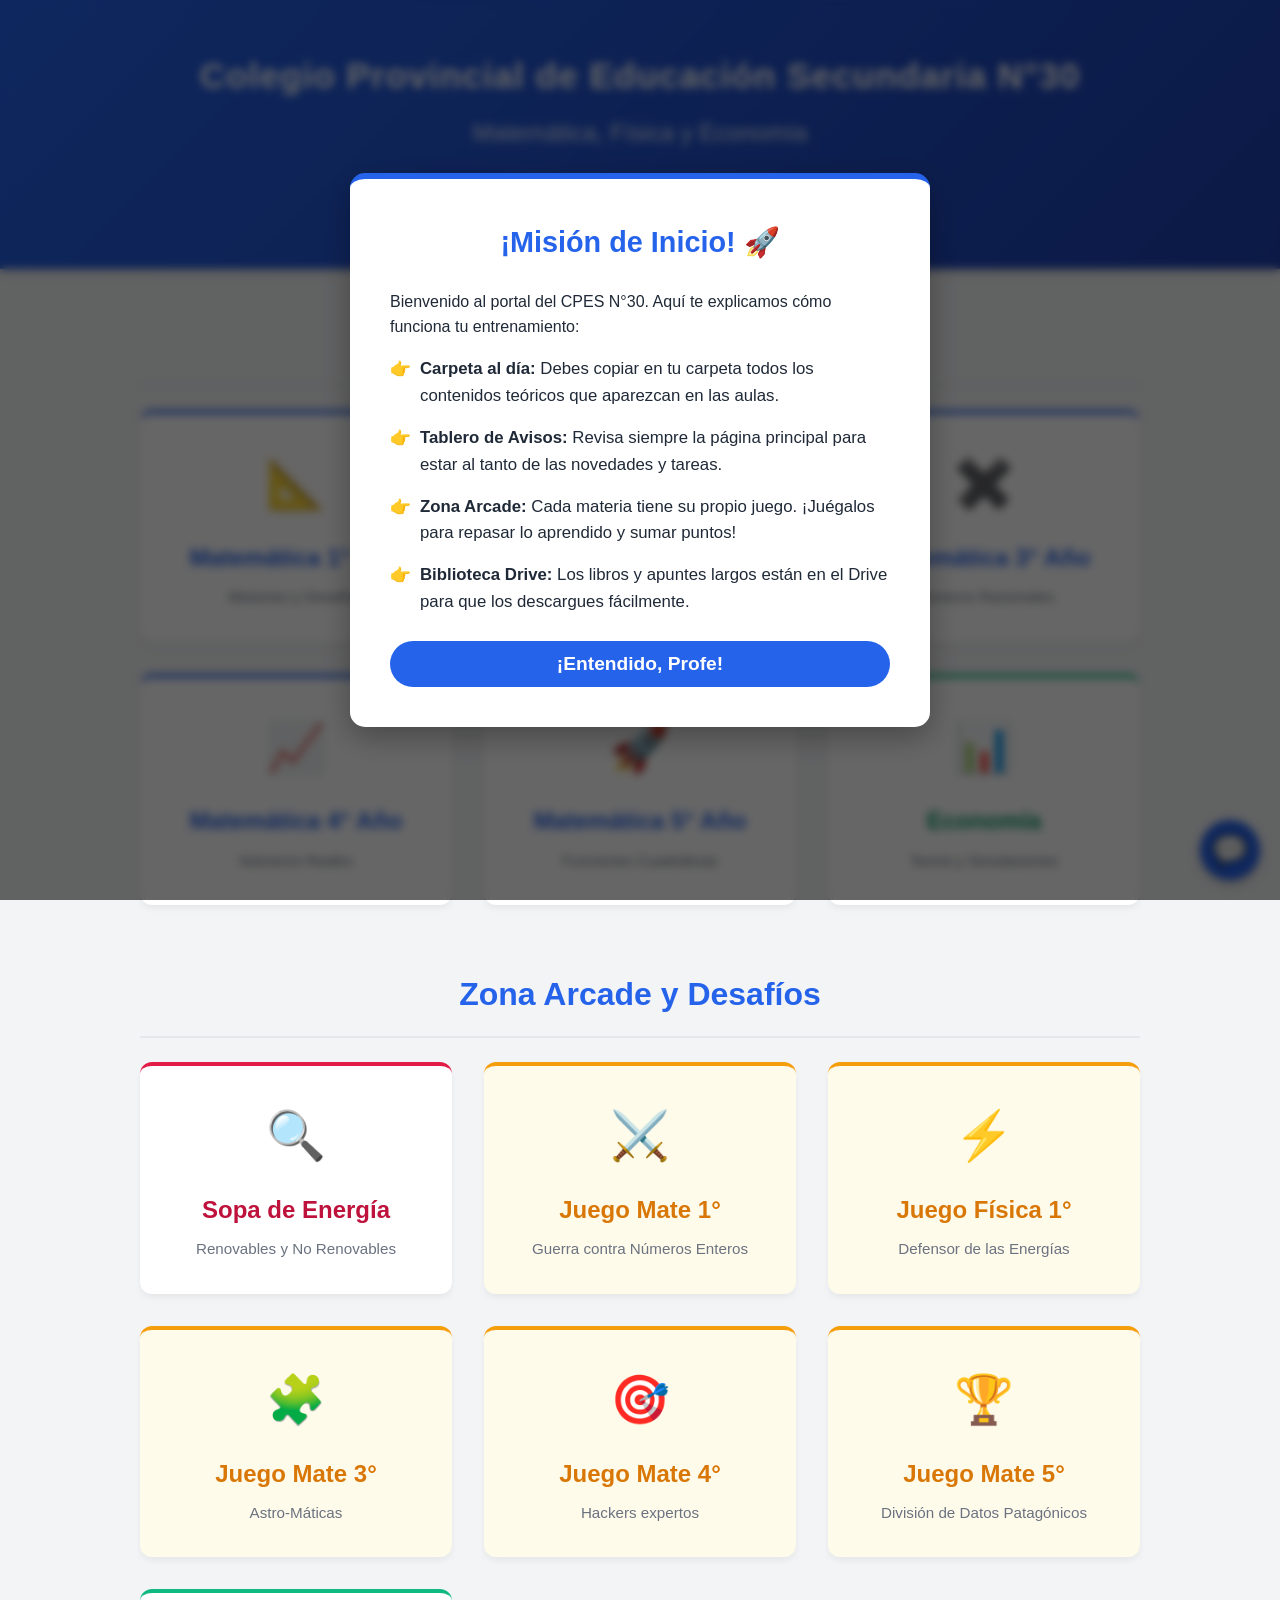
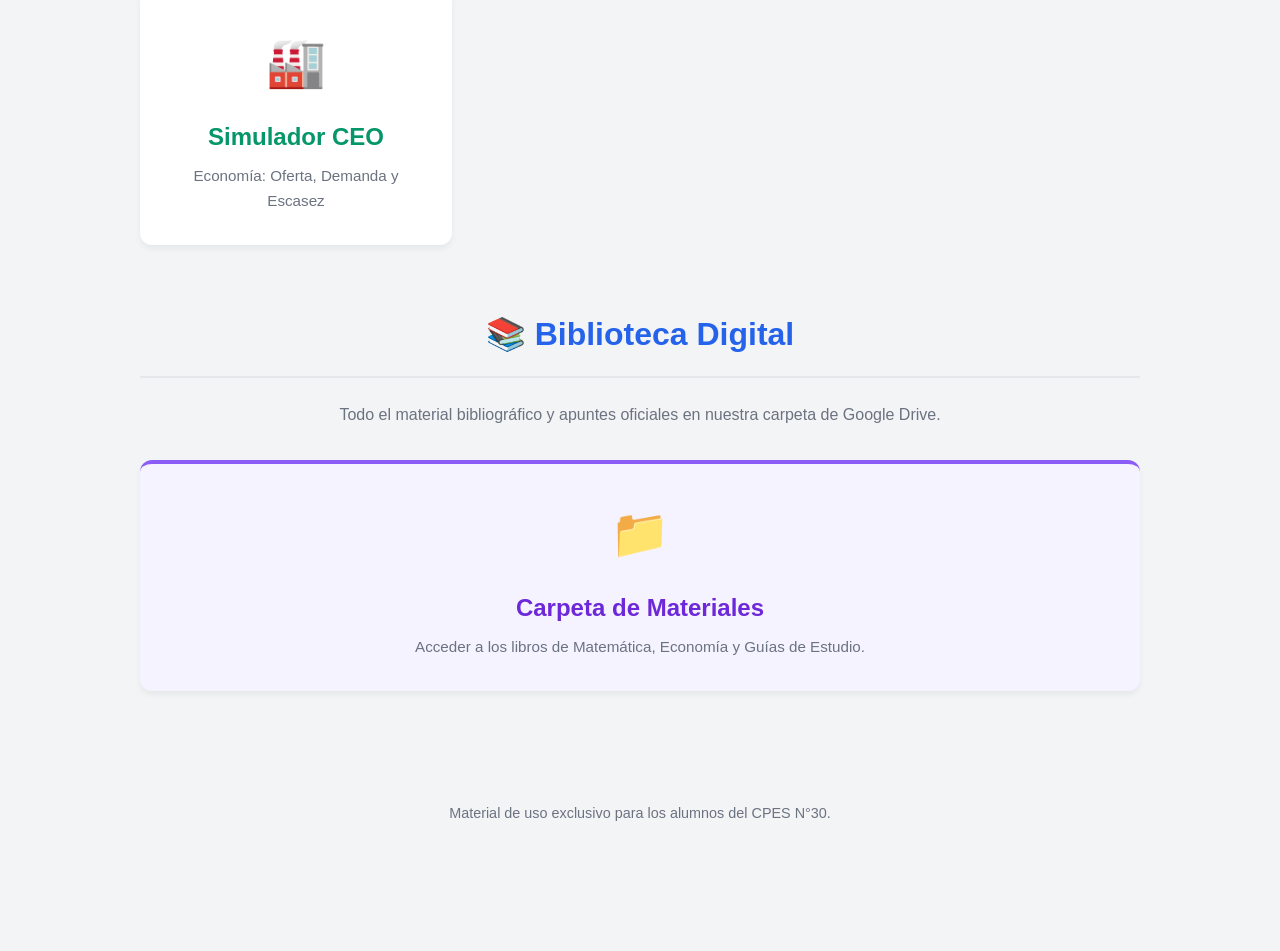
<file: index.html>
<!DOCTYPE html>
<html lang="es">
<head>
    <meta charset="UTF-8">
    <meta name="viewport" content="width=device-width, initial-scale=1.0">
    <title>Portal Educativo - CPES N°30</title>
    <style>
        :root {
            --primary-color: #2563EB; 
            --secondary-color: #1E40AF; 
            --bg-color: #F3F4F6;
            --card-bg: #FFFFFF;
            --text-main: #1F2937;
            --text-muted: #6B7280;
        }

        body {
            font-family: 'Segoe UI', Tahoma, Geneva, Verdana, sans-serif;
            background-color: var(--bg-color);
            color: var(--text-main);
            margin: 0;
            padding: 0;
            line-height: 1.6;
            padding-bottom: 80px; 
        }

        header {
            background: linear-gradient(135deg, var(--primary-color), var(--secondary-color));
            color: white;
            text-align: center;
            padding: 3rem 1rem;
            box-shadow: 0 4px 6px rgba(0,0,0,0.1);
        }

        header h1 { margin: 0; font-size: 2.2rem; letter-spacing: 1px; }
        header h2 { margin: 10px 0 0 0; font-size: 1.5rem; font-weight: 400; color: #DBEAFE; }

        .profesor-badge {
            display: inline-block;
            margin-top: 1.5rem;
            background-color: rgba(255, 255, 255, 0.2);
            padding: 0.5rem 1.5rem;
            border-radius: 50px;
            font-size: 1.1rem;
            font-weight: bold;
            backdrop-filter: blur(5px);
        }

        main { max-width: 1000px; margin: 3rem auto; padding: 0 1rem; }

        .section-title {
            text-align: center;
            color: var(--primary-color);
            font-size: 2rem;
            margin-bottom: 1.5rem;
            border-bottom: 2px solid #E5E7EB;
            padding-bottom: 1rem;
        }

        .grid-cursos, .grid-biblioteca {
            display: grid;
            grid-template-columns: repeat(auto-fit, minmax(280px, 1fr));
            gap: 2rem;
            margin-bottom: 4rem;
        }

        .card {
            background-color: var(--card-bg);
            border-radius: 12px;
            padding: 2rem;
            text-align: center;
            text-decoration: none;
            color: var(--text-main);
            box-shadow: 0 4px 6px rgba(0,0,0,0.05);
            transition: transform 0.3s ease, box-shadow 0.3s ease;
            border-top: 4px solid var(--primary-color);
            display: block;
        }

        .card:hover {
            transform: translateY(-5px);
            box-shadow: 0 10px 15px rgba(0,0,0,0.1);
            border-top-color: #F59E0B;
        }

        .card-icon { font-size: 3rem; margin-bottom: 1rem; }
        .card h3 { margin: 0 0 0.5rem 0; font-size: 1.5rem; color: var(--primary-color); }
        .card p { margin: 0; color: var(--text-muted); font-size: 0.95rem; }

        /* Colores Específicos para Tarjetas */
        .card.economia { border-top-color: #10B981; }
        .card.economia h3 { color: #059669; }
        
        .card.fisica { border-top-color: #E11D48; }
        .card.fisica h3 { color: #BE123C; }
        
        .card.juego { border-top-color: #F59E0B; background-color: #FFFBEB; }
        .card.juego h3 { color: #D97706; }
        
        .card.biblioteca { border-top-color: #8B5CF6; background-color: #F5F3FF; }
        .card.biblioteca h3 { color: #6D28D9; }

        footer { text-align: center; padding: 2rem; color: var(--text-muted); font-size: 0.9rem; }

        /* --- MODAL DE INSTRUCCIONES --- */
        .modal-overlay {
            position: fixed; top: 0; left: 0; width: 100%; height: 100%;
            background: rgba(0,0,0,0.6); backdrop-filter: blur(4px);
            display: flex; justify-content: center; align-items: center;
            z-index: 2000; opacity: 0; visibility: hidden; transition: 0.3s;
        }
        .modal-overlay.active { opacity: 1; visibility: visible; }
        .modal-content {
            background: white; padding: 2.5rem; border-radius: 15px;
            max-width: 500px; width: 90%; text-align: left;
            box-shadow: 0 10px 30px rgba(0,0,0,0.3);
            border-top: 6px solid var(--primary-color);
        }
        .modal-content h2 { color: var(--primary-color); margin-top: 0; text-align: center; font-size: 1.8rem;}
        .modal-content ul { padding-left: 0; margin-bottom: 25px; list-style: none; }
        .modal-content li { margin-bottom: 15px; font-size: 1.05rem; padding-left: 30px; position: relative; }
        .modal-content li::before { content: '👉'; position: absolute; left: 0; }
        .btn-close {
            background: var(--primary-color); color: white; border: none;
            padding: 12px 20px; border-radius: 25px; font-weight: bold;
            cursor: pointer; width: 100%; font-size: 1.2rem;
            transition: background 0.3s;
        }
        .btn-close:hover { background: var(--secondary-color); }

        /* --- CHATBOT STYLE --- */
        .chat-widget { position: fixed; bottom: 20px; right: 20px; z-index: 1000; }
        .chat-btn {
            background-color: var(--primary-color); color: white; border: none;
            border-radius: 50%; width: 60px; height: 60px; font-size: 1.8rem;
            cursor: pointer; box-shadow: 0 4px 10px rgba(0,0,0,0.2);
            transition: transform 0.2s; display: flex; align-items: center; justify-content: center;
        }
        .chat-btn:hover { transform: scale(1.1); }
        
        .typing-indicator {
            display: none;
            padding: 10px 14px;
            background-color: #E0E7FF;
            color: #1E40AF;
            align-self: flex-start;
            border-radius: 15px;
            font-size: 0.9rem;
        }
        
        .typing-indicator.active {
            display: block;
            animation: pulse 1.5s infinite;
        }
        
        @keyframes pulse {
            0% { opacity: 0.6; }
            50% { opacity: 1; }
            100% { opacity: 0.6; }
        }
        
        .chat-window {
            display: none; position: absolute; bottom: 80px; right: 0;
            width: 350px; height: 500px; background-color: #ffffff;
            border-radius: 12px; box-shadow: 0 5px 25px rgba(0,0,0,0.2);
            flex-direction: column; overflow: hidden; border: 1px solid #E5E7EB;
        }
        .chat-header {
            background: linear-gradient(135deg, var(--primary-color), var(--secondary-color));
            color: white; padding: 15px; font-weight: bold;
            display: flex; justify-content: space-between; align-items: center;
        }
        
        .chat-header-actions {
            display: flex; gap: 8px;
        }
        
        .chat-header-btn {
            background: rgba(255,255,255,0.2);
            border: none;
            color: white;
            width: 30px;
            height: 30px;
            border-radius: 50%;
            cursor: pointer;
            font-size: 1rem;
            display: flex;
            align-items: center;
            justify-content: center;
            transition: background 0.3s;
        }
        
        .chat-header-btn:hover {
            background: rgba(255,255,255,0.4);
        }
        
        .chat-body { 
            flex: 1; 
            padding: 15px; 
            overflow-y: auto; 
            background-color: #F9FAFB; 
            display: flex; 
            flex-direction: column; 
            gap: 10px; 
        }
        
        .message { 
            max-width: 85%; 
            padding: 10px 14px; 
            border-radius: 15px; 
            font-size: 0.95rem; 
            word-wrap: break-word;
            line-height: 1.4;
        }
        
        .message a {
            color: #2563EB;
            text-decoration: underline;
        }
        
        .bot-msg { 
            background-color: #E0E7FF; 
            color: #1E40AF; 
            align-self: flex-start; 
            border-bottom-left-radius: 5px;
        }
        
        .user-msg { 
            background-color: var(--primary-color); 
            color: white; 
            align-self: flex-end; 
            border-bottom-right-radius: 5px;
        }
        
        .chat-input-area { 
            display: flex; 
            padding: 10px; 
            border-top: 1px solid #E5E7EB; 
            background: white;
        }
        
        .chat-input-area input { 
            flex: 1; 
            padding: 10px 15px; 
            border: 1px solid #D1D5DB; 
            border-radius: 20px; 
            outline: none; 
            font-size: 0.95rem;
        }
        
        .chat-input-area input:focus {
            border-color: var(--primary-color);
            box-shadow: 0 0 0 2px rgba(37, 99, 235, 0.1);
        }
        
        .chat-input-area button { 
            background-color: var(--primary-color); 
            color: white; 
            border: none; 
            border-radius: 50%; 
            width: 40px; 
            height: 40px; 
            margin-left: 8px; 
            cursor: pointer;
            transition: background 0.3s;
        }
        
        .chat-input-area button:hover {
            background-color: var(--secondary-color);
        }
        
        .chat-input-area button:disabled {
            background-color: #9CA3AF;
            cursor: not-allowed;
        }
        
        .error-message {
            background-color: #FEE2E2;
            color: #991B1B;
            padding: 10px;
            border-radius: 10px;
            font-size: 0.9rem;
            text-align: center;
        }
    </style>
</head>
<body>

    <div id="welcome-modal" class="modal-overlay">
        <div class="modal-content">
            <h2>¡Misión de Inicio! 🚀</h2>
            <p>Bienvenido al portal del CPES N°30. Aquí te explicamos cómo funciona tu entrenamiento:</p>
            <ul>
                <li><strong>Carpeta al día:</strong> Debes copiar en tu carpeta todos los contenidos teóricos que aparezcan en las aulas.</li>
                <li><strong>Tablero de Avisos:</strong> Revisa siempre la página principal para estar al tanto de las novedades y tareas.</li>
                <li><strong>Zona Arcade:</strong> Cada materia tiene su propio juego. ¡Juégalos para repasar lo aprendido y sumar puntos!</li>
                <li><strong>Biblioteca Drive:</strong> Los libros y apuntes largos están en el Drive para que los descargues fácilmente.</li>
            </ul>
            <button onclick="closeModal()" class="btn-close">¡Entendido, Profe!</button>
        </div>
    </div>

    <header>
        <h1>Colegio Provincial de Educación Secundaria N°30</h1>
        <h2>Matemática, Física y Economía</h2>
        <div class="profesor-badge">Profesor: Schroder Gonzalo</div>
    </header>

    <main>
        <h2 class="section-title">Aulas de Clase</h2>
        <div class="grid-cursos">
            <a href="primero.html" class="card">
                <div class="card-icon">📐</div>
                <h3>Matemática 1° Año</h3>
                <p>Misiones y Desafíos</p>
            </a>
            <a href="fisica.html" class="card fisica">
                <div class="card-icon">⚛️</div>
                <h3>Física 1° Año</h3>
                <p>Fenómenos del Universo</p>
            </a>
            <a href="tercero.html" class="card">
                <div class="card-icon">✖️</div>
                <h3>Matemática 3° Año</h3>
                <p>Números Racionales</p>
            </a>
            <a href="cuarto.html" class="card">
                <div class="card-icon">📈</div>
                <h3>Matemática 4° Año</h3>
                <p>Números Reales</p>
            </a>
            <a href="quinto.html" class="card">
                <div class="card-icon">🚀</div>
                <h3>Matemática 5° Año</h3>
                <p>Funciones Cuadráticas</p>
            </a>
            <a href="economia.html" class="card economia">
                <div class="card-icon">📊</div>
                <h3>Economía</h3>
                <p>Teoría y Simulaciones</p>
            </a>
        </div>

        <h2 class="section-title">Zona Arcade y Desafíos</h2>
       
        <div class="grid-cursos">
            <a href="sopa.html" class="card fisica">
                <div class="card-icon">🔍</div>
                <h3>Sopa de Energía</h3>
                <p>Renovables y No Renovables</p>
            </a>
            <a href="juego2.html" class="card juego">
                <div class="card-icon">⚔️</div>
                <h3>Juego Mate 1°</h3>
                <p>Guerra contra Números Enteros</p>
            </a>
            <a href="juego3.html" class="card juego">
                <div class="card-icon">⚡</div>
                <h3>Juego Física 1°</h3>
                <p>Defensor de las Energías</p>
            </a>
            <a href="juego4.html" class="card juego">
                <div class="card-icon">🧩</div>
                <h3>Juego Mate 3°</h3>
                <p>Astro-Máticas</p>
            </a>
            <a href="juego5.html" class="card juego">
                <div class="card-icon">🎯</div>
                <h3>Juego Mate 4°</h3>
                <p>Hackers expertos</p>
            </a>
            <a href="juego6.html" class="card juego">
                <div class="card-icon">🏆</div>
                <h3>Juego Mate 5°</h3>
                <p>División de Datos Patagónicos</p>
            </a>
            <a href="juego7.html" class="card economia">
                <div class="card-icon">🏭</div>
                <h3>Simulador CEO</h3>
                <p>Economía: Oferta, Demanda y Escasez</p>
            </a>
        </div>

        <h2 class="section-title">📚 Biblioteca Digital</h2>
        <p style="text-align: center; color: var(--text-muted); margin-bottom: 2rem;">
            Todo el material bibliográfico y apuntes oficiales en nuestra carpeta de Google Drive.
        </p>
        
        <div class="grid-biblioteca">
            <a href="https://drive.google.com/drive/folders/1JhXmmbtKzVRUa3umwPE4ZgVL9Eo9Ce9c?usp=drive_link" target="_blank" class="card biblioteca">
                <div class="card-icon">📁</div>
                <h3>Carpeta de Materiales</h3>
                <p>Acceder a los libros de Matemática, Economía y Guías de Estudio.</p>
            </a>
        </div>
    </main>

    <footer>
        <p>Material de uso exclusivo para los alumnos del CPES N°30.</p>
    </footer>

    <div class="chat-widget">
        <div class="chat-window" id="chat-window">
            <div class="chat-header">
                <span>👨‍🏫 Prof. Gonzalo Virtual</span>
                <div class="chat-header-actions">
                    <button class="chat-header-btn" onclick="clearChat()" title="Limpiar chat">🔄</button>
                    <button class="chat-header-btn" onclick="toggleChat()" title="Cerrar">✕</button>
                </div>
            </div>
            <div class="chat-body" id="chat-body">
                <div class="typing-indicator" id="typing-indicator">
                    🤖 Escribiendo...
                </div>
            </div>
            <div class="chat-input-area">
                <input 
                    type="text" 
                    id="user-input" 
                    placeholder="Pregunta sobre las materias..." 
                    onkeypress="handleKeyPress(event)"
                    autocomplete="off"
                >
                <button onclick="sendMessage()" id="send-btn">➤</button>
            </div>
        </div>
        <button class="chat-btn" onclick="toggleChat()">💬</button>
    </div>

    <script>
        // ==================== CONFIGURACIÓN DE DEEPSEEK API ====================
        const DEEPSEEK_API_KEY = 'sk-8b63e9eccdf948b8848efca0ca602ef3'; // ⚠️ REEMPLAZA CON TU API KEY REAL
        const DEEPSEEK_API_URL = 'https://api.deepseek.com/v1/chat/completions';
        
        // Contexto del sistema para el chatbot
        const SYSTEM_PROMPT = `Eres el Profesor Virtual Gonzalo del CPES N°30 en Argentina. Ayudas a estudiantes de secundaria con Matemática, Física y Economía.

        INFORMACIÓN DE LA PLATAFORMA:
        - Página principal (index.html): Tiene el tablero de avisos y acceso a todas las secciones
        - Aulas disponibles: Matemática 1°, 3°, 4° y 5° año, Física 1° año, y Economía
        - Zona Arcade: Juegos educativos para cada materia
        - Biblioteca Drive: https://drive.google.com/drive/folders/1JhXmmbtKzVRUa3umwPE4ZgVL9Eo9Ce9c?usp=drive_link

        JUEGOS DISPONIBLES:
        - juego.html: Guerra de Números Enteros (Matemática 1°)
        - juego3.html: Defensor de las Energías (Física 1°)
        - juego4.html: Desafío Racional (Matemática 3°)
        - juego5.html: Aventura de Reales (Matemática 4°)
        - juego6.html: Misión Cuadrática (Matemática 5°)

        REGLAS PARA LOS ESTUDIANTES:
        1. Deben copiar en su carpeta los contenidos teóricos de cada aula
        2. Revisar el tablero de avisos para novedades y tareas
        3. Usar los juegos de la Zona Arcade para practicar
        4. Descargar material bibliográfico desde la Biblioteca Drive

        INSTRUCCIONES:
        - Responde SIEMPRE en español argentino, con tono amigable y motivador
        - Usa emojis ocasionalmente para hacer la conversación más divertida
        - Si preguntan por material bibliográfico, dirige a la Biblioteca Drive
        - Si preguntan por juegos, menciona los disponibles según la materia
        - Si preguntan cómo usar la plataforma, explica las reglas
        - Para conceptos matemáticos, físicos o económicos, da explicaciones claras y ejemplos
        - Mantén las respuestas concisas pero completas (máximo 3-4 párrafos)
        - Si no sabes algo específico del colegio, sugiere consultar al profesor en clase`;

        // ==================== ESTADO DEL CHAT ====================
        let chatOpen = false;
        let conversationHistory = [];
        let isProcessing = false;

        // ==================== INICIALIZACIÓN ====================
        window.onload = function() {
            setTimeout(() => {
                document.getElementById('welcome-modal').classList.add('active');
            }, 500);
            
            // Inicializar el historial de conversación con el prompt del sistema
            conversationHistory.push({
                role: "system",
                content: SYSTEM_PROMPT
            });
        };

        // ==================== MODAL ====================
        function closeModal() {
            document.getElementById('welcome-modal').classList.remove('active');
        }

        // ==================== CHAT WIDGET ====================
        function toggleChat() {
            chatOpen = !chatOpen;
            const chatWindow = document.getElementById('chat-window');
            chatWindow.style.display = chatOpen ? 'flex' : 'none';
            
            if (chatOpen && document.getElementById('chat-body').children.length <= 1) {
                // Solo el typing indicator está presente
                addMessage("¡Hola! Soy tu profesor virtual con inteligencia artificial. 🤖 ¿En qué puedo ayudarte hoy? Podés preguntarme sobre las materias, los juegos o cómo usar la plataforma.", 'bot');
            }
            
            if (chatOpen) {
                document.getElementById('user-input').focus();
            }
        }

        function clearChat() {
            const chatBody = document.getElementById('chat-body');
            // Mantener solo el typing indicator
            chatBody.innerHTML = '<div class="typing-indicator" id="typing-indicator">🤖 Escribiendo...</div>';
            
            // Reiniciar historial de conversación
            conversationHistory = [{
                role: "system",
                content: SYSTEM_PROMPT
            }];
            
            addMessage("¡Chat reiniciado! ¿En qué puedo ayudarte? 🚀", 'bot');
        }

        function handleKeyPress(e) {
            if (e.key === 'Enter' && !isProcessing) {
                sendMessage();
            }
        }

        async function sendMessage() {
            if (isProcessing) return;
            
            const userInput = document.getElementById('user-input');
            const sendBtn = document.getElementById('send-btn');
            const text = userInput.value.trim();
            
            if (text === '') return;
            
            // Agregar mensaje del usuario
            addMessage(text, 'user');
            userInput.value = '';
            
            // Deshabilitar input mientras se procesa
            isProcessing = true;
            sendBtn.disabled = true;
            userInput.disabled = true;
            
            // Agregar al historial
            conversationHistory.push({
                role: "user",
                content: text
            });
            
            // Mostrar indicador de escritura
            showTypingIndicator();
            
            try {
                // Llamar a la API de DeepSeek
                const botResponse = await callDeepSeekAPI(conversationHistory);
                
                // Ocultar indicador de escritura
                hideTypingIndicator();
                
                // Agregar respuesta del bot
                addMessage(botResponse, 'bot');
                
                // Agregar al historial
                conversationHistory.push({
                    role: "assistant",
                    content: botResponse
                });
                
            } catch (error) {
                console.error('Error:', error);
                hideTypingIndicator();
                
                // Fallback a respuestas locales si la API falla
                const fallbackResponse = getLocalResponse(text.toLowerCase());
                addMessage(fallbackResponse + "<br><br><small>⚠️ Modo sin conexión - Respuesta local</small>", 'bot');
                
                conversationHistory.push({
                    role: "assistant",
                    content: fallbackResponse
                });
            } finally {
                // Re-habilitar input
                isProcessing = false;
                sendBtn.disabled = false;
                userInput.disabled = false;
                userInput.focus();
            }
        }

        // ==================== DEEPSEEK API ====================
        async function callDeepSeekAPI(messages) {
            // Mantener solo los últimos 10 mensajes para no exceder el contexto
            const recentMessages = messages.slice(-10);
            
            // Asegurar que el system prompt esté siempre presente
            if (recentMessages[0].role !== "system") {
                recentMessages.unshift({
                    role: "system",
                    content: SYSTEM_PROMPT
                });
            }
            
            const response = await fetch(DEEPSEEK_API_URL, {
                method: 'POST',
                headers: {
                    'Content-Type': 'application/json',
                    'Authorization': `Bearer ${DEEPSEEK_API_KEY}`
                },
                body: JSON.stringify({
                    model: "deepseek-chat",
                    messages: recentMessages,
                    temperature: 0.7,
                    max_tokens: 500,
                    top_p: 0.9
                })
            });
            
            if (!response.ok) {
                const errorData = await response.json();
                throw new Error(errorData.error?.message || `Error HTTP: ${response.status}`);
            }
            
            const data = await response.json();
            return data.choices[0].message.content;
        }

        // ==================== UI HELPERS ====================
        function addMessage(text, sender) {
            const chatBody = document.getElementById('chat-body');
            const msgDiv = document.createElement('div');
            msgDiv.classList.add('message', sender === 'bot' ? 'bot-msg' : 'user-msg');
            msgDiv.innerHTML = text.replace(/\n/g, '<br>');
            
            // Insertar antes del typing indicator
            const typingIndicator = document.getElementById('typing-indicator');
            chatBody.insertBefore(msgDiv, typingIndicator);
            
            // Scroll al fondo
            chatBody.scrollTop = chatBody.scrollHeight;
        }

        function showTypingIndicator() {
            document.getElementById('typing-indicator').classList.add('active');
        }

        function hideTypingIndicator() {
            document.getElementById('typing-indicator').classList.remove('active');
        }

        // ==================== FALLBACK LOCAL ====================
        function getLocalResponse(input) {
            const driveLink = "https://drive.google.com/drive/folders/1JhXmmbtKzVRUa3umwPE4ZgVL9Eo9Ce9c?usp=drive_link";
            
            if (input.includes('guia') || input.includes('ayuda') || input.includes('funciona') || input.includes('hacer') || input.includes('instrucciones')) {
                return "¡Te explico rápido! 📝<br><br>1️⃣ <strong>Copiar:</strong> Pasa a tu carpeta los textos de cada aula.<br>2️⃣ <strong>Avisos:</strong> Revisa el inicio por tareas nuevas.<br>3️⃣ <strong>Jugar:</strong> Ve a la Zona Arcade para sumar puntos.<br>4️⃣ <strong>Drive:</strong> Descarga los PDF desde la Biblioteca.";
            } else if (input.includes('juego') || input.includes('jugar') || input.includes('guerra') || input.includes('entero')) {
                return "¡Tenemos juegos para todos los cursos en la Zona Arcade! 🎮<br><br>- <a href='juego.html'>Guerra de Enteros (Mate 1°)</a><br>- <a href='juego3.html'>Defensor de Energía (Física 1°)</a><br>- <a href='juego4.html'>Juego Mate 3°</a><br>- <a href='juego5.html'>Juego Mate 4°</a><br>- <a href='juego6.html'>Juego Mate 5°</a>";
            } else if (input.includes('libro') || input.includes('pdf') || input.includes('descargar') || input.includes('material') || input.includes('bibliografia') || input.includes('drive')) {
                return "Debido al tamaño de los libros, los hemos mudado a Google Drive para que los descargues rápido. 📚<br><br>Encuentra todo aquí: <a href='" + driveLink + "' target='_blank'>Abrir Carpeta de Materiales</a>.";
            } else if (input.includes('matematica') || input.includes('mate')) {
                return "Tenemos misiones desde 1° a 5° año. También puedes encontrar el libro de Matemática en la <a href='" + driveLink + "' target='_blank'>Biblioteca Drive</a>.";
            } else if (input.includes('economia') || input.includes('economía')) {
                return "En el aula de <a href='economia.html'>Economía</a> tienes teoría, y en el <a href='" + driveLink + "' target='_blank'>Drive</a> está el apunte completo.";
            } else if (input.includes('fisica') || input.includes('física')) {
                return "¡Explora el universo en el <a href='fisica.html'>Aula de Física</a> y luego prueba el <a href='juego3.html'>Juego de Energía</a>!";
            } else {
                return "No estoy seguro, pero puedes pedirme <strong>ayuda</strong> para saber cómo usar la plataforma, o buscar 'juego', 'libro', 'física' o tu año. ¡O entra a la <a href='" + driveLink + "' target='_blank'>Biblioteca</a>!";
            }
        }
    </script>
</body>
</html>
</file>
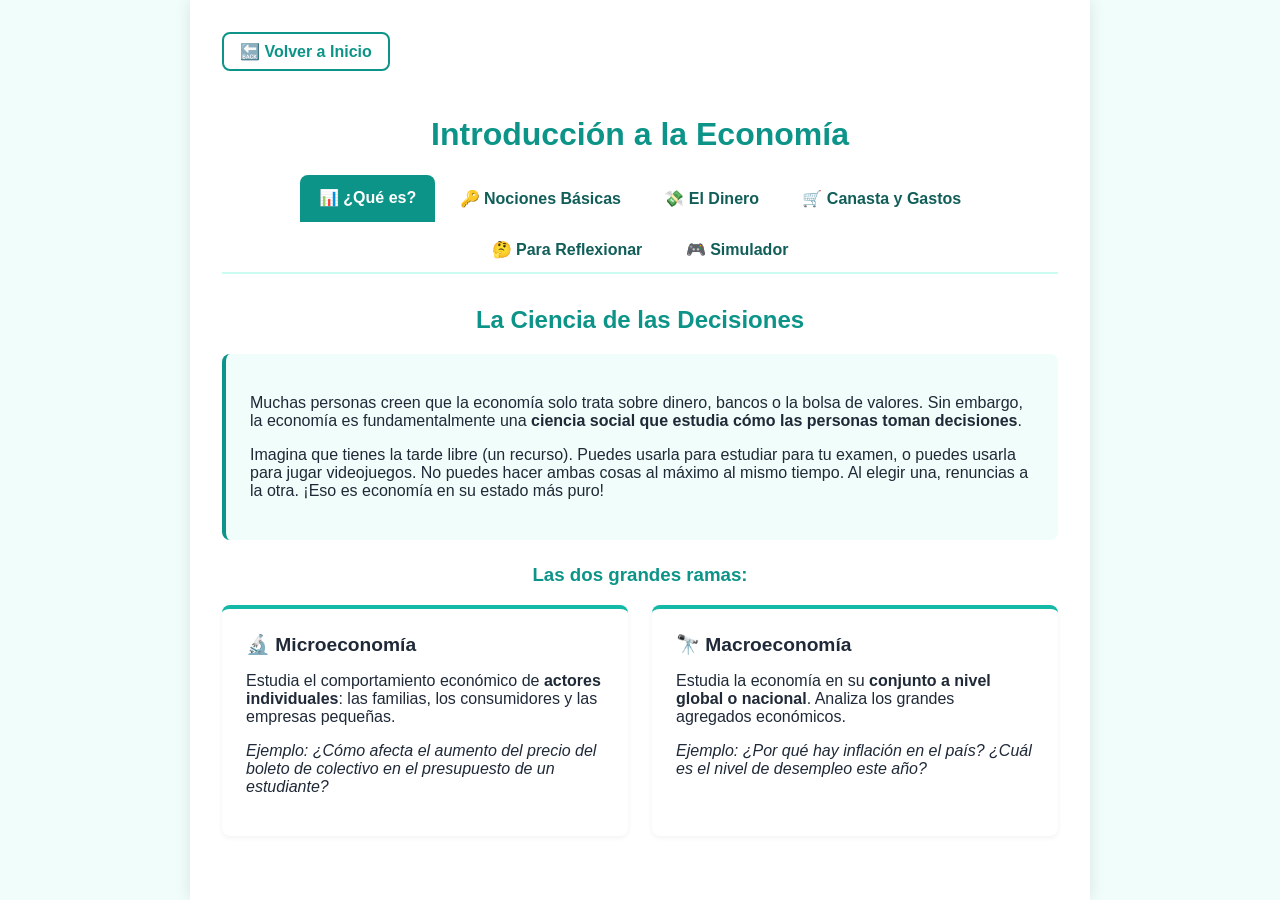
<file: economia.html>
<!DOCTYPE html>
<html lang="es">
<head>
    <meta charset="UTF-8">
    <meta name="viewport" content="width=device-width, initial-scale=1.0">
    <title>Introducción a la Economía</title>
    <style>
        :root {
            --primary: #0D9488; /* Turquesa oscuro / Teal */
            --secondary: #14B8A6;
            --background: #F0FDFA; /* Fondo muy suave turquesa */
            --text: #1F2937;
            --white: #FFFFFF;
            --accent: #F59E0B; /* Naranja para contrastar */
        }
        body {
            font-family: 'Segoe UI', Tahoma, Geneva, Verdana, sans-serif;
            background-color: var(--background);
            color: var(--text);
            margin: 0;
            padding: 0;
            display: flex;
            justify-content: center;
        }
        .container {
            width: 100%;
            max-width: 900px;
            background-color: var(--white);
            min-height: 100vh;
            box-shadow: 0 0 15px rgba(0,0,0,0.1);
            padding: 2rem;
            box-sizing: border-box;
        }
        h1, h2, h3, h4 {
            color: var(--primary);
            text-align: center;
        }
        h4 { margin-bottom: 0.5rem; color: #1F2937; }

        /* Botón Volver */
        .btn-volver {
            display: inline-flex;
            align-items: center;
            background-color: var(--white);
            color: var(--primary);
            border: 2px solid var(--primary);
            padding: 0.5rem 1rem;
            font-size: 1rem;
            font-weight: bold;
            border-radius: 8px;
            text-decoration: none;
            cursor: pointer;
            transition: all 0.2s;
            margin-bottom: 1.5rem;
            gap: 8px;
        }
        .btn-volver:hover {
            background-color: var(--primary);
            color: var(--white);
            transform: translateY(-2px);
        }

        /* Pestañas */
        .tabs {
            display: flex;
            justify-content: center;
            margin-bottom: 2rem;
            border-bottom: 2px solid #CCFBF1;
            flex-wrap: wrap;
            gap: 5px;
        }
        .tab-btn {
            background: none;
            border: none;
            padding: 0.8rem 1.2rem;
            font-size: 1rem;
            font-weight: bold;
            cursor: pointer;
            color: #115E59;
            transition: all 0.3s ease;
            border-radius: 8px 8px 0 0;
        }
        .tab-btn:hover { background-color: #CCFBF1; }
        .tab-btn.active {
            color: var(--white);
            background-color: var(--primary);
            border-bottom: 3px solid var(--primary);
        }
        .tab-content { display: none; animation: fadeIn 0.4s; }
        .tab-content.active { display: block; }
        @keyframes fadeIn {
            from { opacity: 0; transform: translateY(5px); }
            to { opacity: 1; transform: translateY(0); }
        }

        /* Contenido Teórico */
        .theory-section {
            background-color: #F0FDFA;
            padding: 1.5rem;
            border-radius: 8px;
            margin-bottom: 1.5rem;
            border-left: 4px solid var(--primary);
        }
        .theory-section ul { margin-top: 0.5rem; }
        .theory-section li { margin-bottom: 0.5rem; line-height: 1.5; }
        
        .grid-cards {
            display: grid;
            grid-template-columns: repeat(auto-fit, minmax(300px, 1fr));
            gap: 1.5rem;
            margin-top: 1rem;
        }

        .concept-box {
            background: var(--white);
            padding: 1.5rem;
            border-radius: 8px;
            box-shadow: 0 2px 5px rgba(0,0,0,0.05);
            border-top: 4px solid var(--secondary);
        }
        .concept-box h4 { margin-top: 0; font-size: 1.2rem; display: flex; align-items: center; gap: 8px; }
        
        /* Reflexiones */
        .reflection-card {
            background-color: #FFFBEB; /* Amarillo suave */
            border: 1px solid #FDE68A;
            border-left: 4px solid var(--accent);
            padding: 1.5rem;
            margin-bottom: 1.5rem;
            border-radius: 6px;
        }
        .reflection-card h4 { color: #B45309; text-align: left; }

        /* Juegos e Interactivos */
        .game-container {
            text-align: center;
            background-color: #FAFAF9;
            padding: 2rem;
            border-radius: 12px;
            border: 2px dashed #D6D3D1;
            margin-bottom: 2rem;
        }
        .score-board {
            font-size: 1.2rem;
            font-weight: bold;
            margin-bottom: 1rem;
            color: var(--primary);
        }
        .question-box {
            font-size: 1.3rem;
            margin: 1.5rem 0;
            padding: 1.5rem;
            background-color: var(--white);
            border-radius: 10px;
            box-shadow: 0 4px 6px rgba(0,0,0,0.05);
            line-height: 1.6;
        }
        
        .options-grid {
            display: grid;
            grid-template-columns: 1fr;
            gap: 1rem;
            margin-bottom: 1.5rem;
        }
        .option-btn {
            background-color: var(--white);
            border: 2px solid var(--secondary);
            color: var(--text);
            padding: 1rem;
            font-size: 1.1rem;
            border-radius: 8px;
            cursor: pointer;
            transition: all 0.2s;
            text-align: left;
        }
        .option-btn:hover { background-color: var(--secondary); transform: translateX(5px); color: var(--white); }

        .btn-action {
            background-color: var(--primary);
            color: white;
            border: none;
            padding: 0.8rem 1.5rem;
            font-size: 1.1rem;
            font-weight: bold;
            border-radius: 8px;
            cursor: pointer;
            transition: all 0.2s;
        }
        .btn-action:hover { background-color: #0F766E; transform: scale(1.02); }

        .feedback { margin-top: 1rem; font-weight: bold; font-size: 1.1rem; min-height: 3rem; }
        .correct { color: #059669; }
        .incorrect { color: #DC2626; }
        
        .activity-list ul { column-count: 2; gap: 2rem; margin-bottom: 0; padding-left: 1.5rem; }
        @media (max-width: 600px) { .activity-list ul { column-count: 1; } }
    </style>
</head>
<body>

<div class="container">
    
    <a href="index.html" class="btn-volver">🔙 Volver a Inicio</a>

    <h1>Introducción a la Economía</h1>
    
    <div class="tabs">
        <button class="tab-btn active" onclick="openTab('que-es', this)">📊 ¿Qué es?</button>
        <button class="tab-btn" onclick="openTab('conceptos', this)">🔑 Nociones Básicas</button>
        <button class="tab-btn" onclick="openTab('dinero', this)">💸 El Dinero</button>
        <button class="tab-btn" onclick="openTab('canasta', this)">🛒 Canasta y Gastos</button>
        <button class="tab-btn" onclick="openTab('reflexion', this)">🤔 Para Reflexionar</button>
        <button class="tab-btn" onclick="openTab('juego', this)">🎮 Simulador</button>
    </div>

    <div id="que-es" class="tab-content active">
        <h2>La Ciencia de las Decisiones</h2>
        <div class="theory-section">
            <p>Muchas personas creen que la economía solo trata sobre dinero, bancos o la bolsa de valores. Sin embargo, la economía es fundamentalmente una <strong>ciencia social que estudia cómo las personas toman decisiones</strong>.</p>
            <p>Imagina que tienes la tarde libre (un recurso). Puedes usarla para estudiar para tu examen, o puedes usarla para jugar videojuegos. No puedes hacer ambas cosas al máximo al mismo tiempo. Al elegir una, renuncias a la otra. ¡Eso es economía en su estado más puro!</p>
        </div>

        <h3>Las dos grandes ramas:</h3>
        <div class="grid-cards">
            <div class="concept-box">
                <h4>🔬 Microeconomía</h4>
                <p>Estudia el comportamiento económico de <strong>actores individuales</strong>: las familias, los consumidores y las empresas pequeñas.</p>
                <p><em>Ejemplo: ¿Cómo afecta el aumento del precio del boleto de colectivo en el presupuesto de un estudiante?</em></p>
            </div>
            <div class="concept-box">
                <h4>🔭 Macroeconomía</h4>
                <p>Estudia la economía en su <strong>conjunto a nivel global o nacional</strong>. Analiza los grandes agregados económicos.</p>
                <p><em>Ejemplo: ¿Por qué hay inflación en el país? ¿Cuál es el nivel de desempleo este año?</em></p>
            </div>
        </div>
    </div>

    <div id="conceptos" class="tab-content">
        <h2>Conceptos Fundamentales</h2>
        <p>Toda la teoría económica se construye sobre estos pilares. Entenderlos es cambiar la forma en la que ves el mundo.</p>

        <div class="grid-cards">
            <div class="concept-box">
                <h4>⏳ La Escasez</h4>
                <p>Es el problema económico fundamental. Consiste en que <strong>nuestros deseos y necesidades son infinitos, pero los recursos para satisfacerlos son limitados</strong> (tiempo, dinero, materias primas).</p>
            </div>
            <div class="concept-box">
                <h4>⚖️ Costo de Oportunidad</h4>
                <p>Al elegir algo, siempre renuncias a otra cosa. El costo de oportunidad es <strong>el valor de la mejor alternativa a la que renuncias</strong> cuando tomas una decisión.</p>
            </div>
            <div class="concept-box">
                <h4>🛒 Bienes y Servicios</h4>
                <p>Son los elementos que satisfacen nuestras necesidades. Los <strong>Bienes</strong> son tangibles (ropa, comida, un auto). Los <strong>Servicios</strong> son intangibles, acciones (educación, transporte, streaming).</p>
            </div>
            <div class="concept-box">
                <h4>📈 Oferta y Demanda</h4>
                <p>Es el motor del mercado. La <strong>Oferta</strong> es la cantidad que los vendedores quieren vender. La <strong>Demanda</strong> es la cantidad que los compradores quieren comprar.</p>
            </div>
        </div>
    </div>

    <div id="dinero" class="tab-content">
        <h2>El Dinero y su Evolución</h2>
        
        <div class="theory-section">
            <p>El dinero es cualquier elemento aceptado de forma generalizada por una sociedad para el intercambio de bienes y servicios. Para ser verdaderamente "dinero", debe cumplir tres funciones principales:</p>
            <ul>
                <li><strong>Medio de cambio:</strong> Evita que tengamos que intercambiar vacas por zapatos (trueque).</li>
                <li><strong>Unidad de cuenta:</strong> Nos permite medir y comparar el valor de cosas muy distintas (ponerles "precio").</li>
                <li><strong>Reserva de valor:</strong> Te permite guardar el fruto de tu trabajo hoy para gastarlo en el futuro sin que se pudra (como pasaría si ahorraras en tomates).</li>
            </ul>
        </div>

        <h3>Historia: ¿Cómo llegamos a las billeteras virtuales?</h3>
        <div class="grid-cards">
            <div class="concept-box">
                <h4>🤝 1. El Trueque</h4>
                <p>Intercambio directo de un bien por otro. Era ineficiente: requería que ambas personas necesitaran exactamente lo que el otro ofrecía (doble coincidencia de necesidades).</p>
            </div>
            <div class="concept-box">
                <h4>🧂 2. Dinero Mercancía</h4>
                <p>Se empezaron a usar bienes con valor propio que todos querían: sal (origen de la palabra "salario"), ganado, cacao, y posteriormente <strong>oro y plata</strong> por ser divisibles y duraderos.</p>
            </div>
            <div class="concept-box">
                <h4>📄 3. Dinero Fiduciario</h4>
                <p>Son los billetes y monedas actuales. Ya no están respaldados en oro. Su valor proviene exclusivamente de la <strong>confianza</strong> (fe) de la gente y de que son emitidos por un Banco Central legalmente.</p>
            </div>
            <div class="concept-box">
                <h4>💻 4. Dinero Digital</h4>
                <p>La forma más moderna. El dinero dejó de ser físico para convertirse en registros digitales en bancos, billeteras virtuales y criptomonedas. Es rápido y global.</p>
            </div>
        </div>
    </div>

    <div id="canasta" class="tab-content">
        <h2>Canasta Básica y Presupuesto</h2>
        
        <div class="theory-section">
            <h3>¿Qué es la Canasta Básica?</h3>
            <p>Es un conjunto ideal de bienes y servicios indispensables para que una persona o familia pueda cubrir sus necesidades vitales. Los organismos oficiales (como el INDEC) la calculan relevando los precios de los supermercados (IPC) para determinar quiénes cubren sus necesidades.</p>
            <ul>
                <li><strong>CBA (Canasta Básica Alimentaria):</strong> Mide únicamente el costo de los alimentos para no desnutrirse. Quien no logra pagar esta canasta está por debajo de la <strong>Línea de Indigencia</strong>.</li>
                <li><strong>CBT (Canasta Básica Total):</strong> Incluye la comida (CBA) más bienes y servicios no alimentarios (ropa, transporte, educación, salud). Quien no la cubre se encuentra por debajo de la <strong>Línea de Pobreza</strong>.</li>
            </ul>
        </div>

        <div class="game-container" style="background-color: #EEF2FF; border-color: #A5B4FC;">
            <h2 style="color: #4F46E5;">👥 Actividad Grupal: Controlando la Billetera</h2>
            <p>Para administrar tu dinero, el primer paso es saber en qué se te va. En grupos, repasen los siguientes conceptos y resuelvan la actividad.</p>
            
            <div class="grid-cards" style="text-align: left;">
                <div class="concept-box" style="border-top-color: #EF4444;">
                    <h4>📌 Gastos Fijos</h4>
                    <p>Son regulares, obligatorios y su monto es predecible o siempre el mismo mes a mes.</p>
                    <p><em>Ej: Alquiler, internet, cuota de la escuela.</em></p>
                </div>
                <div class="concept-box" style="border-top-color: #3B82F6;">
                    <h4>📊 Gastos Variables</h4>
                    <p>Son necesarios y suceden todos los meses, pero su monto cambia según cuánto consumas.</p>
                    <p><em>Ej: Supermercado, luz, gas.</em></p>
                </div>
                <div class="concept-box" style="border-top-color: #F59E0B;">
                    <h4>🐜 Gastos Hormiga</h4>
                    <p>Gastos muy pequeños, invisibles y casi diarios que parecen inofensivos, pero sumados a fin de mes representan un dineral.</p>
                    <p><em>Ej: Kiosco, cafés al paso, microtransacciones.</em></p>
                </div>
            </div>
            
            <div class="activity-list" style="margin-top: 2rem; padding: 1.5rem; background: white; border-radius: 8px; text-align: left; box-shadow: 0 4px 6px rgba(0,0,0,0.05);">
                <p style="margin-top: 0; color: var(--primary); font-size: 1.1rem;"><strong>💬 Para debatir en el pizarrón:</strong> Clasifiquen los siguientes gastos en <em>Fijo</em>, <em>Variable</em> o <em>Hormiga</em>.</p>
                <ul>
                    <li>Suscripción mensual de Netflix/Spotify.</li>
                    <li>Compra semanal en el supermercado.</li>
                    <li>Un alfajor o gaseosa en el recreo.</li>
                    <li>Factura del servicio de agua.</li>
                    <li>Cargar diamantes o pases de batalla en Mobile Legends.</li>
                    <li>Zapatillas nuevas porque se rompieron las viejas.</li>
                    <li>Seguro del auto.</li>
                    <li>El chicle que compras esperando el colectivo.</li>
                </ul>
            </div>
        </div>
    </div>

    <div id="reflexion" class="tab-content">
        <h2>Gimnasia Mental Económica</h2>
        <p>Lee estas situaciones y piensa en ellas. En economía, las cosas no siempre son lo que parecen a simple vista.</p>

        <div class="reflection-card">
            <h4>La Paradoja del Valor (Agua vs. Diamantes)</h4>
            <p>El agua es absolutamente esencial para la vida humana; sin ella morimos en pocos días. Los diamantes no son esenciales.</p>
            <p><strong>Pregunta:</strong> Si el agua es más importante que un diamante, ¿por qué el agua es tan barata y los diamantes cuestan millones?</p>
            <p><em>Pista: Piensa en el concepto de "escasez".</em></p>
        </div>

        <div class="reflection-card">
            <h4>El Efecto Cobra (Incentivos Perversos)</h4>
            <p>El gobierno de una ciudad ofreció dinero a cambio de cobras muertas para reducir la plaga. La gente empezó a <strong>criar cobras en secreto</strong> para matarlas y cobrar. Al suspenderse el pago, soltaron las cobras y la plaga empeoró.</p>
            <p><strong>Pregunta:</strong> ¿Qué nos enseña esto sobre cómo reaccionan las personas a los incentivos económicos?</p>
        </div>

        <div class="reflection-card">
            <h4>Sueldos Desiguales</h4>
            <p>Un cirujano salva vidas estudiando 10 años. Un futbolista famoso juega un partido a la semana por entretenimiento.</p>
            <p><strong>Pregunta:</strong> ¿Por qué el futbolista gana millones más? Analiza la oferta de personas con ese talento y la demanda de la gente dispuesta a pagar entradas/suscripciones vs. consultas médicas.</p>
        </div>
    </div>

    <div id="juego" class="tab-content">
        <div class="game-container">
            <h2>Simulador de Decisiones</h2>
            <p>Analiza el escenario y elige la respuesta económica correcta.</p>
            
            <div class="score-board">Aciertos Seguidos: <span id="score-juego" style="color: var(--accent);">0</span></div>
            
            <div class="question-box" id="scenario-display">
                </div>
            
            <div class="options-grid" id="options-container">
                </div>

            <div id="feedback-juego" class="feedback"></div>
            <button class="btn-action" style="margin-top: 1rem; display: none;" id="next-btn-juego" onclick="generateScenario()">Siguiente Caso ➡️</button>
        </div>
    </div>

</div>

<script>
    // --- NAVEGACIÓN ---
    function openTab(tabName, btnElement) {
        document.querySelectorAll('.tab-content').forEach(tab => tab.classList.remove('active'));
        document.querySelectorAll('.tab-btn').forEach(btn => btn.classList.remove('active'));
        document.getElementById(tabName).classList.add('active');
        btnElement.classList.add('active');
    }

    // --- LÓGICA DEL SIMULADOR ECONÓMICO ---
    let scoreJuego = 0;
    let currentCorrectIndex = -1;

    // Banco de preguntas expandido
    const scenarios = [
        {
            q: "Tienes $10.000 ahorrados. Decides ir a un recital en lugar de comprarte ropa nueva. ¿Cuál es tu Costo de Oportunidad?",
            options: [
                "Los $10.000 que gastaste en la entrada.",
                "La ropa nueva que dejaste de comprar.",
                "El tiempo que pasaste en el recital.",
                "La alegría de ver a la banda."
            ],
            correct: 1,
            exp: "El Costo de Oportunidad es la MEJOR ALTERNATIVA a la que renunciaste (la ropa)."
        },
        {
            q: "Una helada destruye gran parte de la cosecha de tomates. ¿Qué pasará con el precio del tomate en las verdulerías?",
            options: [
                "El precio bajará para que la gente compre rápido.",
                "El precio se mantendrá igual.",
                "El precio subirá porque hay escasez y la oferta disminuyó.",
                "El Estado regalará los tomates restantes."
            ],
            correct: 2,
            exp: "Cuando la oferta disminuye (menos tomates) pero la demanda sigue igual, los precios suben por escasez."
        },
        {
            q: "Un billete de mil pesos cuesta centavos fabricarlo en papel y tinta. ¿Por qué aceptamos usarlo para comprar bienes mucho más valiosos?",
            options: [
                "Porque está hecho de un papel mágico.",
                "Porque el banco central guarda oro por el mismo valor del billete.",
                "Porque es dinero fiduciario: confiamos en que otros lo aceptarán por ley.",
                "Porque el valor intrínseco del papel es muy alto."
            ],
            correct: 2,
            exp: "El dinero moderno es fiduciario (viene de la palabra fe/confianza). Se basa en la confianza y el respaldo institucional, no en oro físico."
        },
        {
            q: "Si una familia no logra generar los ingresos suficientes en un mes para poder comprar la Canasta Básica Alimentaria (CBA), se dice que...",
            options: [
                "Se encuentra por debajo de la línea de pobreza.",
                "Se encuentra por debajo de la línea de indigencia.",
                "Tiene demasiados gastos fijos.",
                "Sufre de exceso de oferta."
            ],
            correct: 1,
            exp: "La Canasta Básica Alimentaria (CBA) delimita la línea de indigencia. La Canasta Básica Total (CBT) delimita la pobreza."
        },
        {
            q: "Todos los días compras un alfajor y recargas un poco de crédito para un juego en tu celular. Al final del mes te quedas sin ahorros. ¿Qué tipo de gasto es este?",
            options: [
                "Gasto Fijo",
                "Gasto Variable",
                "Costo de Oportunidad",
                "Gasto Hormiga"
            ],
            correct: 3,
            exp: "Los gastos hormiga son desembolsos minúsculos, repetitivos y prescindibles que agujerean el presupuesto silenciosamente."
        },
        {
            q: "¿Por qué decimos que la Escasez es el problema principal de la economía?",
            options: [
                "Porque los gobiernos roban el dinero.",
                "Porque nuestros deseos son ilimitados, pero los recursos son limitados.",
                "Porque la gente no sabe ahorrar.",
                "Porque hay escasez de dinero en los bancos."
            ],
            correct: 1,
            exp: "La esencia de la economía es administrar recursos limitados frente a necesidades infinitas."
        }
    ];

    let currentQuestionData = null;

    function generateScenario() {
        document.getElementById('feedback-juego').innerHTML = "";
        document.getElementById('next-btn-juego').style.display = "none";
        document.getElementById('options-container').style.pointerEvents = "auto";
        
        const randomIndex = Math.floor(Math.random() * scenarios.length);
        currentQuestionData = scenarios[randomIndex];
        currentCorrectIndex = currentQuestionData.correct;

        document.getElementById('scenario-display').innerHTML = currentQuestionData.q;
        
        let optionsHtml = "";
        for (let i = 0; i < currentQuestionData.options.length; i++) {
            optionsHtml += `<button class="option-btn" onclick="checkAnswer(this, ${i})">${currentQuestionData.options[i]}</button>`;
        }
        document.getElementById('options-container').innerHTML = optionsHtml;
    }

    function checkAnswer(btnElement, selectedIndex) {
        document.getElementById('options-container').style.pointerEvents = "none";
        const feedback = document.getElementById('feedback-juego');
        let buttons = document.querySelectorAll('.option-btn');

        if (selectedIndex === currentCorrectIndex) {
            btnElement.style.backgroundColor = "#10B981";
            btnElement.style.color = "white";
            scoreJuego += 1;
            feedback.innerHTML = `¡Correcto! ✅<br><span style="font-size:1rem; font-weight:normal; color: var(--text);">${currentQuestionData.exp}</span>`;
            feedback.className = "feedback correct";
        } else {
            btnElement.style.backgroundColor = "#DC2626";
            btnElement.style.color = "white";
            scoreJuego = 0;
            feedback.innerHTML = `Incorrecto. Piensa como economista.<br><span style="font-size:1rem; font-weight:normal; color: var(--text);">${currentQuestionData.exp}</span>`;
            feedback.className = "feedback incorrect";
            buttons[currentCorrectIndex].style.border = "3px solid #10B981";
        }

        document.getElementById('score-juego').innerText = scoreJuego;
        document.getElementById('next-btn-juego').style.display = "inline-block";
    }

    window.onload = function() {
        generateScenario();
    };
</script>

</body>
</html>
</file>
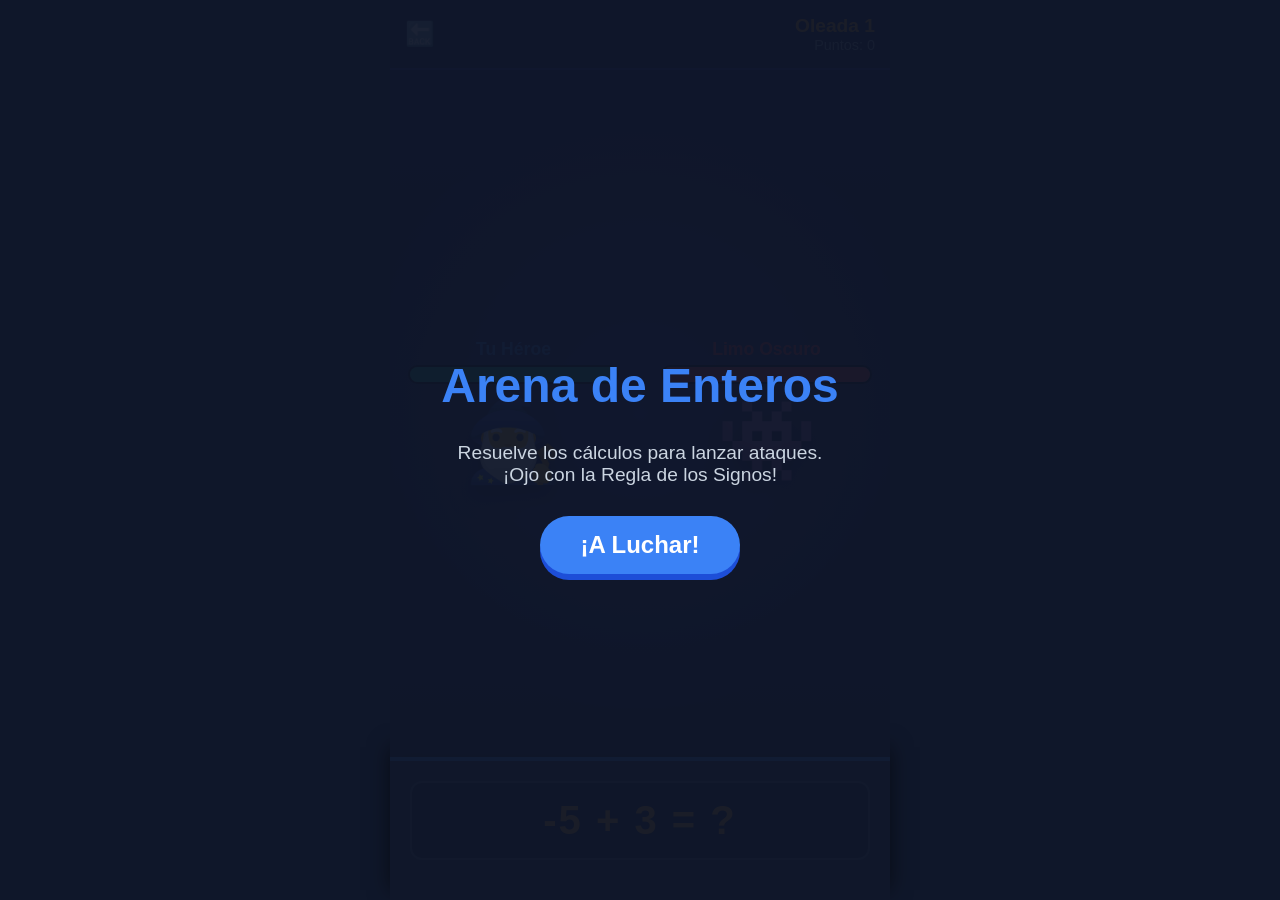
<file: juego2.html>
<!DOCTYPE html>
<html lang="es">
<head>
    <meta charset="UTF-8">
    <meta name="viewport" content="width=device-width, initial-scale=1.0, maximum-scale=1.0, user-scalable=no">
    <title>Arena de Enteros - CPES N°30</title>
    <style>
        :root {
            --bg-dark: #0f172a;
            --bg-panel: #1e293b;
            --primary: #3b82f6;
            --danger: #ef4444;
            --success: #10b981;
            --warning: #f59e0b;
            --text-light: #f8fafc;
        }

        body {
            margin: 0;
            padding: 0;
            background-color: var(--bg-dark);
            color: var(--text-light);
            font-family: 'Segoe UI', Roboto, Helvetica, Arial, sans-serif;
            touch-action: manipulation; /* Evita zoom al hacer doble tap rápido en celular */
            display: flex;
            justify-content: center;
            align-items: center;
            min-height: 100vh;
            overflow: hidden;
        }

        .game-wrapper {
            width: 100%;
            max-width: 500px;
            height: 100vh;
            display: flex;
            flex-direction: column;
            background: linear-gradient(180deg, #1e1b4b 0%, #0f172a 100%);
            position: relative;
        }

        /* --- HEADER & STATS --- */
        .top-bar {
            padding: 15px;
            display: flex;
            justify-content: space-between;
            align-items: center;
            background: rgba(0,0,0,0.3);
            border-bottom: 2px solid #312e81;
        }
        .btn-volver {
            color: var(--text-light);
            text-decoration: none;
            font-size: 1.5rem;
            font-weight: bold;
        }
        .level-info {
            text-align: right;
        }
        .level-text { font-size: 1.2rem; font-weight: bold; color: var(--warning); margin: 0;}
        .score-text { font-size: 0.9rem; color: #94a3b8; margin: 0;}

        /* --- BATTLE ARENA --- */
        .arena {
            flex: 1;
            position: relative;
            display: flex;
            justify-content: space-between;
            align-items: center;
            padding: 0 20px;
            background-image: radial-gradient(circle at center, #312e81 0%, transparent 70%);
        }

        .fighter {
            display: flex;
            flex-direction: column;
            align-items: center;
            width: 45%;
            transition: transform 0.2s;
        }

        .sprite {
            font-size: 5rem;
            filter: drop-shadow(0 10px 10px rgba(0,0,0,0.5));
            position: relative;
            z-index: 10;
        }

        .health-bar-bg {
            width: 100%;
            height: 15px;
            background-color: #334155;
            border-radius: 10px;
            margin-bottom: 10px;
            border: 2px solid #000;
            overflow: hidden;
        }
        .health-bar-fill {
            height: 100%;
            background-color: var(--success);
            width: 100%;
            transition: width 0.3s ease, background-color 0.3s;
        }
        .enemy-health .health-bar-fill { background-color: var(--danger); }

        .name-tag { font-weight: bold; margin-bottom: 5px; font-size: 1.1rem;}

        /* Animaciones de Batalla */
        .attack-hero { animation: heroStrike 0.3s ease-in-out; }
        .attack-enemy { animation: enemyStrike 0.3s ease-in-out; }
        .hurt { animation: takeDamage 0.4s ease-in-out; filter: brightness(0.5) sepia(1) hue-rotate(-50deg) saturate(5); }

        @keyframes heroStrike { 0% {transform: translateX(0) scale(1);} 50% {transform: translateX(50px) scale(1.2);} 100% {transform: translateX(0) scale(1);} }
        @keyframes enemyStrike { 0% {transform: translateX(0) scale(1);} 50% {transform: translateX(-50px) scale(1.2);} 100% {transform: translateX(0) scale(1);} }
        @keyframes takeDamage { 0%, 100% {transform: translateX(0);} 25% {transform: translateX(-10px);} 75% {transform: translateX(10px);} }

        /* Efectos de Daño Flotante */
        .damage-text {
            position: absolute;
            font-size: 2rem;
            font-weight: bold;
            color: #fff;
            text-shadow: 0 0 5px #000, 0 0 10px var(--danger);
            pointer-events: none;
            animation: floatUp 1s ease-out forwards;
            opacity: 0;
            z-index: 20;
        }
        @keyframes floatUp { 0% { opacity: 1; transform: translateY(0) scale(1); } 100% { opacity: 0; transform: translateY(-50px) scale(1.5); } }

        /* --- COMBAT PANEL (PREGUNTAS) --- */
        .combat-panel {
            background-color: var(--bg-panel);
            border-top: 4px solid var(--primary);
            padding: 20px;
            box-shadow: 0 -10px 20px rgba(0,0,0,0.5);
            z-index: 30;
        }

        .question-box {
            background-color: #0f172a;
            border: 2px solid #475569;
            border-radius: 12px;
            padding: 15px;
            text-align: center;
            font-size: 2.5rem;
            font-weight: 900;
            letter-spacing: 2px;
            margin-bottom: 20px;
            color: var(--warning);
            text-shadow: 0 4px 6px rgba(0,0,0,0.5);
        }

        .options-grid {
            display: grid;
            grid-template-columns: 1fr 1fr;
            gap: 15px;
        }

        .btn-option {
            background-color: #334155;
            color: #fff;
            border: 2px solid #475569;
            border-radius: 12px;
            padding: 20px 10px;
            font-size: 1.8rem;
            font-weight: bold;
            cursor: pointer;
            transition: all 0.1s;
            box-shadow: 0 6px 0 #1e293b;
        }
        .btn-option:active {
            transform: translateY(6px);
            box-shadow: 0 0 0 #1e293b;
        }
        .btn-option.correct { background-color: var(--success); border-color: #047857; }
        .btn-option.wrong { background-color: var(--danger); border-color: #991b1b; }

        /* Pantallas Overlays */
        .overlay {
            position: absolute; top: 0; left: 0; width: 100%; height: 100%;
            background: rgba(15, 23, 42, 0.95);
            display: flex; flex-direction: column; justify-content: center; align-items: center;
            z-index: 100; text-align: center; padding: 20px; box-sizing: border-box;
        }
        .overlay-title { font-size: 3rem; margin-bottom: 10px; }
        .overlay-text { font-size: 1.2rem; margin-bottom: 30px; color: #cbd5e1; }
        .btn-main {
            background-color: var(--primary); color: white; border: none;
            padding: 15px 40px; font-size: 1.5rem; font-weight: bold; border-radius: 50px;
            box-shadow: 0 6px 0 #1d4ed8; cursor: pointer;
        }
        .btn-main:active { transform: translateY(6px); box-shadow: 0 0 0 #1d4ed8; }

        .hidden { display: none !important; }
    </style>
</head>
<body>

<div class="game-wrapper">
    
    <div class="top-bar">
        <a href="index.html" class="btn-volver">🔙</a>
        <div class="level-info">
            <h3 class="level-text" id="ui-level">Oleada 1</h3>
            <p class="score-text">Puntos: <span id="ui-score">0</span></p>
        </div>
    </div>

    <div class="arena" id="arena">
        
        <div class="fighter" id="hero-card">
            <div class="name-tag" style="color: var(--primary);">Tu Héroe</div>
            <div class="health-bar-bg"><div class="health-bar-fill" id="hero-hp"></div></div>
            <div class="sprite" id="hero-sprite">🧙‍♂️</div>
        </div>

        <div class="fighter enemy-health" id="enemy-card">
            <div class="name-tag" style="color: var(--danger);" id="enemy-name">Limo Oscuro</div>
            <div class="health-bar-bg"><div class="health-bar-fill" id="enemy-hp"></div></div>
            <div class="sprite" id="enemy-sprite">👾</div>
        </div>

    </div>

    <div class="combat-panel">
        <div class="question-box" id="question-display">
            -5 + 3 = ?
        </div>
        <div class="options-grid" id="options-container">
            </div>
    </div>

    <div id="start-screen" class="overlay">
        <h1 class="overlay-title" style="color: var(--primary);">Arena de Enteros</h1>
        <p class="overlay-text">Resuelve los cálculos para lanzar ataques.<br>¡Ojo con la Regla de los Signos!</p>
        <button class="btn-main" onclick="startGame()">¡A Luchar!</button>
    </div>

    <div id="game-over-screen" class="overlay hidden">
        <h1 class="overlay-title" style="color: var(--danger);">¡Derrotado! 💀</h1>
        <p class="overlay-text">El enemigo fue demasiado fuerte.<br>Oleada alcanzada: <span id="final-wave" style="color: white; font-weight:bold;">1</span></p>
        <button class="btn-main" onclick="resetGame()">Reintentar</button>
    </div>

</div>

<script>
    // --- ESTADO DEL JUEGO ---
    let level = 1;
    let score = 0;
    
    const MAX_HERO_HP = 100;
    let heroHP = MAX_HERO_HP;
    
    let maxEnemyHP = 30;
    let enemyHP = 30;
    
    let correctAnswer = 0;
    let isAnimating = false;

    // Enemigos por nivel
    const enemies = ["👾", "🦇", "🐺", "👹", "💀", "🐉", "👽", "👿"];
    const enemyNames = ["Limo", "Murciélago", "Lobo Feroz", "Ogro", "Esqueleto", "Dragón", "Alien", "Jefe Supremo"];

    // --- LÓGICA MATEMÁTICA ---
    function getRandomInt(min, max) {
        return Math.floor(Math.random() * (max - min + 1)) + min;
    }

    // Generador de preguntas adaptativo por nivel
    function generateQuestion() {
        let qText = "";
        let ans = 0;

        if (level <= 4) {
            // Nivel 1-4: Sumas y Restas
            let n1 = getRandomInt(-15, 15);
            let n2 = getRandomInt(-15, 15);
            let op = Math.random() > 0.5 ? '+' : '-';
            
            if (op === '+') {
                ans = n1 + n2;
                qText = `${n1} + ${n2 < 0 ? `(${n2})` : n2}`;
            } else {
                ans = n1 - n2;
                qText = `${n1} - ${n2 < 0 ? `(${n2})` : n2}`;
            }
        } 
        else if (level <= 8) {
            // Nivel 5-8: Multiplicación (Regla de signos fuerte)
            let n1 = getRandomInt(-10, 10);
            let n2 = getRandomInt(-10, 10);
            if(n1===0) n1 = 2; if(n2===0) n2 = -3; // Evitar ceros fáciles
            
            ans = n1 * n2;
            qText = `${n1} &times; ${n2 < 0 ? `(${n2})` : n2}`;
        }
        else if (level <= 12) {
            // Nivel 9-12: División Exacta
            let divisor = getRandomInt(2, 10) * (Math.random() > 0.5 ? 1 : -1);
            let result = getRandomInt(2, 10) * (Math.random() > 0.5 ? 1 : -1);
            let dividendo = divisor * result;
            
            ans = result;
            qText = `${dividendo} &divide; ${divisor < 0 ? `(${divisor})` : divisor}`;
        }
        else {
            // Nivel 13+: Modo Infinito Mixto (Combina todo)
            let ops = ['+', '-', '*', '/'];
            let op = ops[getRandomInt(0, 3)];
            
            if (op === '+') {
                let n1 = getRandomInt(-30, 30); let n2 = getRandomInt(-30, 30);
                ans = n1 + n2; qText = `${n1} + ${n2 < 0 ? `(${n2})` : n2}`;
            } else if (op === '-') {
                let n1 = getRandomInt(-30, 30); let n2 = getRandomInt(-30, 30);
                ans = n1 - n2; qText = `${n1} - ${n2 < 0 ? `(${n2})` : n2}`;
            } else if (op === '*') {
                let n1 = getRandomInt(-12, 12); let n2 = getRandomInt(-12, 12);
                ans = n1 * n2; qText = `${n1} &times; ${n2 < 0 ? `(${n2})` : n2}`;
            } else {
                let divi = getRandomInt(2, 12) * (Math.random() > 0.5 ? 1 : -1);
                let res = getRandomInt(2, 12) * (Math.random() > 0.5 ? 1 : -1);
                ans = res; qText = `${divi * res} &divide; ${divi < 0 ? `(${divi})` : divi}`;
            }
        }

        correctAnswer = ans;
        document.getElementById('question-display').innerHTML = qText;

        // Generar Opciones (trampas inteligentes con signos invertidos)
        let options = [ans];
        while (options.length < 4) {
            let trap;
            let trapType = getRandomInt(1, 3);
            if (trapType === 1) trap = ans * -1; // Trampa común: signo al revés
            else if (trapType === 2) trap = ans + getRandomInt(-5, 5);
            else trap = ans + getRandomInt(-10, 10);
            
            if (!options.includes(trap) && trap !== 0) options.push(trap);
        }

        // Mezclar
        options.sort(() => Math.random() - 0.5);

        // Renderizar botones
        const container = document.getElementById('options-container');
        container.innerHTML = '';
        options.forEach(opt => {
            const btn = document.createElement('button');
            btn.className = 'btn-option';
            btn.innerText = opt;
            btn.onclick = () => handleAttack(btn, opt);
            container.appendChild(btn);
        });
    }

    // --- LÓGICA DE BATALLA Y ANIMACIONES ---
    function handleAttack(btnElement, selectedAnswer) {
        if (isAnimating) return;
        isAnimating = true;

        const hero = document.getElementById('hero-card');
        const enemy = document.getElementById('enemy-card');
        const arena = document.getElementById('arena');

        if (selectedAnswer === correctAnswer) {
            // Acierto: Heroe ataca
            btnElement.classList.add('correct');
            hero.classList.add('attack-hero');
            
            setTimeout(() => {
                enemy.classList.add('hurt');
                showDamageText(enemy, -10); // Daño fijo por acierto
                enemyHP -= 10;
                score += 15 * level;
                updateUI();
                
                if (enemyHP <= 0) {
                    setTimeout(nextLevel, 600);
                } else {
                    setTimeout(() => { resetAnimations(); generateQuestion(); }, 500);
                }
            }, 150); // Delay sincronizado con la animación de moverse
            
        } else {
            // Error: Enemigo ataca
            btnElement.classList.add('wrong');
            
            // Resaltar el correcto
            document.querySelectorAll('.btn-option').forEach(b => {
                if(parseInt(b.innerText) === correctAnswer) b.style.border = "3px solid var(--success)";
            });

            setTimeout(() => {
                enemy.classList.add('attack-enemy');
                setTimeout(() => {
                    hero.classList.add('hurt');
                    let damage = 15 + (level * 2);
                    showDamageText(hero, -damage);
                    heroHP -= damage;
                    updateUI();
                    
                    if (heroHP <= 0) {
                        setTimeout(gameOver, 600);
                    } else {
                        setTimeout(() => { resetAnimations(); generateQuestion(); }, 800);
                    }
                }, 150);
            }, 300);
        }
    }

    function showDamageText(targetElement, amount) {
        const dmgTag = document.createElement('div');
        dmgTag.className = 'damage-text';
        dmgTag.innerText = amount;
        
        // Posicionar sobre el personaje
        const rect = targetElement.getBoundingClientRect();
        dmgTag.style.left = (rect.left + rect.width/2 - 20) + 'px';
        dmgTag.style.top = (rect.top + 20) + 'px';
        
        document.body.appendChild(dmgTag);
        setTimeout(() => dmgTag.remove(), 1000);
    }

    function resetAnimations() {
        document.getElementById('hero-card').className = 'fighter';
        document.getElementById('enemy-card').className = 'fighter enemy-health';
        isAnimating = false;
    }

    function updateUI() {
        // Barras de vida
        let heroPercent = Math.max(0, (heroHP / MAX_HERO_HP) * 100);
        let enemyPercent = Math.max(0, (enemyHP / maxEnemyHP) * 100);
        
        document.getElementById('hero-hp').style.width = heroPercent + '%';
        document.getElementById('enemy-hp').style.width = enemyPercent + '%';
        
        // Color rojo si poca vida hero
        document.getElementById('hero-hp').style.backgroundColor = heroPercent < 30 ? 'var(--danger)' : 'var(--success)';

        // Textos
        document.getElementById('ui-level').innerText = "Oleada " + level;
        document.getElementById('ui-score').innerText = score;
    }

    function nextLevel() {
        level++;
        // Subir dificultad del enemigo
        maxEnemyHP = 30 + (level * 10);
        enemyHP = maxEnemyHP;
        
        // Curar al héroe un poco como premio
        heroHP = Math.min(MAX_HERO_HP, heroHP + 20);
        
        // Cambiar sprite enemigo
        let eIndex = (level - 1) % enemies.length;
        document.getElementById('enemy-sprite').innerText = enemies[eIndex];
        document.getElementById('enemy-name').innerText = enemyNames[eIndex] + " Lv." + level;
        
        resetAnimations();
        updateUI();
        generateQuestion();
    }

    // --- CONTROL DE PANTALLAS ---
    function startGame() {
        document.getElementById('start-screen').classList.add('hidden');
        resetGameVars();
    }

    function gameOver() {
        document.getElementById('final-wave').innerText = level;
        document.getElementById('game-over-screen').classList.remove('hidden');
    }

    function resetGame() {
        document.getElementById('game-over-screen').classList.add('hidden');
        resetGameVars();
    }

    function resetGameVars() {
        level = 1;
        score = 0;
        heroHP = MAX_HERO_HP;
        maxEnemyHP = 30;
        enemyHP = 30;
        
        document.getElementById('enemy-sprite').innerText = enemies[0];
        document.getElementById('enemy-name').innerText = enemyNames[0] + " Lv.1";
        
        updateUI();
        resetAnimations();
        generateQuestion();
    }

</script>

</body>
</html>
</file>
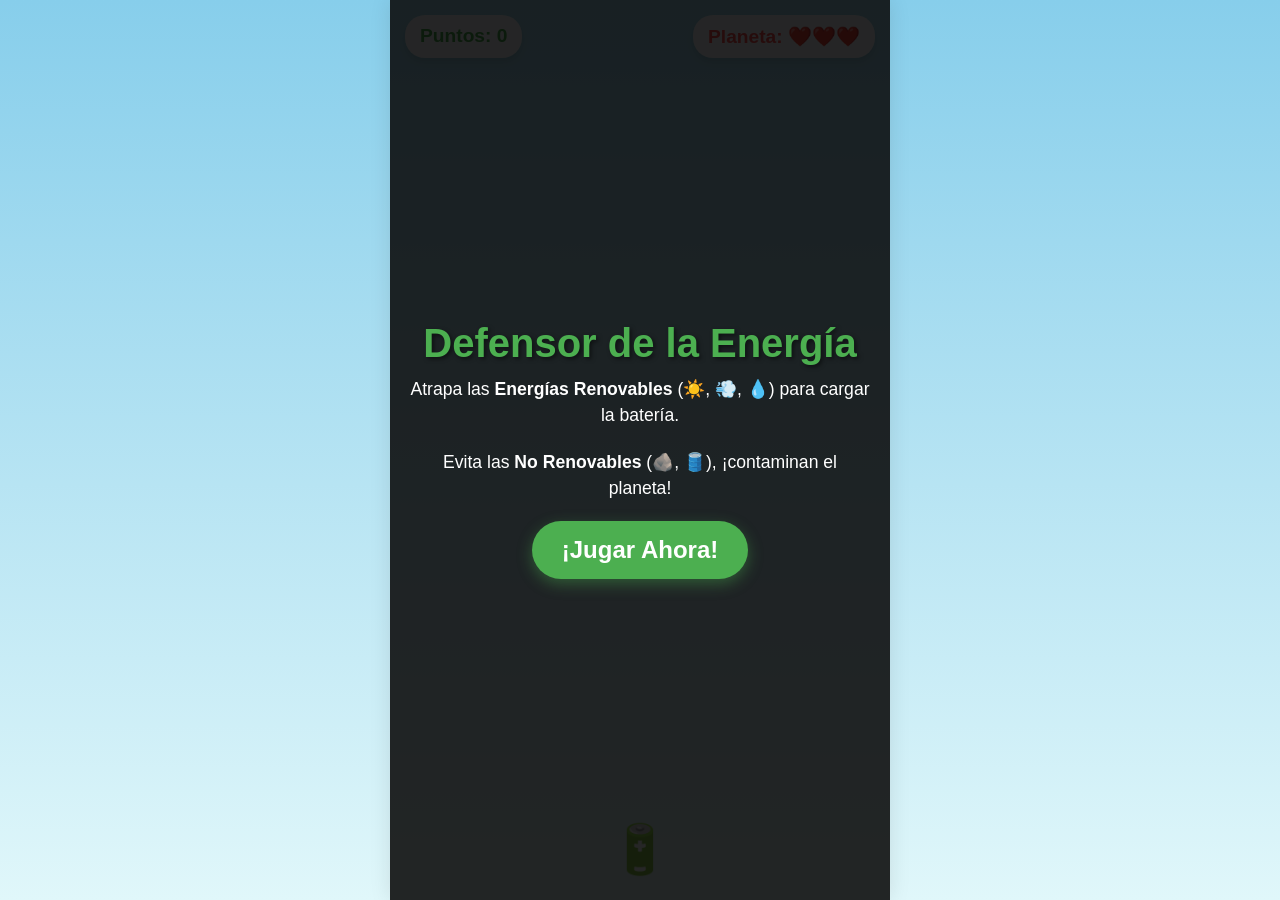
<file: juego3.html>
<!DOCTYPE html>
<html lang="es">
<head>
    <meta charset="UTF-8">
    <meta name="viewport" content="width=device-width, initial-scale=1.0, maximum-scale=1.0, user-scalable=no">
    <title>Defensor de la Energía</title>
    <style>
        :root {
            --primary: #4CAF50;
            --danger: #FF5252;
            --bg-top: #87CEEB;
            --bg-bottom: #E0F7FA;
        }

        * {
            margin: 0;
            padding: 0;
            box-sizing: border-box;
            font-family: 'Segoe UI', Tahoma, Geneva, Verdana, sans-serif;
            user-select: none; /* Evitar selección accidental en móviles */
        }

        body {
            background: linear-gradient(to bottom, var(--bg-top), var(--bg-bottom));
            height: 100vh;
            overflow: hidden;
            display: flex;
            justify-content: center;
            align-items: center;
        }

        #game-container {
            position: relative;
            width: 100%;
            max-width: 500px; /* Optimizado para verse como app en PC también */
            height: 100vh;
            background: rgba(255, 255, 255, 0.2);
            overflow: hidden;
            box-shadow: 0 0 20px rgba(0,0,0,0.1);
        }

        /* Interfaz de usuario */
        #ui-layer {
            position: absolute;
            top: 0;
            left: 0;
            width: 100%;
            padding: 15px;
            display: flex;
            justify-content: space-between;
            z-index: 10;
            pointer-events: none;
        }

        .stat-box {
            background: rgba(255, 255, 255, 0.9);
            padding: 10px 15px;
            border-radius: 20px;
            font-weight: bold;
            font-size: 1.2rem;
            box-shadow: 0 4px 6px rgba(0,0,0,0.1);
            transition: transform 0.1s ease;
        }

        #score-display { color: var(--primary); }
        #lives-display { color: var(--danger); }

        .pop-animation {
            transform: scale(1.3);
        }

        /* Jugador y Objetos */
        #player {
            position: absolute;
            bottom: 20px;
            left: 50%;
            transform: translateX(-50%);
            font-size: 3rem;
            width: 60px;
            height: 60px;
            display: flex;
            justify-content: center;
            align-items: center;
            z-index: 5;
            transition: left 0.05s ease-out; /* Suaviza el movimiento en mouse */
        }

        .energy-item {
            position: absolute;
            font-size: 2.5rem;
            width: 40px;
            height: 40px;
            display: flex;
            justify-content: center;
            align-items: center;
            z-index: 4;
        }

        /* Pantallas de Menú */
        .screen {
            position: absolute;
            top: 0;
            left: 0;
            width: 100%;
            height: 100%;
            background: rgba(0, 0, 0, 0.85);
            color: white;
            display: flex;
            flex-direction: column;
            justify-content: center;
            align-items: center;
            z-index: 20;
            text-align: center;
            padding: 20px;
        }

        .hidden { display: none !important; }

        h1 {
            font-size: 2.5rem;
            color: var(--primary);
            margin-bottom: 10px;
            text-shadow: 2px 2px 4px rgba(0,0,0,0.5);
        }

        p {
            font-size: 1.1rem;
            margin-bottom: 20px;
            line-height: 1.5;
        }

        .btn {
            background: var(--primary);
            color: white;
            border: none;
            padding: 15px 30px;
            font-size: 1.5rem;
            border-radius: 30px;
            font-weight: bold;
            cursor: pointer;
            box-shadow: 0 5px 15px rgba(76, 175, 80, 0.4);
            transition: transform 0.2s, background 0.2s;
        }

        .btn:active {
            transform: scale(0.95);
        }

        /* Feedback visual */
        .feedback-text {
            position: absolute;
            font-weight: bold;
            font-size: 1.5rem;
            pointer-events: none;
            animation: floatUp 1s forwards;
            z-index: 15;
        }

        @keyframes floatUp {
            0% { opacity: 1; transform: translateY(0); }
            100% { opacity: 0; transform: translateY(-50px); }
        }

        .screen-shake {
            animation: shake 0.3s;
        }

        @keyframes shake {
            0% { transform: translateX(0); }
            25% { transform: translateX(-10px); }
            50% { transform: translateX(10px); }
            75% { transform: translateX(-10px); }
            100% { transform: translateX(0); }
        }

    </style>
</head>
<body>

    <div id="game-container">
        <div id="ui-layer">
            <div id="score-display" class="stat-box">Puntos: 0</div>
            <div id="lives-display" class="stat-box">Planeta: ❤️❤️❤️</div>
        </div>

        <div id="player">🔋</div> <div id="start-screen" class="screen">
            <h1>Defensor de la Energía</h1>
            <p>Atrapa las <strong>Energías Renovables</strong> (☀️, 💨, 💧) para cargar la batería.</p>
            <p>Evita las <strong>No Renovables</strong> (🪨, 🛢️), ¡contaminan el planeta!</p>
            <button class="btn" id="start-btn">¡Jugar Ahora!</button>
        </div>

        <div id="game-over-screen" class="screen hidden">
            <h1 style="color: var(--danger);">¡Juego Terminado!</h1>
            <p id="final-score-text">Lograste: 0 puntos</p>
            <p id="educational-feedback"></p>
            <button class="btn" id="restart-btn">Volver a Intentar</button>
        </div>
    </div>

    <script>
        // --- Variables Globales ---
        const gameContainer = document.getElementById('game-container');
        const player = document.getElementById('player');
        const scoreDisplay = document.getElementById('score-display');
        const livesDisplay = document.getElementById('lives-display');
        const startScreen = document.getElementById('start-screen');
        const gameOverScreen = document.getElementById('game-over-screen');
        const finalScoreText = document.getElementById('final-score-text');
        const eduFeedback = document.getElementById('educational-feedback');
        
        let score = 0;
        let lives = 3;
        let gameLoop;
        let spawnInterval;
        let isPlaying = false;
        let items = [];
        let speedMultiplier = 1;

        // --- Base de Datos de Energías ---
        const energies = [
            { type: 'renewable', emoji: '☀️', name: 'Solar' },
            { type: 'renewable', emoji: '💨', name: 'Eólica' },
            { type: 'renewable', emoji: '💧', name: 'Hidráulica' },
            { type: 'non-renewable', emoji: '🪨', name: 'Carbón' },
            { type: 'non-renewable', emoji: '🛢️', name: 'Petróleo' }
        ];

        // --- Controles (Touch y Mouse) ---
        function movePlayer(clientX) {
            if (!isPlaying) return;
            const containerRect = gameContainer.getBoundingClientRect();
            let newX = clientX - containerRect.left;
            
            // Límites
            if (newX < 30) newX = 30;
            if (newX > containerRect.width - 30) newX = containerRect.width - 30;
            
            player.style.left = `${newX}px`;
        }

        // Eventos táctiles (Móvil)
        gameContainer.addEventListener('touchmove', (e) => {
            e.preventDefault(); // Evitar scroll
            movePlayer(e.touches[0].clientX);
        }, { passive: false });

        gameContainer.addEventListener('touchstart', (e) => {
            movePlayer(e.touches[0].clientX);
        });

        // Eventos ratón (PC)
        gameContainer.addEventListener('mousemove', (e) => {
            movePlayer(e.clientX);
        });

        // --- Lógica del Juego ---
        function startGame() {
            score = 0;
            lives = 3;
            speedMultiplier = 1;
            items.forEach(item => item.element.remove());
            items = [];
            
            updateUI();
            startScreen.classList.add('hidden');
            gameOverScreen.classList.add('hidden');
            gameContainer.classList.remove('screen-shake');
            
            isPlaying = true;
            spawnInterval = setInterval(spawnItem, 1200); // Aparece un objeto cada 1.2s
            gameLoop = requestAnimationFrame(update);
        }

        function spawnItem() {
            if (!isPlaying) return;

            const energy = energies[Math.floor(Math.random() * energies.length)];
            const itemEl = document.createElement('div');
            itemEl.classList.add('energy-item');
            itemEl.innerText = energy.emoji;
            
            const containerWidth = gameContainer.clientWidth;
            const startX = Math.random() * (containerWidth - 40); // 40 es el ancho del item
            
            itemEl.style.left = `${startX}px`;
            itemEl.style.top = '-50px';
            
            gameContainer.appendChild(itemEl);
            
            items.push({
                element: itemEl,
                x: startX,
                y: -50,
                data: energy,
                speed: (3 + Math.random() * 2) * speedMultiplier
            });

            // Aumentar dificultad gradualmente
            if (score > 0 && score % 50 === 0) {
                speedMultiplier += 0.05;
            }
        }

        function showFeedbackText(text, x, y, color) {
            const feedback = document.createElement('div');
            feedback.classList.add('feedback-text');
            feedback.innerText = text;
            feedback.style.left = `${x}px`;
            feedback.style.top = `${y}px`;
            feedback.style.color = color;
            gameContainer.appendChild(feedback);
            
            setTimeout(() => feedback.remove(), 1000);
        }

        function updateUI() {
            scoreDisplay.innerText = `Puntos: ${score}`;
            livesDisplay.innerText = `Planeta: ${'❤️'.repeat(lives)}`;
        }

        function popAnimation(element) {
            element.classList.add('pop-animation');
            setTimeout(() => element.classList.remove('pop-animation'), 150);
        }

        function gameOver() {
            isPlaying = false;
            cancelAnimationFrame(gameLoop);
            clearInterval(spawnInterval);
            
            finalScoreText.innerText = `Lograste: ${score} puntos`;
            
            // Feedback educativo dependiendo del puntaje
            if (score < 50) {
                eduFeedback.innerText = "¡Cuidado! Las energías no renovables como el carbón y petróleo se agotan y contaminan. ¡Inténtalo de nuevo!";
            } else {
                eduFeedback.innerText = "¡Excelente! Sabes muy bien cómo aprovechar las fuentes inagotables como el sol y el viento.";
            }

            gameOverScreen.classList.remove('hidden');
        }

        function update() {
            if (!isPlaying) return;

            const playerRect = player.getBoundingClientRect();
            const containerRect = gameContainer.getBoundingClientRect();

            // Posición relativa del jugador dentro del contenedor
            const playerRelative = {
                left: playerRect.left - containerRect.left,
                right: playerRect.right - containerRect.left,
                top: playerRect.top - containerRect.top,
                bottom: playerRect.bottom - containerRect.top
            };

            for (let i = items.length - 1; i >= 0; i--) {
                let item = items[i];
                item.y += item.speed;
                item.element.style.top = `${item.y}px`;

                // Colisión (Hitbox simplificada)
                const itemCenter = {
                    x: item.x + 20,
                    y: item.y + 20
                };

                if (itemCenter.y > playerRelative.top && itemCenter.y < playerRelative.bottom &&
                    itemCenter.x > playerRelative.left && itemCenter.x < playerRelative.right) {
                    
                    // Colisión detectada
                    if (item.data.type === 'renewable') {
                        score += 10;
                        popAnimation(scoreDisplay);
                        showFeedbackText('+10', item.x, item.y, 'var(--primary)');
                    } else {
                        lives--;
                        gameContainer.classList.remove('screen-shake');
                        void gameContainer.offsetWidth; // Trigger reflow
                        gameContainer.classList.add('screen-shake');
                        updateUI();
                        showFeedbackText('¡Cuidado!', item.x, item.y - 20, 'var(--danger)');
                    }

                    updateUI();
                    item.element.remove();
                    items.splice(i, 1);

                    if (lives <= 0) {
                        gameOver();
                        return; // Detener loop
                    }
                    continue;
                }

                // Fuera de pantalla por abajo
                if (item.y > containerRect.height) {
                    item.element.remove();
                    items.splice(i, 1);
                }
            }

            gameLoop = requestAnimationFrame(update);
        }

        // Botones de inicio
        document.getElementById('start-btn').addEventListener('click', startGame);
        document.getElementById('restart-btn').addEventListener('click', startGame);

    </script>
</body>
</html>
</file>
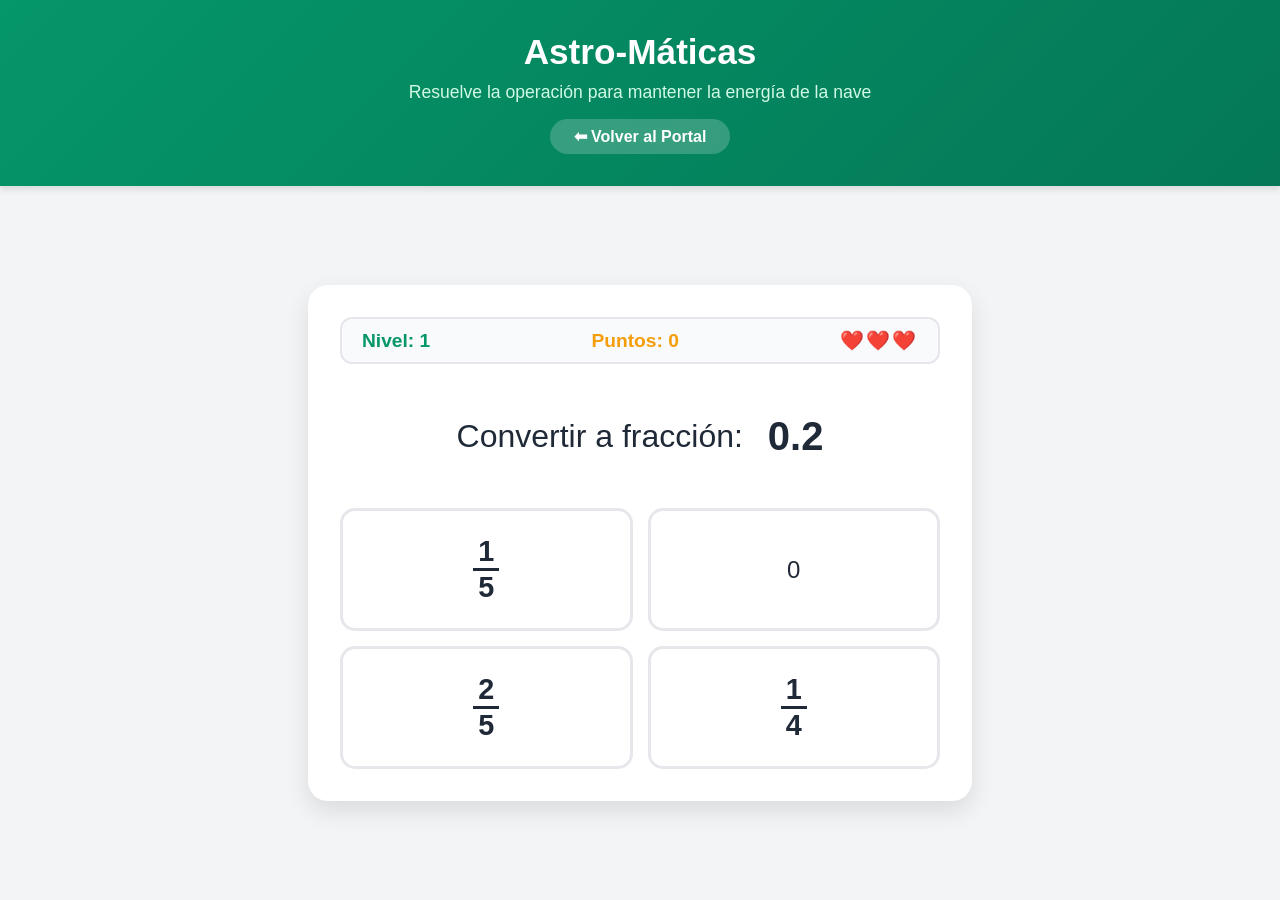
<file: juego4.html>
<!DOCTYPE html>
<html lang="es">
<head>
    <meta charset="UTF-8">
    <meta name="viewport" content="width=device-width, initial-scale=1.0">
    <title>Astro-Máticas: Racionales | CPES N°30</title>
    <style>
        :root {
            --primary-color: #059669; /* Verde esmeralda para Matemáticas */
            --secondary-color: #047857;
            --accent-color: #F59E0B; /* Dorado para puntos */
            --bg-color: #F3F4F6;
            --card-bg: #FFFFFF;
            --text-main: #1F2937;
            --danger: #EF4444;
        }

        body {
            font-family: 'Segoe UI', Tahoma, Geneva, Verdana, sans-serif;
            background-color: var(--bg-color);
            color: var(--text-main);
            margin: 0;
            padding: 0;
            display: flex;
            flex-direction: column;
            min-height: 100vh;
            user-select: none;
        }

        header {
            background: linear-gradient(135deg, var(--primary-color), var(--secondary-color));
            color: white;
            text-align: center;
            padding: 2rem 1rem;
            box-shadow: 0 4px 6px rgba(0,0,0,0.1);
        }

        header h1 { margin: 0; font-size: 2.2rem; }
        header p { margin: 10px 0 0 0; font-size: 1.1rem; color: #D1FAE5; }

        .btn-volver {
            display: inline-block;
            margin-top: 1rem;
            padding: 0.5rem 1.5rem;
            background-color: rgba(255, 255, 255, 0.2);
            color: white;
            text-decoration: none;
            border-radius: 50px;
            font-weight: bold;
            backdrop-filter: blur(5px);
            transition: background 0.3s;
        }

        .btn-volver:hover { background-color: rgba(255, 255, 255, 0.4); }

        main {
            flex-grow: 1;
            display: flex;
            justify-content: center;
            align-items: center;
            padding: 2rem 1rem;
        }

        .game-board {
            background: var(--card-bg);
            border-radius: 20px;
            padding: 2rem;
            box-shadow: 0 10px 25px rgba(0,0,0,0.1);
            width: 100%;
            max-width: 600px;
            text-align: center;
            position: relative;
            overflow: hidden;
        }

        .hud {
            display: flex;
            justify-content: space-between;
            align-items: center;
            background: #F9FAFB;
            padding: 10px 20px;
            border-radius: 12px;
            margin-bottom: 2rem;
            font-size: 1.2rem;
            font-weight: bold;
            border: 2px solid #E5E7EB;
        }

        .score { color: var(--accent-color); }
        .level { color: var(--primary-color); }
        .lives { color: var(--danger); letter-spacing: 2px; }

        .question-container {
            font-size: 2rem;
            margin-bottom: 2rem;
            min-height: 80px;
            display: flex;
            justify-content: center;
            align-items: center;
            gap: 15px;
        }

        /* Estilos para representar fracciones matemáticamente */
        .frac {
            display: inline-flex;
            flex-direction: column;
            align-items: center;
            vertical-align: middle;
            font-weight: bold;
            margin: 0 5px;
            font-size: 1.2em;
        }
        .frac .num {
            border-bottom: 3px solid var(--text-main);
            padding: 0 5px;
        }
        .frac .den {
            padding: 0 5px;
        }

        .operator { font-weight: bold; color: var(--primary-color); }

        .options-grid {
            display: grid;
            grid-template-columns: 1fr 1fr;
            gap: 15px;
        }

        .option-btn {
            background-color: white;
            border: 3px solid #E5E7EB;
            border-radius: 15px;
            padding: 1.5rem 1rem;
            font-size: 1.5rem;
            cursor: pointer;
            transition: all 0.2s;
            display: flex;
            justify-content: center;
            align-items: center;
            color: var(--text-main);
        }

        .option-btn:hover {
            border-color: var(--primary-color);
            background-color: #ECFDF5;
            transform: translateY(-2px);
        }

        .option-btn:active { transform: translateY(1px); }
        
        .option-btn.correct { background-color: #10B981; color: white; border-color: #059669; }
        .option-btn.wrong { background-color: #EF4444; color: white; border-color: #B91C1C; }
        
        /* Modal Game Over */
        .modal {
            position: fixed; top: 0; left: 0; width: 100%; height: 100%;
            background: rgba(0,0,0,0.7); backdrop-filter: blur(5px);
            display: flex; justify-content: center; align-items: center;
            z-index: 2000; opacity: 0; visibility: hidden; transition: 0.3s;
        }
        .modal.active { opacity: 1; visibility: visible; }
        .modal-content {
            background: white; padding: 3rem; border-radius: 20px;
            text-align: center; max-width: 400px; width: 90%;
            box-shadow: 0 20px 25px -5px rgba(0,0,0,0.1);
        }
        .modal-content h2 { color: var(--danger); font-size: 2.5rem; margin-top: 0;}
        .btn-restart {
            background: var(--primary-color); color: white; border: none;
            padding: 15px 30px; border-radius: 50px; font-weight: bold;
            cursor: pointer; font-size: 1.2rem; margin-top: 20px;
            transition: background 0.3s;
            width: 100%;
        }
        .btn-restart:hover { background: var(--secondary-color); }

        /* Animaciones */
        @keyframes shake {
            0%, 100% { transform: translateX(0); }
            25% { transform: translateX(-10px); }
            75% { transform: translateX(10px); }
        }
        .shake { animation: shake 0.4s ease-in-out; }

        @media (max-width: 600px) {
            .options-grid { grid-template-columns: 1fr; }
            .question-container { font-size: 1.5rem; flex-wrap: wrap; }
            .hud { font-size: 1rem; padding: 10px; }
        }
    </style>
</head>
<body>

    <header>
        <h1>Astro-Máticas</h1>
        <p>Resuelve la operación para mantener la energía de la nave</p>
        <a href="index.html" class="btn-volver">⬅ Volver al Portal</a>
    </header>

    <main>
        <div class="game-board" id="board">
            <div class="hud">
                <div class="level">Nivel: <span id="level-txt">1</span></div>
                <div class="score">Puntos: <span id="score-txt">0</span></div>
                <div class="lives" id="lives-txt">❤️❤️❤️</div>
            </div>

            <div class="question-container" id="question-box">
                </div>

            <div class="options-grid" id="options-box">
                </div>
        </div>
    </main>

    <div id="game-over-modal" class="modal">
        <div class="modal-content">
            <h2>¡Sin Energía! 💥</h2>
            <p style="font-size: 1.2rem;">Llegaste al Nivel <strong id="final-level"></strong> con <strong id="final-score"></strong> puntos.</p>
            <button class="btn-restart" onclick="startGame()">Intentar de Nuevo</button>
        </div>
    </div>

    <script>
        // --- LÓGICA MATEMÁTICA BÁSICA ---
        function gcd(a, b) {
            a = Math.abs(a); b = Math.abs(b);
            return b === 0 ? a : gcd(b, a % b);
        }

        function simplify(n, d) {
            if (d < 0) { n = -n; d = -d; } // Denominador siempre positivo
            let g = gcd(n, d);
            return [n / g, d / g];
        }

        function renderFraction(n, d) {
            if (d === 1) return `<span>${n}</span>`;
            if (n === 0) return `<span>0</span>`;
            return `<div class="frac"><span class="num">${n}</span><span class="den">${d}</span></div>`;
        }

        // --- VARIABLES DEL JUEGO ---
        let score = 0;
        let lives = 3;
        let level = 1;
        let currentAnswer = { n: 1, d: 1 };
        let isProcessing = false;

        // Decimales predefinidos para la conversión (amigables para jugar)
        const commonDecimals = [
            { dec: "0.1", n: 1, d: 10 }, { dec: "0.2", n: 1, d: 5 },
            { dec: "0.25", n: 1, d: 4 }, { dec: "0.4", n: 2, d: 5 },
            { dec: "0.5", n: 1, d: 2 }, { dec: "0.6", n: 3, d: 5 },
            { dec: "0.75", n: 3, d: 4 }, { dec: "0.8", n: 4, d: 5 },
            { dec: "1.5", n: 3, d: 2 }, { dec: "1.25", n: 5, d: 4 }
        ];

        // --- GENERADOR INFINITO DE NIVELES ---
        function generateQuestion() {
            // El nivel aumenta cada 5 respuestas correctas
            level = Math.floor(score / 5) + 1;
            document.getElementById('level-txt').innerText = level;

            let types = [];
            // Escala de dificultad progresiva
            if (level <= 2) types = ['add_same', 'sub_same', 'dec2frac'];
            else if (level <= 4) types = ['add_diff', 'sub_diff', 'dec2frac'];
            else if (level <= 6) types = ['add_diff', 'sub_diff', 'mul', 'dec2frac'];
            else types = ['add_diff', 'sub_diff', 'mul', 'div', 'dec2frac'];

            const selectedType = types[Math.floor(Math.random() * types.length)];
            
            // Limitadores de tamaño de números basados en nivel
            const maxDenom = Math.min(6 + level, 20); 
            const maxNum = Math.min(8 + level, 25);

            let qHtml = "";
            let ans = [1, 1]; // [numerador, denominador]

            if (selectedType === 'dec2frac') {
                const dObj = commonDecimals[Math.floor(Math.random() * commonDecimals.length)];
                qHtml = `<span>Convertir a fracción:</span> <strong style="font-size:2.5rem; margin-left:10px;">${dObj.dec}</strong>`;
                ans = [dObj.n, dObj.d];
            } else {
                let d1 = Math.floor(Math.random() * (maxDenom - 2)) + 2;
                let d2 = selectedType.includes('same') ? d1 : Math.floor(Math.random() * (maxDenom - 2)) + 2;
                let n1 = Math.floor(Math.random() * maxNum) + 1;
                let n2 = Math.floor(Math.random() * maxNum) + 1;

                // Para evitar resultados negativos en restas iniciales (para mantener la moral alta)
                if (selectedType.includes('sub')) {
                    if ((n1/d1) < (n2/d2)) { let temp = n1; n1 = n2; n2 = temp; temp = d1; d1 = d2; d2 = temp; }
                }

                let f1 = renderFraction(n1, d1);
                let f2 = renderFraction(n2, d2);
                
                if (selectedType.includes('add')) {
                    qHtml = `${f1} <span class="operator">+</span> ${f2} <span class="operator">=</span> ?`;
                    ans = simplify((n1 * d2) + (n2 * d1), d1 * d2);
                } else if (selectedType.includes('sub')) {
                    qHtml = `${f1} <span class="operator">-</span> ${f2} <span class="operator">=</span> ?`;
                    ans = simplify((n1 * d2) - (n2 * d1), d1 * d2);
                } else if (selectedType === 'mul') {
                    qHtml = `${f1} <span class="operator">×</span> ${f2} <span class="operator">=</span> ?`;
                    ans = simplify(n1 * n2, d1 * d2);
                } else if (selectedType === 'div') {
                    qHtml = `${f1} <span class="operator">÷</span> ${f2} <span class="operator">=</span> ?`;
                    ans = simplify(n1 * d2, d1 * n2);
                }
            }

            currentAnswer = { n: ans[0], d: ans[1] };
            document.getElementById('question-box').innerHTML = qHtml;
            generateOptions(currentAnswer);
        }

        function generateOptions(correctObj) {
            let options = [correctObj];
            let attempts = 0;

            // Generar 3 distractores
            while (options.length < 4 && attempts < 50) {
                attempts++;
                let mutN = correctObj.n + (Math.floor(Math.random() * 7) - 3); // Mutación leve
                let mutD = correctObj.d + (Math.floor(Math.random() * 7) - 3);
                if (mutD <= 0) mutD = 1;
                if (mutN < 0 && correctObj.n >= 0) mutN = Math.abs(mutN); // Evitar negativos falsos si rta es pos

                let [sn, sd] = simplify(mutN, mutD);
                
                // Verificar que no esté repetido
                if (!options.some(opt => opt.n === sn && opt.d === sd)) {
                    options.push({ n: sn, d: sd });
                }
            }

            // Mezclar (Shuffle)
            options.sort(() => Math.random() - 0.5);

            const optionsBox = document.getElementById('options-box');
            optionsBox.innerHTML = '';

            options.forEach((opt) => {
                const btn = document.createElement('button');
                btn.className = 'option-btn';
                btn.innerHTML = renderFraction(opt.n, opt.d);
                // Si la respuesta es un entero, los botones del DOM pueden tener color negro a menos que modifiquemos sus elementos internos, 
                // renderFraction ya lo maneja para que se vea claro.
                
                btn.onclick = () => checkAnswer(opt, btn);
                optionsBox.appendChild(btn);
            });
        }

        // --- SISTEMA DE JUEGO ---
        function checkAnswer(selectedOpt, btnElement) {
            if (isProcessing) return;
            isProcessing = true;

            const isCorrect = (selectedOpt.n === currentAnswer.n && selectedOpt.d === currentAnswer.d);

            if (isCorrect) {
                btnElement.classList.add('correct');
                score += 10;
                document.getElementById('score-txt').innerText = score;
                setTimeout(() => {
                    isProcessing = false;
                    generateQuestion();
                }, 600);
            } else {
                btnElement.classList.add('wrong');
                document.getElementById('board').classList.add('shake');
                lives--;
                updateLives();
                
                // Buscar el botón correcto y resaltarlo
                Array.from(document.getElementById('options-box').children).forEach(childBtn => {
                    // Reconstruimos el string HTML para comparar (forma simple de identificar el correcto)
                    if(childBtn.innerHTML === renderFraction(currentAnswer.n, currentAnswer.d)) {
                        childBtn.classList.add('correct');
                    }
                });

                setTimeout(() => {
                    document.getElementById('board').classList.remove('shake');
                    if (lives > 0) {
                        isProcessing = false;
                        generateQuestion();
                    } else {
                        gameOver();
                    }
                }, 1200);
            }
        }

        function updateLives() {
            let livesStr = "";
            for(let i=0; i<3; i++) {
                livesStr += (i < lives) ? "❤️" : "🖤";
            }
            document.getElementById('lives-txt').innerText = livesStr;
        }

        function gameOver() {
            document.getElementById('final-score').innerText = score;
            document.getElementById('final-level').innerText = level;
            document.getElementById('game-over-modal').classList.add('active');
        }

        function startGame() {
            score = 0;
            lives = 3;
            level = 1;
            isProcessing = false;
            document.getElementById('score-txt').innerText = "0";
            document.getElementById('game-over-modal').classList.remove('active');
            updateLives();
            generateQuestion();
        }

        // Iniciar
        window.onload = startGame;
    </script>
</body>
</html>
</file>
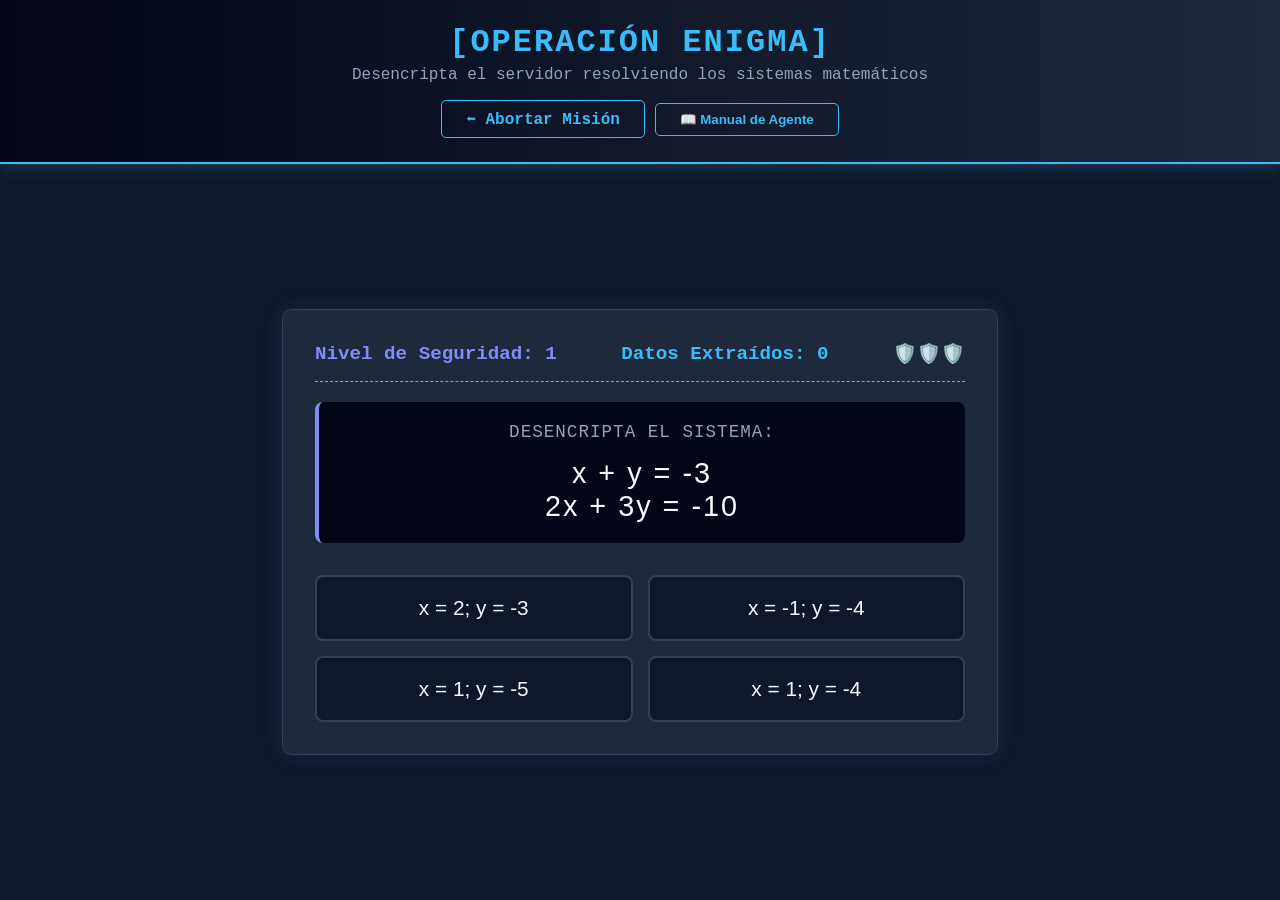
<file: juego5.html>
<!DOCTYPE html>
<html lang="es">
<head>
    <meta charset="UTF-8">
    <meta name="viewport" content="width=device-width, initial-scale=1.0">
    <title>Operación Enigma: Reales y Ecuaciones | CPES N°30</title>
    <style>
        :root {
            --bg-dark: #0F172A;
            --panel-bg: #1E293B;
            --primary-neon: #38BDF8; /* Cyan */
            --secondary-neon: #818CF8; /* Indigo */
            --success: #10B981;
            --danger: #F43F5E;
            --text-light: #F8FAFC;
            --text-muted: #94A3B8;
        }

        body {
            font-family: 'Courier New', Courier, monospace; /* Fuente estilo código */
            background-color: var(--bg-dark);
            color: var(--text-light);
            margin: 0;
            padding: 0;
            display: flex;
            flex-direction: column;
            min-height: 100vh;
            user-select: none;
        }

        header {
            background: linear-gradient(90deg, #020617, var(--panel-bg));
            border-bottom: 2px solid var(--primary-neon);
            text-align: center;
            padding: 1.5rem 1rem;
            box-shadow: 0 4px 15px rgba(56, 189, 248, 0.2);
        }

        header h1 { margin: 0; font-size: 2rem; color: var(--primary-neon); text-transform: uppercase; letter-spacing: 2px;}
        header p { margin: 5px 0 0 0; font-size: 1rem; color: var(--text-muted); }

        .btn-nav {
            display: inline-block;
            margin-top: 1rem;
            padding: 0.5rem 1.5rem;
            border: 1px solid var(--primary-neon);
            color: var(--primary-neon);
            text-decoration: none;
            border-radius: 5px;
            font-weight: bold;
            transition: all 0.3s;
            background: transparent;
            cursor: pointer;
        }

        .btn-nav:hover { background: var(--primary-neon); color: var(--bg-dark); }

        main {
            flex-grow: 1;
            display: flex;
            justify-content: center;
            align-items: center;
            padding: 2rem 1rem;
        }

        .terminal-board {
            background: var(--panel-bg);
            border-radius: 10px;
            padding: 2rem;
            box-shadow: 0 0 20px rgba(129, 140, 248, 0.15);
            border: 1px solid #334155;
            width: 100%;
            max-width: 650px;
            position: relative;
        }

        .hud {
            display: flex;
            justify-content: space-between;
            align-items: center;
            border-bottom: 1px dashed var(--text-muted);
            padding-bottom: 15px;
            margin-bottom: 20px;
            font-size: 1.2rem;
            font-weight: bold;
        }

        .score { color: var(--primary-neon); }
        .level { color: var(--secondary-neon); }
        .lives { color: var(--danger); }

        .system-display {
            background: #020617;
            padding: 20px;
            border-radius: 8px;
            border-left: 4px solid var(--secondary-neon);
            margin-bottom: 2rem;
            font-size: 1.8rem;
            text-align: center;
            min-height: 100px;
            display: flex;
            flex-direction: column;
            justify-content: center;
            align-items: center;
            font-family: 'Segoe UI', Tahoma, Geneva, Verdana, sans-serif;
            letter-spacing: 2px;
        }

        .question-title {
            font-size: 1.1rem;
            color: var(--text-muted);
            margin-bottom: 15px;
            text-transform: uppercase;
            letter-spacing: 1px;
            font-family: 'Courier New', Courier, monospace;
        }

        .options-grid {
            display: grid;
            grid-template-columns: 1fr 1fr;
            gap: 15px;
        }

        .option-btn {
            background-color: #0F172A;
            border: 2px solid #334155;
            color: var(--text-light);
            border-radius: 8px;
            padding: 1.2rem 1rem;
            font-size: 1.3rem;
            cursor: pointer;
            transition: all 0.2s;
            font-family: 'Segoe UI', Tahoma, Geneva, Verdana, sans-serif;
        }

        .option-btn:hover {
            border-color: var(--primary-neon);
            box-shadow: 0 0 10px rgba(56, 189, 248, 0.3);
            transform: translateY(-2px);
        }
        
        .option-btn.correct { background-color: var(--success); border-color: var(--success); color: white; }
        .option-btn.wrong { background-color: var(--danger); border-color: var(--danger); color: white; }

        /* Modal Tutorial y Game Over */
        .modal {
            position: fixed; top: 0; left: 0; width: 100%; height: 100%;
            background: rgba(15, 23, 42, 0.9); backdrop-filter: blur(5px);
            display: flex; justify-content: center; align-items: center;
            z-index: 2000; opacity: 0; visibility: hidden; transition: 0.3s;
        }
        .modal.active { opacity: 1; visibility: visible; }
        
        .modal-content {
            background: var(--panel-bg); padding: 2.5rem; border-radius: 12px;
            max-width: 600px; width: 90%; max-height: 85vh; overflow-y: auto;
            border: 1px solid var(--primary-neon);
            color: var(--text-light);
            font-family: 'Segoe UI', sans-serif;
        }

        .modal-content h2 { color: var(--primary-neon); margin-top: 0; border-bottom: 1px solid #334155; padding-bottom: 10px;}
        
        .tutorial-section {
            background: #020617; padding: 15px; border-radius: 8px; margin-bottom: 15px;
            border-left: 3px solid var(--secondary-neon);
        }
        
        .btn-action {
            background: var(--primary-neon); color: var(--bg-dark); border: none;
            padding: 12px 25px; border-radius: 5px; font-weight: bold;
            cursor: pointer; font-size: 1.1rem; margin-top: 15px;
            transition: all 0.3s; width: 100%; text-transform: uppercase;
        }
        .btn-action:hover { background: var(--text-light); }

        .img-placeholder {
            width: 100%; height: auto; background: #334155; border-radius: 5px;
            display: flex; justify-content: center; align-items: center;
            margin: 10px 0; color: #94A3B8; font-style: italic; overflow: hidden;
        }

        /* Animaciones */
        @keyframes glitch {
            0% { transform: translate(0) }
            20% { transform: translate(-2px, 2px) }
            40% { transform: translate(-2px, -2px) }
            60% { transform: translate(2px, 2px) }
            80% { transform: translate(2px, -2px) }
            100% { transform: translate(0) }
        }
        .glitch { animation: glitch 0.3s ease-in-out; border-color: var(--danger); }

        @media (max-width: 600px) {
            .options-grid { grid-template-columns: 1fr; }
            .system-display { font-size: 1.4rem; }
        }
    </style>
</head>
<body>

    <header>
        <h1>[Operación Enigma]</h1>
        <p>Desencripta el servidor resolviendo los sistemas matemáticos</p>
        <div>
            <a href="index.html" class="btn-nav">⬅ Abortar Misión</a>
            <button class="btn-nav" onclick="openTutorial()">📖 Manual de Agente</button>
        </div>
    </header>

    <main>
        <div class="terminal-board" id="board">
            <div class="hud">
                <div class="level">Nivel de Seguridad: <span id="level-txt">1</span></div>
                <div class="score">Datos Extraídos: <span id="score-txt">0</span></div>
                <div class="lives" id="lives-txt">🛡️🛡️🛡️</div>
            </div>

            <div class="system-display" id="question-box">
                </div>

            <div class="options-grid" id="options-box">
                </div>
        </div>
    </main>

    <div id="tutorial-modal" class="modal">
        <div class="modal-content">
            <h2>📖 Manual de Hackeo Matemático</h2>
            
            <div class="tutorial-section">
                <h3>1. Sistemas de Ecuaciones (2x2)</h3>
                <p>Para hallar <b>x</b> e <b>y</b>, puedes usar el método de <strong>Sustitución</strong> o <strong>Reducción</strong>.</p>
                <div class="img-placeholder">
                    
                </div>
                <p><em>Tip rápido:</em> Si tienes las opciones de respuesta, ¡puedes reemplazar los valores de "x" e "y" en las ecuaciones originales para ver cuál encaja perfectamente en ambas!</p>
            </div>

            <div class="tutorial-section">
                <h3>2. Los Números Reales (ℝ)</h3>
                <p>Todo número que puedas ubicar en la recta numérica es Real. Se dividen en:</p>
                <ul>
                    <li><strong>Racionales (ℚ):</strong> Se pueden escribir como fracción (ej: 0.5, 3, -2, 1/3).</li>
                    <li><strong>Irracionales (𝕀):</strong> Decimales infinitos no periódicos. No se pueden hacer fracción (ej: π, √2, √5).</li>
                </ul>
                <div class="img-placeholder">
                    

[Image of Venn diagram of real numbers]

                </div>
            </div>

            <button class="btn-action" onclick="closeTutorial()">Cerrar Manual</button>
        </div>
    </div>

    <div id="game-over-modal" class="modal">
        <div class="modal-content" style="text-align: center;">
            <h2 style="color: var(--danger); border: none;">CONEXIÓN PERDIDA 💥</h2>
            <p style="font-size: 1.2rem;">Llegaste al Nivel <strong id="final-level"></strong> con <strong id="final-score"></strong> datos extraídos.</p>
            <button class="btn-action" onclick="startGame()">Reiniciar Hackeo</button>
        </div>
    </div>

    <script>
        // --- VARIABLES GLOBALES ---
        let score = 0;
        let lives = 3;
        let level = 1;
        let isProcessing = false;
        let currentAnswer = null; // Almacena el ID u objeto de la respuesta correcta

        // --- GENERADOR DEL JUEGO ---
        function generateQuestion() {
            level = Math.floor(score / 5) + 1; // Sube de nivel cada 5 aciertos
            document.getElementById('level-txt').innerText = level;

            // Decidir tipo de pregunta: 70% Sistemas de Ecuaciones, 30% Números Reales
            const isSystem = Math.random() < 0.7;

            if (isSystem) {
                generateSystemEquation();
            } else {
                generateRealNumberQuestion();
            }
        }

        // 1. Generador de Sistemas de Ecuaciones con soluciones enteras
        function generateSystemEquation() {
            // Respuestas (X, Y)
            let x = Math.floor(Math.random() * 11) - 5; // -5 a 5
            let y = Math.floor(Math.random() * 11) - 5; 

            // Coeficientes basados en el nivel
            let maxCoeff = Math.min(2 + level, 8);
            let a = getNonZeroRandom(maxCoeff);
            let b = getNonZeroRandom(maxCoeff);
            let c = getNonZeroRandom(maxCoeff);
            let d = getNonZeroRandom(maxCoeff);

            // Nivel 1 y 2: Hacerlo más fácil (coeficientes 1 o -1)
            if (level <= 2) {
                a = 1; b = (Math.random() > 0.5 ? 1 : -1);
                c = getNonZeroRandom(2); d = getNonZeroRandom(2);
            }

            // Evitar que las ecuaciones sean múltiplos (sistema indeterminado/incompatible)
            if (a*d === b*c) { d = d + 1; } // Romper la proporcionalidad

            // Resultados de las ecuaciones
            let e = a * x + b * y;
            let f = c * x + d * y;

            // Formatear visualmente
            let eq1 = formatEquation(a, b, e);
            let eq2 = formatEquation(c, d, f);

            document.getElementById('question-box').innerHTML = `
                <div class="question-title">Desencripta el Sistema:</div>
                <div>${eq1}</div>
                <div>${eq2}</div>
            `;

            currentAnswer = `x = ${x}; y = ${y}`;
            generateOptionsForSystem(x, y);
        }

        function getNonZeroRandom(max) {
            let val = 0;
            while(val === 0) { val = Math.floor(Math.random() * (max * 2 + 1)) - max; }
            return val;
        }

        function formatEquation(coefX, coefY, res) {
            let strX = coefX === 1 ? 'x' : (coefX === -1 ? '-x' : `${coefX}x`);
            let strY = coefY === 1 ? '+ y' : (coefY === -1 ? '- y' : (coefY > 0 ? `+ ${coefY}y` : `- ${Math.abs(coefY)}y`));
            return `${strX} ${strY} = ${res}`;
        }

        function generateOptionsForSystem(correctX, correctY) {
            let options = [`x = ${correctX}; y = ${correctY}`];
            
            while(options.length < 4) {
                let mutX = correctX + (Math.floor(Math.random() * 5) - 2);
                let mutY = correctY + (Math.floor(Math.random() * 5) - 2);
                let optStr = `x = ${mutX}; y = ${mutY}`;
                if(!options.includes(optStr)) {
                    options.push(optStr);
                }
            }

            renderOptions(options);
        }

        // 2. Generador de Preguntas de Números Reales
        function generateRealNumberQuestion() {
            const questions = [
                {
                    title: "¿Cuál de estos números es IRRACIONAL?",
                    options: ["√5", "√16", "0.25", "-8"],
                    answer: "√5"
                },
                {
                    title: "¿A qué conjunto pertenece el número -3?",
                    options: ["Enteros (ℤ)", "Irracionales (𝕀)", "Naturales (ℕ)", "Fraccionarios"],
                    answer: "Enteros (ℤ)"
                },
                {
                    title: "¿Cuál de las siguientes raíces NO es un número Real?",
                    options: ["√-4", "√9", "³√-8", "√0"],
                    answer: "√-4"
                },
                {
                    title: "El número π (Pi) pertenece al conjunto de los...",
                    options: ["Irracionales", "Racionales", "Enteros", "Naturales"],
                    answer: "Irracionales"
                }
            ];

            // Seleccionar pregunta aleatoria
            const q = questions[Math.floor(Math.random() * questions.length)];
            currentAnswer = q.answer;

            document.getElementById('question-box').innerHTML = `
                <div class="question-title">Identificación de Datos:</div>
                <div style="font-size: 1.2rem; margin-top:10px;">${q.title}</div>
            `;

            renderOptions(q.options);
        }

        // --- RENDERIZADO Y LÓGICA DE BOTONES ---
        function renderOptions(optionsArray) {
            // Mezclar opciones
            optionsArray.sort(() => Math.random() - 0.5);
            
            const box = document.getElementById('options-box');
            box.innerHTML = '';

            optionsArray.forEach(opt => {
                const btn = document.createElement('button');
                btn.className = 'option-btn';
                btn.innerText = opt;
                btn.onclick = () => checkAnswer(opt, btn);
                box.appendChild(btn);
            });
        }

        function checkAnswer(selectedStr, btnElement) {
            if (isProcessing) return;
            isProcessing = true;

            if (selectedStr === currentAnswer) {
                btnElement.classList.add('correct');
                score += 10;
                document.getElementById('score-txt').innerText = score;
                setTimeout(() => {
                    isProcessing = false;
                    generateQuestion();
                }, 700);
            } else {
                btnElement.classList.add('wrong');
                document.getElementById('board').classList.add('glitch');
                lives--;
                updateLives();
                
                // Mostrar correcta
                Array.from(document.getElementById('options-box').children).forEach(childBtn => {
                    if(childBtn.innerText === currentAnswer) {
                        childBtn.classList.add('correct');
                    }
                });

                setTimeout(() => {
                    document.getElementById('board').classList.remove('glitch');
                    if (lives > 0) {
                        isProcessing = false;
                        generateQuestion();
                    } else {
                        gameOver();
                    }
                }, 1500);
            }
        }

        function updateLives() {
            let livesStr = "";
            for(let i=0; i<3; i++) {
                livesStr += (i < lives) ? "🛡️" : "💀";
            }
            document.getElementById('lives-txt').innerText = livesStr;
        }

        // --- MENÚS Y ESTADOS ---
        function openTutorial() { document.getElementById('tutorial-modal').classList.add('active'); }
        function closeTutorial() { document.getElementById('tutorial-modal').classList.remove('active'); }

        function gameOver() {
            document.getElementById('final-score').innerText = score;
            document.getElementById('final-level').innerText = level;
            document.getElementById('game-over-modal').classList.add('active');
        }

        function startGame() {
            score = 0;
            lives = 3;
            level = 1;
            isProcessing = false;
            document.getElementById('score-txt').innerText = "0";
            document.getElementById('game-over-modal').classList.remove('active');
            updateLives();
            generateQuestion();
        }

        // Iniciar
        window.onload = startGame;
    </script>
</body>
</html>
</file>
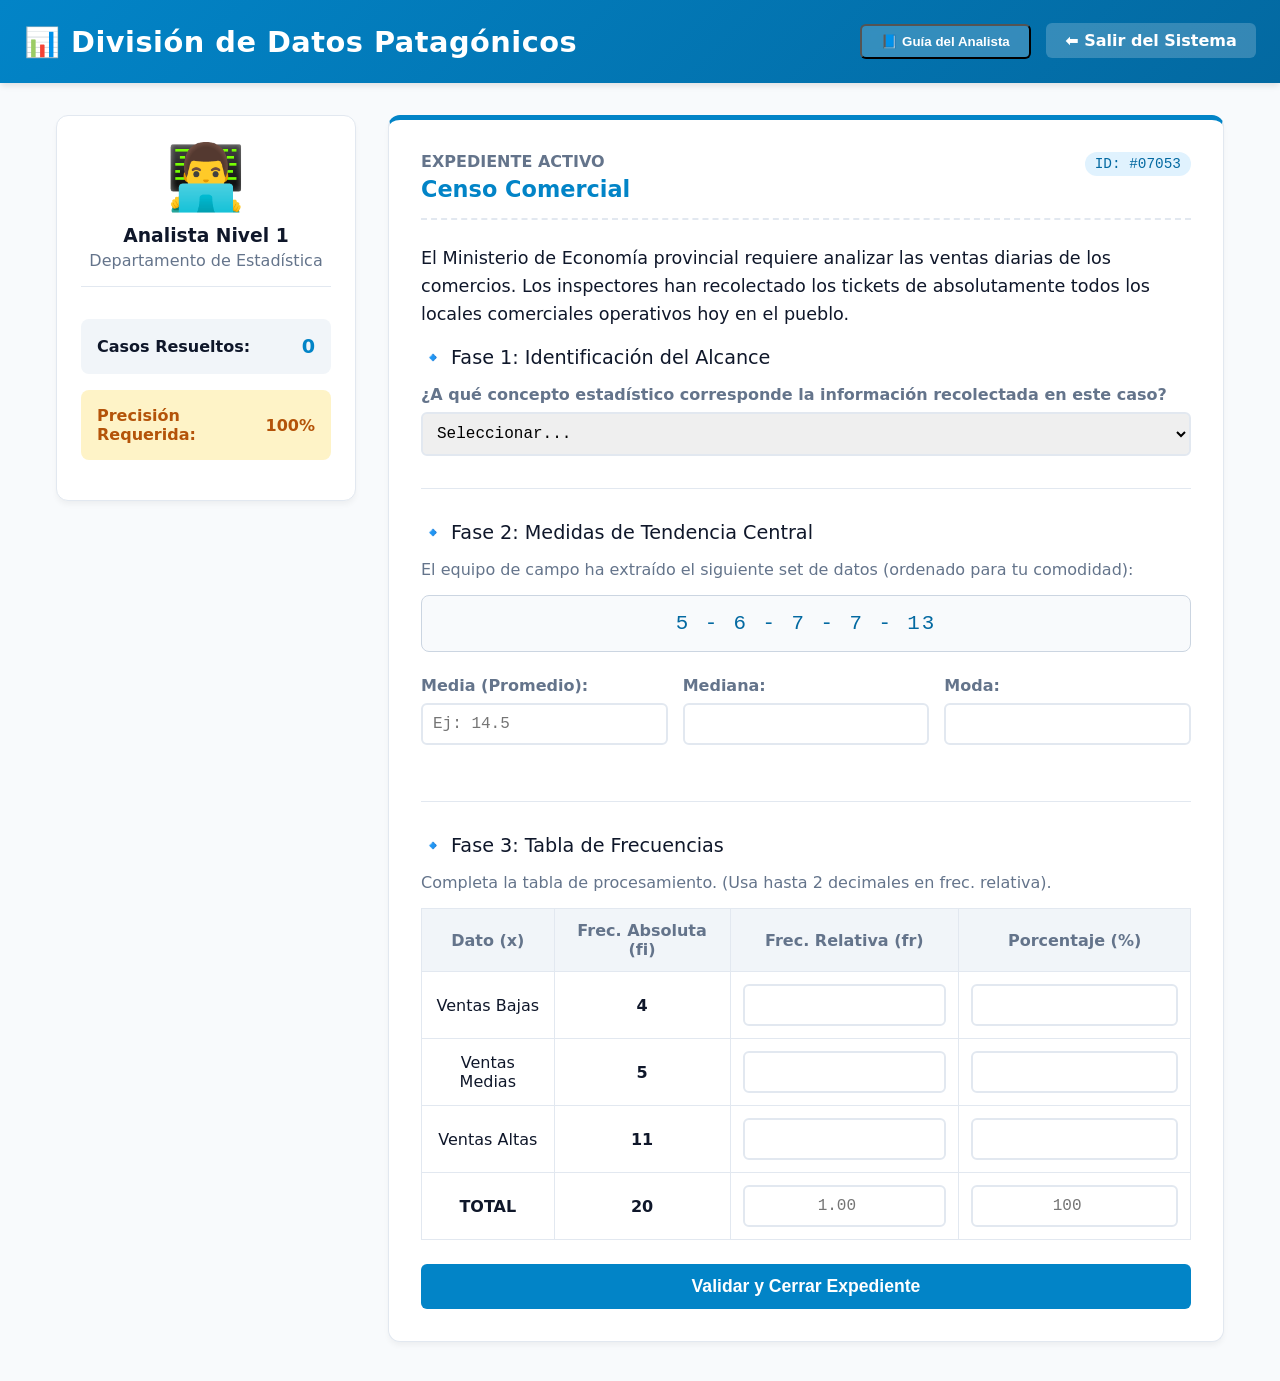
<file: juego6.html>
<!DOCTYPE html>
<html lang="es">
<head>
    <meta charset="UTF-8">
    <meta name="viewport" content="width=device-width, initial-scale=1.0">
    <title>División de Datos Patagónicos | CPES N°30</title>
    <style>
        :root {
            --bg-color: #F8FAFC;
            --dashboard-bg: #FFFFFF;
            --primary: #0284C7; /* Azul analítico */
            --secondary: #0369A1;
            --accent: #F59E0B;
            --text-dark: #0F172A;
            --text-muted: #64748B;
            --success: #10B981;
            --danger: #EF4444;
            --border-color: #E2E8F0;
        }

        body {
            font-family: 'Segoe UI', system-ui, -apple-system, sans-serif;
            background-color: var(--bg-color);
            color: var(--text-dark);
            margin: 0;
            padding: 0;
            min-height: 100vh;
            display: flex;
            flex-direction: column;
        }

        header {
            background: linear-gradient(135deg, var(--primary), var(--secondary));
            color: white;
            padding: 1.5rem;
            display: flex;
            justify-content: space-between;
            align-items: center;
            box-shadow: 0 4px 6px -1px rgba(0,0,0,0.1);
        }

        .header-title h1 { margin: 0; font-size: 1.8rem; letter-spacing: 0.5px; display: flex; align-items: center; gap: 10px;}
        .header-title p { margin: 5px 0 0 0; color: #E0F2FE; font-size: 1rem; }
        
        .btn-nav {
            padding: 0.5rem 1.2rem; background: rgba(255,255,255,0.2);
            color: white; text-decoration: none; border-radius: 6px;
            font-weight: 600; backdrop-filter: blur(4px); transition: 0.3s;
        }
        .btn-nav:hover { background: rgba(255,255,255,0.3); }

        main {
            flex: 1; padding: 2rem 1rem;
            max-width: 1200px; margin: 0 auto; width: 100%;
            box-sizing: border-box;
        }

        .dashboard {
            display: grid; grid-template-columns: 300px 1fr; gap: 2rem;
        }

        /* Panel lateral de progreso */
        .side-panel {
            background: var(--dashboard-bg); border-radius: 12px; padding: 1.5rem;
            box-shadow: 0 4px 6px -1px rgba(0,0,0,0.05); border: 1px solid var(--border-color);
            height: fit-content;
        }

        .analyst-profile { text-align: center; margin-bottom: 2rem; padding-bottom: 1rem; border-bottom: 1px solid var(--border-color); }
        .analyst-profile .avatar { font-size: 4rem; margin-bottom: 10px; }
        
        .stat-box {
            background: #F1F5F9; padding: 1rem; border-radius: 8px; margin-bottom: 1rem;
            display: flex; justify-content: space-between; align-items: center; font-weight: bold;
        }

        /* Área Principal del Expediente */
        .workspace { display: flex; flex-direction: column; gap: 1.5rem; }

        .case-card {
            background: var(--dashboard-bg); border-radius: 12px; padding: 2rem;
            box-shadow: 0 4px 6px -1px rgba(0,0,0,0.05); border: 1px solid var(--border-color);
            border-top: 5px solid var(--primary);
        }

        .case-header {
            display: flex; justify-content: space-between; align-items: flex-start;
            margin-bottom: 1.5rem; border-bottom: 2px dashed var(--border-color); padding-bottom: 1rem;
        }

        .case-title { font-size: 1.4rem; color: var(--primary); font-weight: bold; margin: 0; }
        .case-id { background: #E0F2FE; color: var(--secondary); padding: 4px 10px; border-radius: 20px; font-size: 0.9rem; font-family: monospace; }

        .phase-title { font-size: 1.2rem; color: var(--text-dark); margin-bottom: 1rem; display: flex; align-items: center; gap: 8px; }
        
        /* Controles de formulario */
        .form-group { margin-bottom: 1.5rem; }
        .form-group label { display: block; font-weight: 600; margin-bottom: 8px; color: var(--text-muted); }
        
        input[type="number"], select {
            width: 100%; padding: 10px; border: 2px solid var(--border-color);
            border-radius: 6px; font-size: 1rem; transition: border 0.3s;
            box-sizing: border-box; font-family: monospace;
        }
        input[type="number"]:focus, select:focus { border-color: var(--primary); outline: none; }

        .data-array-display {
            background: #F8FAFC; border: 1px solid #CBD5E1; padding: 1rem;
            border-radius: 8px; font-family: monospace; font-size: 1.3rem;
            letter-spacing: 2px; text-align: center; margin-bottom: 1.5rem;
            color: var(--secondary);
        }

        /* Tabla de Frecuencias */
        table { width: 100%; border-collapse: collapse; margin-bottom: 1.5rem; }
        th, td { border: 1px solid var(--border-color); padding: 12px; text-align: center; }
        th { background: #F1F5F9; color: var(--text-muted); font-weight: 600; }
        td input { width: 80px; text-align: center; margin: 0 auto; }

        .btn-submit {
            background: var(--primary); color: white; border: none;
            padding: 12px 25px; border-radius: 6px; font-weight: bold;
            font-size: 1.1rem; cursor: pointer; transition: 0.3s; width: 100%;
        }
        .btn-submit:hover { background: var(--secondary); transform: translateY(-2px); }

        .feedback {
            margin-top: 1rem; padding: 1rem; border-radius: 6px; font-weight: bold;
            display: none; text-align: center;
        }
        .feedback.success { display: block; background: #D1FAE5; color: #065F46; border: 1px solid #34D399; }
        .feedback.error { display: block; background: #FEE2E2; color: #991B1B; border: 1px solid #F87171; }

        /* Modal Tutorial */
        .modal {
            position: fixed; top: 0; left: 0; width: 100%; height: 100%;
            background: rgba(15, 23, 42, 0.8); backdrop-filter: blur(4px);
            display: flex; justify-content: center; align-items: center;
            z-index: 2000; opacity: 0; visibility: hidden; transition: 0.3s;
        }
        .modal.active { opacity: 1; visibility: visible; }
        .modal-content {
            background: white; padding: 2.5rem; border-radius: 12px;
            max-width: 600px; width: 90%; max-height: 80vh; overflow-y: auto;
        }
        .modal-content h2 { color: var(--primary); margin-top: 0; }
        .formula-box { background: #F1F5F9; padding: 10px; border-left: 4px solid var(--accent); margin: 10px 0; font-family: monospace; }

        @media (max-width: 900px) {
            .dashboard { grid-template-columns: 1fr; }
            .side-panel { order: -1; display: flex; justify-content: space-between; align-items: center; padding: 1rem; }
            .analyst-profile { margin: 0; padding: 0; border: none; display: flex; align-items: center; gap: 15px; }
            .analyst-profile .avatar { font-size: 2.5rem; margin: 0; }
            .stat-box { margin-bottom: 0; margin-left: 10px; }
            th, td { padding: 8px; font-size: 0.9rem; }
            td input { width: 60px; }
        }
    </style>
</head>
<body>

    <header>
        <div class="header-title">
            <h1>📊 División de Datos Patagónicos</h1>
        </div>
        <div>
            <button class="btn-nav" onclick="openTutorial()" style="margin-right: 10px; cursor: pointer;">📘 Guía del Analista</button>
            <a href="index.html" class="btn-nav">⬅ Salir del Sistema</a>
        </div>
    </header>

    <main>
        <div class="dashboard">
            <div class="side-panel">
                <div class="analyst-profile">
                    <div class="avatar">👨‍💻</div>
                    <h3 style="margin: 0; color: var(--text-dark);">Analista Nivel <span id="level-txt">1</span></h3>
                    <p style="color: var(--text-muted); margin: 5px 0 0 0;">Departamento de Estadística</p>
                </div>
                <div class="stat-box">
                    <span>Casos Resueltos:</span>
                    <span id="score-txt" style="color: var(--primary); font-size: 1.2rem;">0</span>
                </div>
                <div class="stat-box" style="background: #FEF3C7; color: #B45309;">
                    <span>Precisión Requerida:</span>
                    <span>100%</span>
                </div>
            </div>

            <div class="workspace">
                <div class="case-card">
                    <div class="case-header">
                        <div>
                            <p style="color: var(--text-muted); margin: 0 0 5px 0; font-weight: bold;">EXPEDIENTE ACTIVO</p>
                            <h2 class="case-title" id="scenario-title">Cargando caso...</h2>
                        </div>
                        <span class="case-id" id="case-id">ID: #0000</span>
                    </div>

                    <p id="scenario-desc" style="font-size: 1.1rem; line-height: 1.6;"></p>

                    <div class="phase-title">🔹 Fase 1: Identificación del Alcance</div>
                    <div class="form-group">
                        <label id="q-pop-sample">¿A qué concepto estadístico corresponde la información recolectada en este caso?</label>
                        <select id="ans-concept">
                            <option value="">Seleccionar...</option>
                            <option value="poblacion">Población (Se analizó a todos los elementos)</option>
                            <option value="muestra">Muestra (Se analizó a un subgrupo representativo)</option>
                        </select>
                    </div>

                    <hr style="border: 0; border-top: 1px solid var(--border-color); margin: 2rem 0;">

                    <div class="phase-title">🔹 Fase 2: Medidas de Tendencia Central</div>
                    <p style="color: var(--text-muted);">El equipo de campo ha extraído el siguiente set de datos (ordenado para tu comodidad):</p>
                    <div class="data-array-display" id="data-array">
                        --
                    </div>
                    
                    <div style="display: grid; grid-template-columns: repeat(auto-fit, minmax(150px, 1fr)); gap: 15px;">
                        <div class="form-group">
                            <label>Media (Promedio):</label>
                            <input type="number" id="ans-media" step="0.01" placeholder="Ej: 14.5">
                        </div>
                        <div class="form-group">
                            <label>Mediana:</label>
                            <input type="number" id="ans-mediana" step="0.01">
                        </div>
                        <div class="form-group">
                            <label>Moda:</label>
                            <input type="number" id="ans-moda" step="0.01">
                        </div>
                    </div>

                    <hr style="border: 0; border-top: 1px solid var(--border-color); margin: 2rem 0;">

                    <div class="phase-title">🔹 Fase 3: Tabla de Frecuencias</div>
                    <p style="color: var(--text-muted);">Completa la tabla de procesamiento. (Usa hasta 2 decimales en frec. relativa).</p>
                    <div style="overflow-x: auto;">
                        <table>
                            <thead>
                                <tr>
                                    <th>Dato (x)</th>
                                    <th>Frec. Absoluta (fi)</th>
                                    <th>Frec. Relativa (fr)</th>
                                    <th>Porcentaje (%)</th>
                                </tr>
                            </thead>
                            <tbody id="table-body">
                                </tbody>
                            <tfoot>
                                <tr>
                                    <td style="font-weight: bold;">TOTAL</td>
                                    <td style="font-weight: bold;" id="table-total-fi">--</td>
                                    <td><input type="number" id="ans-total-fr" placeholder="1.00"></td>
                                    <td><input type="number" id="ans-total-pct" placeholder="100"></td>
                                </tr>
                            </tfoot>
                        </table>
                    </div>

                    <div id="feedback-msg" class="feedback"></div>

                    <button class="btn-submit" onclick="verifyCase()">Validar y Cerrar Expediente</button>
                </div>
            </div>
        </div>
    </main>

    <div id="tutorial-modal" class="modal">
        <div class="modal-content">
            <h2>📘 Manual de Análisis Estadístico</h2>
            <p>Bienvenido al equipo. Aquí tienes los conceptos clave para procesar la información:</p>
            
            <h3 style="color: var(--secondary);">1. Población vs. Muestra</h3>
            <ul>
                <li><b>Población:</b> El conjunto total de individuos u objetos de interés.</li>
                <li><b>Muestra:</b> Una parte o subconjunto representativo de la población.</li>
            </ul>

            <h3 style="color: var(--secondary);">2. Tendencia Central</h3>
            <div class="formula-box">
                <b>Media (Promedio):</b> Suma de todos los datos ÷ cantidad total de datos.<br>
                <b>Mediana:</b> El valor que está exactamente en el medio al ordenar los datos de menor a mayor.<br>
                <b>Moda:</b> El valor que más se repite.
            </div>

            <h3 style="color: var(--secondary);">3. Frecuencias</h3>
            <div class="formula-box">
                <b>Frec. Absoluta (fi):</b> Cuántas veces aparece un dato.<br>
                <b>Frec. Relativa (fr):</b> fi ÷ Total de datos (La suma de fr debe dar 1).<br>
                <b>Porcentaje (%):</b> fr × 100 (La suma debe dar 100%).
            </div>

            <button class="btn-submit" onclick="closeTutorial()" style="margin-top: 15px;">Entendido</button>
        </div>
    </div>

    <script>
        // --- BASE DE DATOS DE ESCENARIOS ---
        const scenarios = [
            {
                title: "Monitoreo del Viento Eólico",
                descBase: "Se instalaron anemómetros en el parque eólico cercano a Tres Lagos para medir la velocidad de ráfagas.",
                isSample: true,
                descContext: "Debido a la inmensidad del territorio, se seleccionaron aleatoriamente 3 turbinas para el estudio del día.",
                dataLabels: ["Ráfagas de 60km/h", "Ráfagas de 80km/h", "Ráfagas de 100km/h"]
            },
            {
                title: "Censo Comercial",
                descBase: "El Ministerio de Economía provincial requiere analizar las ventas diarias de los comercios.",
                isSample: false,
                descContext: "Los inspectores han recolectado los tickets de absolutamente todos los locales comerciales operativos hoy en el pueblo.",
                dataLabels: ["Ventas Bajas", "Ventas Medias", "Ventas Altas"]
            },
            {
                title: "Rendimiento en Ciencias",
                descBase: "Se analizan las calificaciones del último examen de Física Cuántica y Economía.",
                isSample: true,
                descContext: "Para proyectar el rendimiento provincial, se tomaron como caso de estudio solo los exámenes de 5to año del CPES N°30.",
                dataLabels: ["Aprobado (6)", "Aprobado (8)", "Sobresaliente (10)"]
            }
        ];

        let currentCase = {};
        let score = 0;
        let level = 1;

        // --- GENERADOR DEL CASO ---
        function generateCase() {
            document.getElementById('feedback-msg').className = 'feedback'; // Reset feedback
            document.getElementById('case-id').innerText = `ID: #0${Math.floor(Math.random() * 9000) + 1000}`;
            
            // 1. Seleccionar Escenario
            const baseScenario = scenarios[Math.floor(Math.random() * scenarios.length)];
            currentCase.isSample = baseScenario.isSample;
            
            document.getElementById('scenario-title').innerText = baseScenario.title;
            document.getElementById('scenario-desc').innerText = `${baseScenario.descBase} ${baseScenario.descContext}`;

            // 2. Generar Array de Datos (Fase 2)
            // Para mantenerlo calculable a mano, array de 5 o 7 números
            const size = (Math.random() > 0.5) ? 5 : 7; 
            let rawData = [];
            
            // Generar una moda clara
            const modeValue = Math.floor(Math.random() * 10) + 5; 
            rawData.push(modeValue, modeValue); 
            if(size === 7) rawData.push(modeValue); // Reforzar moda

            // Rellenar resto asegurando que la media de exacto o .5 para no frustrar
            while(rawData.length < size) {
                rawData.push(Math.floor(Math.random() * 10) + 5);
            }

            rawData.sort((a, b) => a - b);
            currentCase.array = rawData;
            document.getElementById('data-array').innerText = rawData.join(" - ");

            // Calcular respuestas correctas Fase 2
            let sum = rawData.reduce((a, b) => a + b, 0);
            currentCase.media = parseFloat((sum / size).toFixed(2));
            currentCase.mediana = rawData[Math.floor(size / 2)];
            currentCase.moda = modeValue;

            // 3. Generar Tabla de Frecuencias (Fase 3)
            // Valores que den fr exactos (denominador 10, 20 o 50)
            const totals = [10, 20, 50];
            const tableTotal = totals[Math.floor(Math.random() * totals.length)];
            
            let fi1 = Math.floor(Math.random() * (tableTotal/2)) + 1;
            let fi2 = Math.floor(Math.random() * (tableTotal/3)) + 1;
            let fi3 = tableTotal - fi1 - fi2;

            currentCase.table = [
                { label: baseScenario.dataLabels[0], fi: fi1, fr: (fi1/tableTotal).toFixed(2), pct: (fi1/tableTotal)*100 },
                { label: baseScenario.dataLabels[1], fi: fi2, fr: (fi2/tableTotal).toFixed(2), pct: (fi2/tableTotal)*100 },
                { label: baseScenario.dataLabels[2], fi: fi3, fr: (fi3/tableTotal).toFixed(2), pct: (fi3/tableTotal)*100 }
            ];

            renderTable(currentCase.table, tableTotal);

            // Limpiar inputs
            document.getElementById('ans-concept').value = "";
            document.getElementById('ans-media').value = "";
            document.getElementById('ans-mediana').value = "";
            document.getElementById('ans-moda').value = "";
            document.getElementById('ans-total-fr').value = "";
            document.getElementById('ans-total-pct').value = "";
        }

        function renderTable(tableData, total) {
            const tbody = document.getElementById('table-body');
            tbody.innerHTML = '';
            
            tableData.forEach((row, index) => {
                const tr = document.createElement('tr');
                tr.innerHTML = `
                    <td>${row.label}</td>
                    <td style="font-weight: bold;">${row.fi}</td>
                    <td><input type="number" id="ans-fr-${index}" step="0.01"></td>
                    <td><input type="number" id="ans-pct-${index}"></td>
                `;
                tbody.appendChild(tr);
            });

            document.getElementById('table-total-fi').innerText = total;
        }

        // --- SISTEMA DE VALIDACIÓN ---
        function verifyCase() {
            const feedback = document.getElementById('feedback-msg');
            let errors = [];

            // Fase 1
            const concept = document.getElementById('ans-concept').value;
            if (concept === "") errors.push("Fase 1: Debes seleccionar Población o Muestra.");
            else if ((currentCase.isSample && concept !== 'muestra') || (!currentCase.isSample && concept !== 'poblacion')) {
                errors.push("Fase 1 Incorrecta: Relee el contexto para identificar si se analizó el total o una parte.");
            }

            // Fase 2
            const ansMedia = parseFloat(document.getElementById('ans-media').value);
            const ansMediana = parseFloat(document.getElementById('ans-mediana').value);
            const ansModa = parseFloat(document.getElementById('ans-moda').value);

            if (isNaN(ansMedia) || isNaN(ansMediana) || isNaN(ansModa)) {
                errors.push("Fase 2: Faltan calcular medidas de tendencia central.");
            } else {
                if (ansMedia !== currentCase.media) errors.push(`Fase 2: La Media es incorrecta. (Tip: Suma todos y divide por ${currentCase.array.length})`);
                if (ansMediana !== currentCase.mediana) errors.push("Fase 2: La Mediana es incorrecta. Busca el valor del medio exacto.");
                if (ansModa !== currentCase.moda) errors.push("Fase 2: La Moda es incorrecta. Busca el que más se repite.");
            }

            // Fase 3
            let tableErrors = false;
            currentCase.table.forEach((row, i) => {
                let fr = parseFloat(document.getElementById(`ans-fr-${i}`).value);
                let pct = parseFloat(document.getElementById(`ans-pct-${i}`).value);
                if (fr != row.fr || pct != row.pct) tableErrors = true;
            });

            let tFr = parseFloat(document.getElementById('ans-total-fr').value);
            let tPct = parseFloat(document.getElementById('ans-total-pct').value);

            if (tableErrors) errors.push("Fase 3: Hay errores en el cálculo de Frecuencia Relativa (fi/Total) o Porcentaje.");
            if (tFr !== 1 && tFr !== 1.0) errors.push("Fase 3: El total de Frecuencia Relativa siempre debe ser 1.");
            if (tPct !== 100) errors.push("Fase 3: El total de Porcentaje siempre debe ser 100%.");

            // Resultado
            if (errors.length > 0) {
                feedback.innerHTML = "<b>⚠️ Se encontraron discrepancias en el análisis:</b><br><br>" + errors.join("<br>");
                feedback.className = 'feedback error';
            } else {
                feedback.innerHTML = "<b>✅ ¡Expediente Validado Correctamente!</b> Procesando siguiente caso...";
                feedback.className = 'feedback success';
                score += 1;
                level = Math.floor(score / 3) + 1;
                
                document.getElementById('score-txt').innerText = score;
                document.getElementById('level-txt').innerText = level;

                setTimeout(generateCase, 2500); // Avanza automático
            }
        }

        // --- MENÚS ---
        function openTutorial() { document.getElementById('tutorial-modal').classList.add('active'); }
        function closeTutorial() { document.getElementById('tutorial-modal').classList.remove('active'); }

        // Inicializar
        window.onload = generateCase;
    </script>
</body>
</html>
</file>
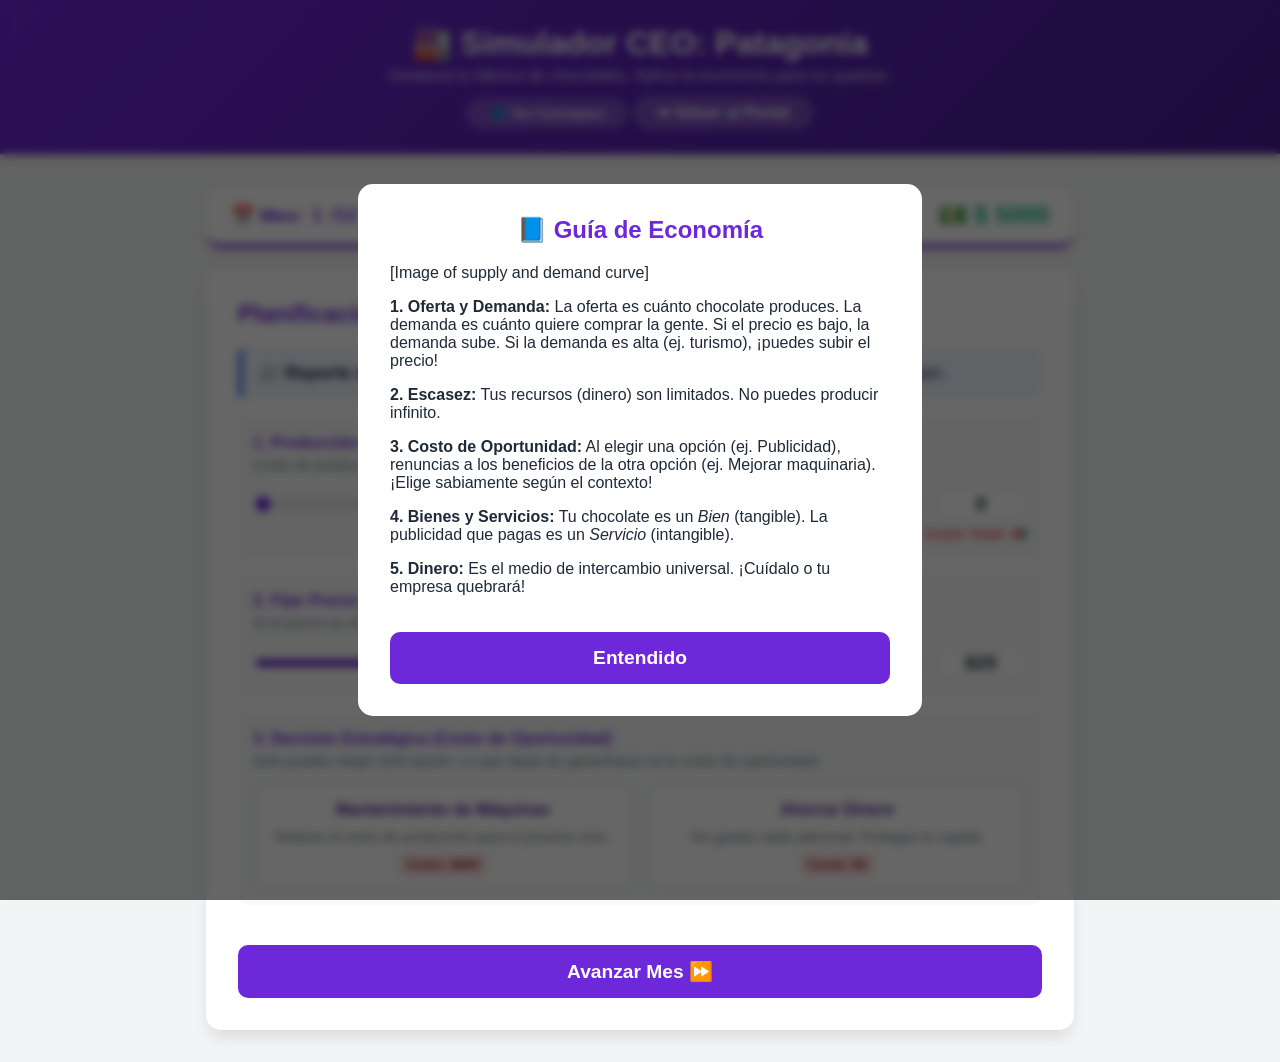
<file: juego7.html>
<!DOCTYPE html>
<html lang="es">
<head>
    <meta charset="UTF-8">
    <meta name="viewport" content="width=device-width, initial-scale=1.0">
    <title>CEO Simulator: Economía Austral | CPES N°30</title>
    <style>
        :root {
            --primary: #6D28D9; /* Violeta Económico */
            --secondary: #4C1D95;
            --money: #10B981; /* Verde Dinero */
            --warning: #F59E0B;
            --danger: #EF4444;
            --bg-color: #F3F4F6;
            --card-bg: #FFFFFF;
            --text-main: #1F2937;
        }

        body {
            font-family: 'Segoe UI', Tahoma, Geneva, Verdana, sans-serif;
            background-color: var(--bg-color);
            color: var(--text-main);
            margin: 0;
            padding: 0;
            min-height: 100vh;
            display: flex;
            flex-direction: column;
            user-select: none;
        }

        header {
            background: linear-gradient(135deg, var(--primary), var(--secondary));
            color: white;
            text-align: center;
            padding: 1.5rem;
            box-shadow: 0 4px 6px rgba(0,0,0,0.1);
        }

        header h1 { margin: 0; font-size: 2rem; display: flex; justify-content: center; align-items: center; gap: 10px;}
        header p { margin: 5px 0 0 0; color: #DDD6FE; }

        .btn-volver {
            display: inline-block; margin-top: 10px; padding: 0.5rem 1.5rem;
            background: rgba(255, 255, 255, 0.2); color: white; text-decoration: none;
            border-radius: 50px; font-weight: bold; transition: 0.3s; cursor: pointer; border: none;
        }
        .btn-volver:hover { background: rgba(255, 255, 255, 0.3); }

        main {
            flex-grow: 1; padding: 2rem 1rem;
            max-width: 900px; margin: 0 auto; width: 100%; box-sizing: border-box;
        }

        /* HUD: Barra de Estado */
        .hud-container {
            display: flex; justify-content: space-between; align-items: center;
            background: var(--card-bg); padding: 15px 25px; border-radius: 15px;
            box-shadow: 0 4px 6px rgba(0,0,0,0.05); margin-bottom: 20px;
            border-bottom: 4px solid var(--primary); flex-wrap: wrap; gap: 10px;
        }

        .stat { font-size: 1.2rem; font-weight: bold; display: flex; align-items: center; gap: 8px;}
        .stat-money { color: var(--money); font-size: 1.5rem; }
        .stat-month { color: var(--primary); }

        /* Pantallas del Juego */
        .game-panel {
            background: var(--card-bg); border-radius: 15px; padding: 2rem;
            box-shadow: 0 10px 15px -3px rgba(0,0,0,0.1); display: none;
        }
        .game-panel.active { display: block; animation: fadeIn 0.4s; }

        @keyframes fadeIn { from { opacity: 0; transform: translateY(10px); } to { opacity: 1; transform: translateY(0); } }

        /* Panel de Noticias (Mercado) */
        .news-alert {
            background: #EFF6FF; border-left: 5px solid #3B82F6; padding: 15px;
            border-radius: 8px; margin-bottom: 20px; font-size: 1.1rem;
        }

        /* Controles de Producción */
        .control-group { margin-bottom: 20px; background: #F9FAFB; padding: 15px; border-radius: 10px; }
        .control-group label { display: block; font-weight: bold; margin-bottom: 10px; color: var(--primary); }
        .slider-container { display: flex; align-items: center; gap: 15px; }
        input[type="range"] { flex-grow: 1; accent-color: var(--primary); }
        .slider-value { font-size: 1.2rem; font-weight: bold; background: white; padding: 5px 15px; border-radius: 5px; border: 1px solid #E5E7EB; min-width: 60px; text-align: center;}

        /* Cartas de Decisión (Costo de Oportunidad) */
        .decision-grid { display: grid; grid-template-columns: 1fr 1fr; gap: 15px; margin-top: 15px; }
        .decision-card {
            border: 2px solid #E5E7EB; border-radius: 10px; padding: 15px; cursor: pointer;
            transition: 0.3s; text-align: center; background: white;
        }
        .decision-card:hover { border-color: var(--primary); background: #F5F3FF; transform: translateY(-3px); }
        .decision-card.selected { border-color: var(--money); background: #ECFDF5; box-shadow: 0 0 0 2px var(--money); }
        .decision-card h4 { margin: 0 0 10px 0; color: var(--secondary); }
        .decision-card p { font-size: 0.9rem; color: #6B7280; margin: 0 0 10px 0; }
        .cost-badge { background: #FEE2E2; color: #991B1B; padding: 4px 8px; border-radius: 5px; font-weight: bold; font-size: 0.8rem; }

        .btn-action {
            background: var(--primary); color: white; border: none; width: 100%;
            padding: 15px; border-radius: 10px; font-size: 1.2rem; font-weight: bold;
            cursor: pointer; transition: 0.3s; margin-top: 20px;
        }
        .btn-action:hover { background: var(--secondary); transform: scale(1.02); }

        /* Reporte de Fin de Mes */
        .report-box { text-align: center; }
        .profit { color: var(--money); font-size: 2rem; font-weight: bold; margin: 15px 0; }
        .loss { color: var(--danger); font-size: 2rem; font-weight: bold; margin: 15px 0; }
        .report-details { background: #F9FAFB; padding: 15px; border-radius: 10px; text-align: left; margin-bottom: 20px; }
        
        /* Modal General (Teoría / Tutorial) */
        .modal {
            position: fixed; top: 0; left: 0; width: 100%; height: 100%;
            background: rgba(0,0,0,0.6); backdrop-filter: blur(4px);
            display: flex; justify-content: center; align-items: center;
            z-index: 2000; opacity: 0; visibility: hidden; transition: 0.3s;
        }
        .modal.active { opacity: 1; visibility: visible; }
        .modal-content {
            background: white; padding: 2rem; border-radius: 15px; max-width: 500px;
            width: 90%; max-height: 85vh; overflow-y: auto; text-align: center;
        }
        .modal-content h2 { color: var(--primary); margin-top: 0; }
        
        /* Opciones de Quiz Teórico */
        .quiz-option {
            display: block; width: 100%; padding: 12px; margin-bottom: 10px;
            background: #F3F4F6; border: 2px solid #E5E7EB; border-radius: 8px;
            font-size: 1rem; cursor: pointer; transition: 0.2s; font-weight: bold;
        }
        .quiz-option:hover { background: #E0E7FF; border-color: var(--primary); }
        .quiz-option.correct { background: #D1FAE5; border-color: var(--money); color: #065F46; }
        .quiz-option.wrong { background: #FEE2E2; border-color: var(--danger); color: #991B1B; }

        @media (max-width: 600px) {
            .decision-grid { grid-template-columns: 1fr; }
            .hud-container { flex-direction: column; align-items: flex-start; }
        }
    </style>
</head>
<body>

    <header>
        <h1>🏭 Simulador CEO: Patagonia</h1>
        <p>Gestiona tu fábrica de chocolates. Aplica la economía para no quebrar.</p>
        <div>
            <button class="btn-volver" onclick="openTutorial()">📘 Ver Conceptos</button>
            <a href="index.html" class="btn-volver">⬅ Volver al Portal</a>
        </div>
    </header>

    <main>
        <div class="hud-container">
            <div class="stat stat-month">📅 Mes: <span id="hud-month">1</span>/12</div>
            <div class="stat">📦 Stock: <span id="hud-stock">0</span></div>
            <div class="stat stat-money">💵 $<span id="hud-money">5000</span></div>
        </div>

        <div id="panel-planning" class="game-panel active">
            <h2 style="color: var(--primary); margin-top: 0;">Planificación del Mes</h2>
            
            <div id="market-news" class="news-alert">
                <strong>📰 Reporte del Mercado:</strong> Inicio de operaciones. La demanda es estable.
            </div>

            <div class="control-group">
                <label>1. Producción (Escasez de Recursos)</label>
                <p style="font-size: 0.9rem; color: #6B7280; margin-top: -5px;">Costo de producción: $10 por chocolate.</p>
                <div class="slider-container">
                    <input type="range" id="slider-prod" min="0" max="500" value="100" step="10" oninput="updateSliders()">
                    <div class="slider-value" id="val-prod">100</div>
                </div>
                <div style="text-align: right; font-size: 0.9rem; color: var(--danger); font-weight: bold; margin-top: 5px;">
                    Costo Total: $<span id="cost-prod">1000</span>
                </div>
            </div>

            <div class="control-group">
                <label>2. Fijar Precio (Oferta y Demanda)</label>
                <p style="font-size: 0.9rem; color: #6B7280; margin-top: -5px;">Si el precio es muy alto y la demanda baja, no venderás nada.</p>
                <div class="slider-container">
                    <input type="range" id="slider-price" min="10" max="100" value="25" step="1" oninput="updateSliders()">
                    <div class="slider-value">$<span id="val-price">25</span></div>
                </div>
            </div>

            <div class="control-group">
                <label>3. Decisión Estratégica (Costo de Oportunidad)</label>
                <p style="font-size: 0.9rem; color: #6B7280; margin-top: -5px;">Solo puedes elegir UNA opción. Lo que dejas de ganar/hacer es tu costo de oportunidad.</p>
                <div class="decision-grid" id="decision-box">
                    </div>
            </div>

            <button class="btn-action" onclick="finishMonth()">Avanzar Mes ⏩</button>
        </div>

        <div id="panel-report" class="game-panel">
            <div class="report-box">
                <h2>📊 Cierre de Mes</h2>
                <div id="report-icon" style="font-size: 4rem;">📈</div>
                <div id="report-money" class="profit">+$0</div>
                
                <div class="report-details">
                    <p>📦 Unidades Vendidas: <strong id="rep-sold">0</strong></p>
                    <p>🗑️ Unidades Sobrantes: <strong id="rep-stock">0</strong> (Se guardan en inventario)</p>
                    <p>💡 Impacto del Costo de Oportunidad: <strong id="rep-opp">Ninguno</strong></p>
                </div>

                <button class="btn-action" onclick="nextMonth()">Ir al Siguiente Mes</button>
            </div>
        </div>
    </main>

    <div id="tutorial-modal" class="modal">
        <div class="modal-content" style="text-align: left;">
            <h2 style="text-align: center;">📘 Guía de Economía</h2>
            

[Image of supply and demand curve]

            <p><strong>1. Oferta y Demanda:</strong> La oferta es cuánto chocolate produces. La demanda es cuánto quiere comprar la gente. Si el precio es bajo, la demanda sube. Si la demanda es alta (ej. turismo), ¡puedes subir el precio!</p>
            <p><strong>2. Escasez:</strong> Tus recursos (dinero) son limitados. No puedes producir infinito.</p>
            
            <p><strong>3. Costo de Oportunidad:</strong> Al elegir una opción (ej. Publicidad), renuncias a los beneficios de la otra opción (ej. Mejorar maquinaria). ¡Elige sabiamente según el contexto!</p>
            <p><strong>4. Bienes y Servicios:</strong> Tu chocolate es un <em>Bien</em> (tangible). La publicidad que pagas es un <em>Servicio</em> (intangible).</p>
            <p><strong>5. Dinero:</strong> Es el medio de intercambio universal. ¡Cuídalo o tu empresa quebrará!</p>
            <button class="btn-action" onclick="closeTutorial()">Entendido</button>
        </div>
    </div>

    <div id="quiz-modal" class="modal">
        <div class="modal-content">
            <h2>🕵️‍♂️ Auditoría de Inversores</h2>
            <p>Para recibir un subsidio de <strong>$2000</strong>, debes demostrar tus conocimientos económicos.</p>
            <h3 id="quiz-question" style="color: var(--secondary); margin: 20px 0;">¿Pregunta?</h3>
            <div id="quiz-options">
                </div>
        </div>
    </div>

    <div id="game-over-modal" class="modal">
        <div class="modal-content">
            <h2 id="end-title">Fin del Juego</h2>
            <p id="end-msg">Mensaje</p>
            <h1 id="end-score" style="color: var(--money); font-size: 3rem; margin: 10px 0;">$0</h1>
            <button class="btn-action" onclick="location.reload()">Jugar de Nuevo</button>
        </div>
    </div>

    <script>
        // --- ESTADO DEL JUEGO ---
        let state = {
            month: 1,
            money: 5000,
            stock: 0,
            productionCost: 10,
            baseDemand: 150, // Cuántos comprarían a precio normal
            currentDemandModifier: 1.0,
            selectedDecision: null
        };

        // --- EVENTOS DE MERCADO ---
        const marketEvents = [
            { text: "Temporada normal. Las ventas en el pueblo son estables.", demandMod: 1.0 },
            { text: "¡Fiesta Nacional del Trekking! Llegaron miles de turistas.", demandMod: 2.0 }, // Alta demanda
            { text: "Ola de frío polar. La gente se queda en casa y no sale a comprar.", demandMod: 0.5 }, // Baja demanda
            { text: "Una influencer local recomendó tus chocolates en Instagram.", demandMod: 1.5 },
            { text: "Crisis de inflación nacional. La gente recorta gastos.", demandMod: 0.6 },
            { text: "Llegada de cruceros internacionales a la región.", demandMod: 1.8 }
        ];

        // --- DECISIONES (Costo de Oportunidad) ---
        const decisions = [
            {
                id: 'mkt',
                title: 'Contratar Publicidad Local',
                desc: 'Aumenta un poco la demanda, pero cuesta dinero fijo. (Servicio)',
                cost: 500,
                effect: () => { state.currentDemandModifier += 0.3; return "Demanda impulsada por publicidad."; }
            },
            {
                id: 'tech',
                title: 'Mantenimiento de Máquinas',
                desc: 'Reduce el costo de producción para el próximo mes.',
                cost: 800,
                effect: () => { state.productionCost -= 2; return "Costo de producción reducido a $" + state.productionCost + "."; }
            },
            {
                id: 'none',
                title: 'Ahorrar Dinero',
                desc: 'No gastas nada adicional. Proteges tu capital.',
                cost: 0,
                effect: () => { return "Decidiste ahorrar. No hubo impactos extra."; }
            }
        ];

        // --- AUDITORÍAS TEÓRICAS ---
        const quizzes = [
            {
                q: "El chocolate que fabricas se considera un...",
                options: [
                    { text: "Bien económico (Tangible y satisface una necesidad)", correct: true },
                    { text: "Servicio (Intangible)", correct: false },
                    { text: "Costo de Oportunidad", correct: false }
                ]
            },
            {
                q: "¿Qué es el Costo de Oportunidad?",
                options: [
                    { text: "El valor de la mejor opción a la que renuncias al tomar una decisión.", correct: true },
                    { text: "El costo de comprar máquinas nuevas.", correct: false },
                    { text: "El impuesto que te cobra el gobierno por vender.", correct: false }
                ]
            },
            {
                q: "Si la Demanda por tus chocolates sube mucho (ej. hay turismo), ¿qué pasa normalmente con el precio?",
                options: [
                    { text: "Tiende a subir, porque hay escasez del producto frente a tantos compradores.", correct: true },
                    { text: "Tiende a bajar, porque hay mucha gente.", correct: false },
                    { text: "No cambia, el mercado lo prohíbe.", correct: false }
                ]
            },
            {
                q: "¿Cuál es la función principal del Dinero en tu empresa?",
                options: [
                    { text: "Ser un medio de cambio aceptado para comprar insumos y cobrar ventas.", correct: true },
                    { text: "Ser un bien que se puede comer.", correct: false },
                    { text: "Generar escasez artificial.", correct: false }
                ]
            }
        ];

        // --- INICIALIZACIÓN ---
        function initTurn() {
            // Actualizar HUD
            document.getElementById('hud-month').innerText = state.month;
            document.getElementById('hud-money').innerText = state.money;
            document.getElementById('hud-stock').innerText = state.stock;

            // Restablecer valores base para el turno
            if(state.productionCost < 5) state.productionCost = 5; // Limite
            state.selectedDecision = null;
            
            // Elegir evento aleatorio
            const event = marketEvents[Math.floor(Math.random() * marketEvents.length)];
            state.currentDemandModifier = event.demandMod;
            document.getElementById('market-news').innerHTML = `<strong>📰 Reporte del Mercado:</strong> ${event.text}`;

            // Configurar Sliders
            const maxProd = Math.floor(state.money / state.productionCost);
            const sliderProd = document.getElementById('slider-prod');
            sliderProd.max = maxProd > 1000 ? 1000 : maxProd; // Cap visual
            sliderProd.value = 0;
            
            document.getElementById('slider-price').value = 25; // Precio default sugerido
            
            updateSliders();
            renderDecisions();
            
            switchPanel('panel-planning');
        }

        function updateSliders() {
            const prod = parseInt(document.getElementById('slider-prod').value);
            const price = parseInt(document.getElementById('slider-price').value);
            
            document.getElementById('val-prod').innerText = prod;
            document.getElementById('cost-prod').innerText = prod * state.productionCost;
            document.getElementById('val-price').innerText = price;

            // Validar que no produzca más de lo que puede pagar sumando decisiones
            checkBudget();
        }

        function renderDecisions() {
            const box = document.getElementById('decision-box');
            box.innerHTML = '';
            
            // Mezclar decisiones para variedad
            let options = [...decisions].sort(() => 0.5 - Math.random()).slice(0, 2); 
            // Siempre asegurar que haya una opción barata/gratis si el dinero es bajo
            if (!options.some(d => d.cost === 0)) options[1] = decisions.find(d => d.id === 'none');

            options.forEach(dec => {
                const card = document.createElement('div');
                card.className = 'decision-card';
                card.innerHTML = `
                    <h4>${dec.title}</h4>
                    <p>${dec.desc}</p>
                    <span class="cost-badge">Costo: $${dec.cost}</span>
                `;
                card.onclick = () => selectDecision(card, dec);
                box.appendChild(card);
            });
        }

        function selectDecision(element, decisionObj) {
            document.querySelectorAll('.decision-card').forEach(c => c.classList.remove('selected'));
            element.classList.add('selected');
            state.selectedDecision = decisionObj;
            checkBudget();
        }

        function checkBudget() {
            const prodCost = parseInt(document.getElementById('slider-prod').value) * state.productionCost;
            const decCost = state.selectedDecision ? state.selectedDecision.cost : 0;
            
            if (prodCost + decCost > state.money) {
                document.getElementById('cost-prod').style.color = "var(--danger)";
                document.getElementById('cost-prod').innerText += " (¡Fondos Insuficientes!)";
                return false;
            } else {
                document.getElementById('cost-prod').style.color = "var(--text-main)";
                return true;
            }
        }

        // --- LÓGICA DE RESOLUCIÓN DEL MES ---
        function finishMonth() {
            if (!state.selectedDecision) {
                alert("Debes elegir una Decisión Estratégica para analizar tu costo de oportunidad.");
                return;
            }
            if (!checkBudget()) {
                alert("No tienes dinero suficiente. Reduce la producción o cambia tu decisión.");
                return;
            }

            // Aplicar costos
            const prodAmount = parseInt(document.getElementById('slider-prod').value);
            const price = parseInt(document.getElementById('slider-price').value);
            const prodCostTotal = prodAmount * state.productionCost;
            
            state.money -= prodCostTotal;
            state.money -= state.selectedDecision.cost;
            state.stock += prodAmount;

            // Ejecutar efecto de decisión (puede modificar demanda)
            const decEffectMsg = state.selectedDecision.effect();

            // Calcular Demanda Final vs Precio (Curva de Demanda básica)
            // Precio de equilibrio estimado: 25
            let priceFactor = 1;
            if (price > 25) {
                priceFactor = Math.max(0, 1 - ((price - 25) * 0.03)); // Por cada peso sobre 25, cae 3% la demanda
            } else if (price < 25) {
                priceFactor = 1 + ((25 - price) * 0.05); // Precio bajo sube demanda
            }

            let finalDemand = Math.floor(state.baseDemand * state.currentDemandModifier * priceFactor);
            
            // Calcular Ventas
            let sold = 0;
            if (finalDemand >= state.stock) {
                sold = state.stock; // Vendió todo
                state.stock = 0;
            } else {
                sold = finalDemand; // Sobró stock
                state.stock -= finalDemand;
            }

            let revenue = sold * price;
            let profit = revenue - (prodCostTotal + state.selectedDecision.cost);
            state.money += revenue;

            // Renderizar Reporte
            document.getElementById('report-money').innerText = (profit >= 0 ? "+" : "") + "$" + profit;
            document.getElementById('report-money').className = profit >= 0 ? "profit" : "loss";
            document.getElementById('report-icon').innerText = profit >= 0 ? "📈" : "📉";
            
            document.getElementById('rep-sold').innerText = sold;
            document.getElementById('rep-stock').innerText = state.stock;
            document.getElementById('rep-opp').innerText = decEffectMsg;

            document.getElementById('hud-money').innerText = state.money;
            document.getElementById('hud-stock').innerText = state.stock;

            switchPanel('panel-report');

            // Quiebra check
            if (state.money <= 0 && state.stock === 0) {
                endGame("¡Bancarrota! 💥", "Te has quedado sin liquidez (Dinero) y sin bienes para vender. La escasez te superó.");
            }
        }

        function nextMonth() {
            state.month++;
            
            if (state.month > 12) {
                endGame("¡Año Completado! 🏆", "Has logrado mantener la empresa a flote todo el año. ¡Excelente gestión CEO!");
                return;
            }

            // Cada 3 meses, Auditoría Teórica
            if (state.month === 4 || state.month === 8 || state.month === 12) {
                triggerQuiz();
            } else {
                initTurn();
            }
        }

        // --- SISTEMA DE QUIZ TEÓRICO ---
        function triggerQuiz() {
            const qObj = quizzes[Math.floor(Math.random() * quizzes.length)];
            document.getElementById('quiz-question').innerText = qObj.q;
            
            const box = document.getElementById('quiz-options');
            box.innerHTML = '';
            
            // Mezclar opciones
            let opts = [...qObj.options].sort(() => 0.5 - Math.random());
            
            opts.forEach(opt => {
                const btn = document.createElement('button');
                btn.className = 'quiz-option';
                btn.innerText = opt.text;
                btn.onclick = () => {
                    if (opt.correct) {
                        btn.classList.add('correct');
                        state.money += 2000;
                        setTimeout(() => {
                            alert("¡Correcto! Has ganado $2000 de subsidio por aplicar buena teoría económica.");
                            document.getElementById('quiz-modal').classList.remove('active');
                            initTurn();
                        }, 1000);
                    } else {
                        btn.classList.add('wrong');
                        setTimeout(() => {
                            alert("Incorrecto. Pierdes la oportunidad del subsidio.");
                            document.getElementById('quiz-modal').classList.remove('active');
                            initTurn();
                        }, 1000);
                    }
                };
                box.appendChild(btn);
            });

            document.getElementById('quiz-modal').classList.add('active');
        }

        // --- UTILIDADES ---
        function switchPanel(panelId) {
            document.querySelectorAll('.game-panel').forEach(p => p.classList.remove('active'));
            document.getElementById(panelId).classList.add('active');
        }

        function endGame(title, msg) {
            document.getElementById('end-title').innerText = title;
            document.getElementById('end-title').style.color = title.includes("Bancarrota") ? "var(--danger)" : "var(--primary)";
            document.getElementById('end-msg').innerText = msg;
            document.getElementById('end-score').innerText = "Capital Final: $" + state.money;
            document.getElementById('game-over-modal').classList.add('active');
        }

        function openTutorial() { document.getElementById('tutorial-modal').classList.add('active'); }
        function closeTutorial() { document.getElementById('tutorial-modal').classList.remove('active'); }

        // Iniciar primer mes
        window.onload = () => {
            initTurn();
            openTutorial(); // Mostrar tutorial al inicio
        };
    </script>
</body>
</html>
</file>
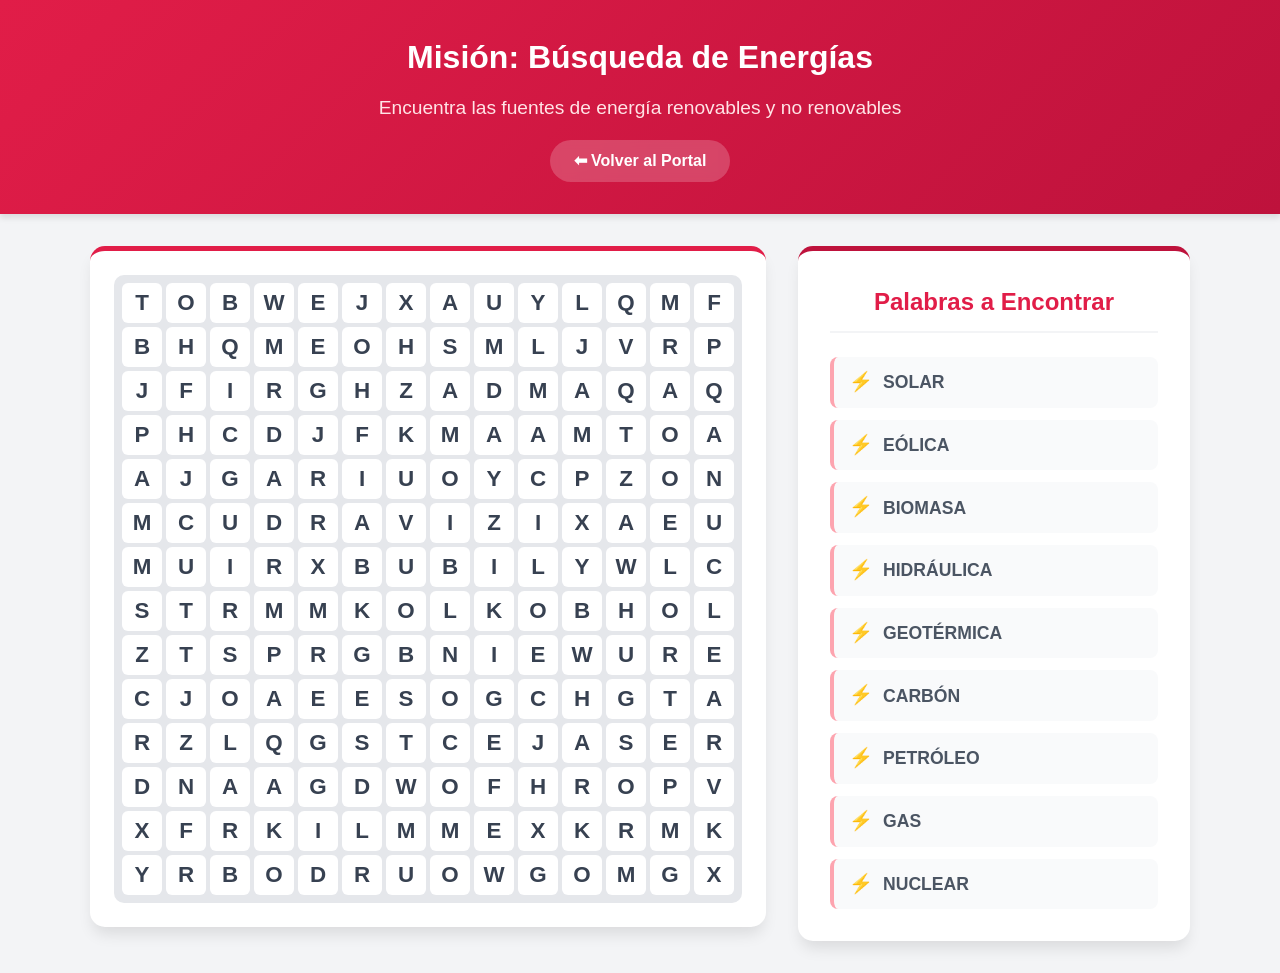
<file: sopa.html>
<!DOCTYPE html>
<html lang="es">
<head>
    <meta charset="UTF-8">
    <meta name="viewport" content="width=device-width, initial-scale=1.0">
    <title>Sopa de Letras - Energías | CPES N°30</title>
    <style>
        :root {
            --primary-color: #E11D48; /* Color de Física */
            --secondary-color: #BE123C;
            --bg-color: #F3F4F6;
            --card-bg: #FFFFFF;
            --text-main: #1F2937;
            --success-color: #10B981;
            --hover-color: #FDA4AF;
        }

        body {
            font-family: 'Segoe UI', Tahoma, Geneva, Verdana, sans-serif;
            background-color: var(--bg-color);
            color: var(--text-main);
            margin: 0;
            padding: 0;
            line-height: 1.6;
            user-select: none; /* Evita que el texto se sombree al arrastrar */
        }

        header {
            background: linear-gradient(135deg, var(--primary-color), var(--secondary-color));
            color: white;
            text-align: center;
            padding: 2rem 1rem;
            box-shadow: 0 4px 6px rgba(0,0,0,0.1);
        }

        header h1 { margin: 0; font-size: 2rem; }
        header p { margin: 10px 0 0 0; font-size: 1.2rem; color: #FFE4E6; }

        .btn-volver {
            display: inline-block;
            margin-top: 1rem;
            padding: 0.5rem 1.5rem;
            background-color: rgba(255, 255, 255, 0.2);
            color: white;
            text-decoration: none;
            border-radius: 50px;
            font-weight: bold;
            backdrop-filter: blur(5px);
            transition: background 0.3s;
        }

        .btn-volver:hover { background-color: rgba(255, 255, 255, 0.4); }

        main { 
            max-width: 1100px; 
            margin: 2rem auto; 
            padding: 0 1rem;
            display: flex;
            flex-wrap: wrap;
            gap: 2rem;
            justify-content: center;
            align-items: flex-start;
        }

        .game-container {
            background-color: var(--card-bg);
            border-radius: 15px;
            padding: 1.5rem;
            box-shadow: 0 10px 15px -3px rgba(0,0,0,0.1);
            border-top: 5px solid var(--primary-color);
        }

        /* Cuadrícula de la Sopa de Letras */
        #grid {
            display: grid;
            gap: 4px;
            background-color: #E5E7EB;
            padding: 8px;
            border-radius: 10px;
            touch-action: none; /* Crucial para evitar scroll al jugar en móviles */
        }

        .cell {
            width: 40px;
            height: 40px;
            background-color: white;
            display: flex;
            justify-content: center;
            align-items: center;
            font-weight: bold;
            font-size: 1.4rem;
            cursor: pointer;
            border-radius: 6px;
            text-transform: uppercase;
            color: #374151;
            transition: all 0.15s ease;
            overflow: hidden; /* Evita que contenido inyectado desborde */
        }

        /* Colores de estado de las celdas */
        .cell.selected {
            background-color: var(--hover-color);
            color: var(--secondary-color);
            transform: scale(0.95);
        }

        .cell.found {
            background-color: var(--success-color);
            color: white;
            box-shadow: inset 0 0 10px rgba(0,0,0,0.1);
        }

        /* Lista de Palabras */
        .words-container {
            background-color: var(--card-bg);
            border-radius: 15px;
            padding: 2rem;
            box-shadow: 0 10px 15px -3px rgba(0,0,0,0.1);
            border-top: 5px solid var(--secondary-color);
            min-width: 280px;
            flex-grow: 1;
            max-width: 350px;
        }

        .words-container h3 {
            margin-top: 0;
            color: var(--primary-color);
            text-align: center;
            font-size: 1.5rem;
            border-bottom: 2px solid #F3F4F6;
            padding-bottom: 10px;
        }

        .word-list {
            list-style: none;
            padding: 0;
            margin: 0;
            display: flex;
            flex-direction: column;
            gap: 12px;
        }

        .word-item {
            font-size: 1.1rem;
            font-weight: 600;
            padding: 10px 15px;
            background-color: #F9FAFB;
            border-radius: 8px;
            border-left: 4px solid var(--hover-color);
            transition: all 0.3s;
            display: flex;
            align-items: center;
            color: #4B5563;
        }

        .word-item::before {
            content: '⚡';
            margin-right: 10px;
            font-size: 1.2rem;
        }

        .word-item.found {
            text-decoration: line-through;
            background-color: #D1FAE5;
            border-left-color: var(--success-color);
            color: #065F46;
            opacity: 0.8;
        }

        .word-item.found::before { content: '✅'; }

        /* Modal de Victoria */
        .modal {
            position: fixed; top: 0; left: 0; width: 100%; height: 100%;
            background: rgba(0,0,0,0.7); backdrop-filter: blur(5px);
            display: flex; justify-content: center; align-items: center;
            z-index: 2000; opacity: 0; visibility: hidden; transition: 0.4s;
        }
        .modal.active { opacity: 1; visibility: visible; }
        .modal-content {
            background: white; padding: 3rem; border-radius: 20px;
            text-align: center; max-width: 450px; width: 90%;
            box-shadow: 0 20px 25px -5px rgba(0,0,0,0.1);
        }
        .modal-content h2 { color: var(--success-color); font-size: 2.5rem; margin-top: 0;}
        .btn-restart {
            background: var(--primary-color); color: white; border: none;
            padding: 15px 30px; border-radius: 50px; font-weight: bold;
            cursor: pointer; font-size: 1.2rem; margin-top: 20px;
            transition: background 0.3s, transform 0.2s;
            box-shadow: 0 4px 6px rgba(225, 29, 72, 0.3);
        }
        .btn-restart:hover { background: var(--secondary-color); transform: translateY(-2px); }

        @media (max-width: 768px) {
            .cell { width: 32px; height: 32px; font-size: 1.2rem; }
            #grid { gap: 2px; padding: 4px; }
            main { flex-direction: column; align-items: center; }
            .words-container { width: 100%; max-width: 100%; }
        }
    </style>
</head>
<body>

    <header>
        <h1>Misión: Búsqueda de Energías</h1>
        <p>Encuentra las fuentes de energía renovables y no renovables</p>
        <a href="index.html" class="btn-volver">⬅ Volver al Portal</a>
    </header>

    <main>
        <div class="game-container notranslate" translate="no">
            <div id="grid"></div>
        </div>

        <div class="words-container">
            <h3>Palabras a Encontrar</h3>
            <ul class="word-list" id="word-list">
                </ul>
        </div>
    </main>

    <div id="win-modal" class="modal">
        <div class="modal-content">
            <h2>¡Misión Cumplida! 🏆</h2>
            <p>Has asegurado todas las fuentes de energía para el sistema. ¡Excelente trabajo!</p>
            <button class="btn-restart" onclick="initGame()">Jugar de Nuevo</button>
            <br><br>
            <a href="index.html" style="color: #6B7280; text-decoration: none; margin-top: 15px; display: inline-block;">Volver al inicio</a>
        </div>
    </div>

    <script>
        // Configuración separada: display visual vs búsqueda lógica (sin tildes)
        const wordsConfig = [
            { display: "SOLAR", search: "SOLAR" },
            { display: "EÓLICA", search: "EOLICA" },
            { display: "BIOMASA", search: "BIOMASA" },
            { display: "HIDRÁULICA", search: "HIDRAULICA" },
            { display: "GEOTÉRMICA", search: "GEOTERMICA" },
            { display: "CARBÓN", search: "CARBON" },
            { display: "PETRÓLEO", search: "PETROLEO" },
            { display: "GAS", search: "GAS" },
            { display: "NUCLEAR", search: "NUCLEAR" }
        ];
        
        const gridSize = 14; 
        let grid = [];
        let isSelecting = false;
        let startCell = null;
        let selectedCells = [];
        let wordsFound = 0;

        // Movimientos posibles: Horizontal, Vertical, Diagonales
        const directions = [
            [0, 1], [1, 0], [1, 1], [-1, 1], 
            [0, -1], [-1, 0], [-1, -1], [1, -1] 
        ];

        function initGame() {
            wordsFound = 0;
            document.getElementById('win-modal').classList.remove('active');
            generateEmptyGrid();
            placeWords();
            fillEmptySpaces();
            renderGrid();
            renderWordList();
        }

        function generateEmptyGrid() {
            grid = Array.from({ length: gridSize }, () => Array(gridSize).fill(''));
        }

        function placeWords() {
            // Ordenar por longitud para acomodar las más largas primero
            let sortedWords = [...wordsConfig].sort((a, b) => b.search.length - a.search.length);
            
            sortedWords.forEach(wordObj => {
                const word = wordObj.search;
                let placed = false;
                let attempts = 0;
                
                while (!placed && attempts < 500) {
                    const dir = directions[Math.floor(Math.random() * directions.length)];
                    const row = Math.floor(Math.random() * gridSize);
                    const col = Math.floor(Math.random() * gridSize);
                    
                    if (canPlaceWord(word, row, col, dir)) {
                        for (let i = 0; i < word.length; i++) {
                            grid[row + i * dir[0]][col + i * dir[1]] = word[i];
                        }
                        placed = true;
                    }
                    attempts++;
                }
            });
        }

        function canPlaceWord(word, row, col, dir) {
            for (let i = 0; i < word.length; i++) {
                const newRow = row + i * dir[0];
                const newCol = col + i * dir[1];
                
                if (newRow < 0 || newRow >= gridSize || newCol < 0 || newCol >= gridSize) {
                    return false; 
                }
                if (grid[newRow][newCol] !== '' && grid[newRow][newCol] !== word[i]) {
                    return false; 
                }
            }
            return true;
        }

        function fillEmptySpaces() {
            const letters = "ABCDEFGHIJKLMNOPQRSTUVWXYZ";
            for (let r = 0; r < gridSize; r++) {
                for (let c = 0; c < gridSize; c++) {
                    if (grid[r][c] === '') {
                        grid[r][c] = letters.charAt(Math.floor(Math.random() * letters.length));
                    }
                }
            }
        }

        function renderGrid() {
            const gridElement = document.getElementById('grid');
            gridElement.style.gridTemplateColumns = `repeat(${gridSize}, 1fr)`;
            gridElement.innerHTML = '';

            for (let r = 0; r < gridSize; r++) {
                for (let c = 0; c < gridSize; c++) {
                    const cell = document.createElement('div');
                    cell.className = 'cell';
                    cell.textContent = grid[r][c];
                    cell.dataset.row = r;
                    cell.dataset.col = c;
                    
                    // Eventos Mouse
                    cell.addEventListener('mousedown', handlePointerDown);
                    cell.addEventListener('mouseenter', handlePointerEnter);
                    
                    gridElement.appendChild(cell);
                }
            }
            
            // Eventos táctiles delegados al contenedor para mejor rendimiento
            gridElement.addEventListener('touchstart', handleTouchStart, {passive: false});
            gridElement.addEventListener('touchmove', handleTouchMove, {passive: false});
            
            document.addEventListener('mouseup', handlePointerUp);
            document.addEventListener('touchend', handlePointerUp);
        }

        function renderWordList() {
            const listElement = document.getElementById('word-list');
            listElement.innerHTML = '';
            wordsConfig.forEach(wordObj => {
                const li = document.createElement('li');
                li.className = 'word-item';
                li.id = `word-${wordObj.search}`;
                li.textContent = wordObj.display;
                listElement.appendChild(li);
            });
        }

        // --- LÓGICA DE SELECCIÓN FLUIDA ---

        function getCell(row, col) {
            return document.querySelector(`.cell[data-row="${row}"][data-col="${col}"]`);
        }

        function clearSelection() {
            document.querySelectorAll('.cell.selected:not(.found)').forEach(c => c.classList.remove('selected'));
            selectedCells = [];
        }

        function handlePointerDown(e) {
            if(e.target.classList.contains('found')) return; 
            isSelecting = true;
            startCell = { row: parseInt(e.target.dataset.row), col: parseInt(e.target.dataset.col) };
            clearSelection();
            selectCell(e.target);
        }

        function handlePointerEnter(e) {
            if (!isSelecting) return;
            const endRow = parseInt(e.target.dataset.row);
            const endCol = parseInt(e.target.dataset.col);
            calculateLine(startCell.row, startCell.col, endRow, endCol);
        }

        function handleTouchStart(e) {
            const touch = e.touches[0];
            const target = document.elementFromPoint(touch.clientX, touch.clientY);
            if (target && target.classList.contains('cell')) {
                e.preventDefault(); 
                handlePointerDown({target: target});
            }
        }

        function handleTouchMove(e) {
            if (!isSelecting) return;
            const touch = e.touches[0];
            const target = document.elementFromPoint(touch.clientX, touch.clientY);
            if (target && target.classList.contains('cell')) {
                e.preventDefault();
                const endRow = parseInt(target.dataset.row);
                const endCol = parseInt(target.dataset.col);
                calculateLine(startCell.row, startCell.col, endRow, endCol);
            }
        }

        function calculateLine(r1, c1, r2, c2) {
            clearSelection();
            const rowDiff = r2 - r1;
            const colDiff = c2 - c1;
            
            // Validar si es una línea recta permitida (Horizontal, Vertical, Diagonal)
            if (r1 === r2 || c1 === c2 || Math.abs(rowDiff) === Math.abs(colDiff)) {
                const rowStep = rowDiff === 0 ? 0 : rowDiff / Math.abs(rowDiff);
                const colStep = colDiff === 0 ? 0 : colDiff / Math.abs(colDiff);
                const steps = Math.max(Math.abs(rowDiff), Math.abs(colDiff));

                for (let i = 0; i <= steps; i++) {
                    const r = r1 + (i * rowStep);
                    const c = c1 + (i * colStep);
                    selectCell(getCell(r, c));
                }
            } else {
                selectCell(getCell(r1, c1));
            }
        }

        function selectCell(cell) {
            if (cell) {
                cell.classList.add('selected');
                if(!selectedCells.includes(cell)) selectedCells.push(cell);
            }
        }

        function handlePointerUp() {
            if (!isSelecting) return;
            isSelecting = false;
            
            // Extraer la palabra leída
            const selectedWord = selectedCells.map(c => c.textContent).join('');
            const reversedWord = selectedWord.split('').reverse().join('');

            // Validar si coincide con el listado
            const validSearchWords = wordsConfig.map(w => w.search);
            let foundWord = null;
            
            if (validSearchWords.includes(selectedWord)) foundWord = selectedWord;
            else if (validSearchWords.includes(reversedWord)) foundWord = reversedWord;

            const wordElement = foundWord ? document.getElementById(`word-${foundWord}`) : null;

            if (foundWord && wordElement && !wordElement.classList.contains('found')) {
                // Éxito: Marcar en la grilla y en la lista
                selectedCells.forEach(c => {
                    c.classList.remove('selected');
                    c.classList.add('found');
                });
                
                wordElement.classList.add('found');
                wordsFound++;

                if (wordsFound === wordsConfig.length) {
                    setTimeout(() => {
                        document.getElementById('win-modal').classList.add('active');
                    }, 600);
                }
            } else {
                // Fallo: Limpiar la selección
                clearSelection();
            }
        }

        window.onload = initGame;
    </script>
</body>
</html>
</file>
